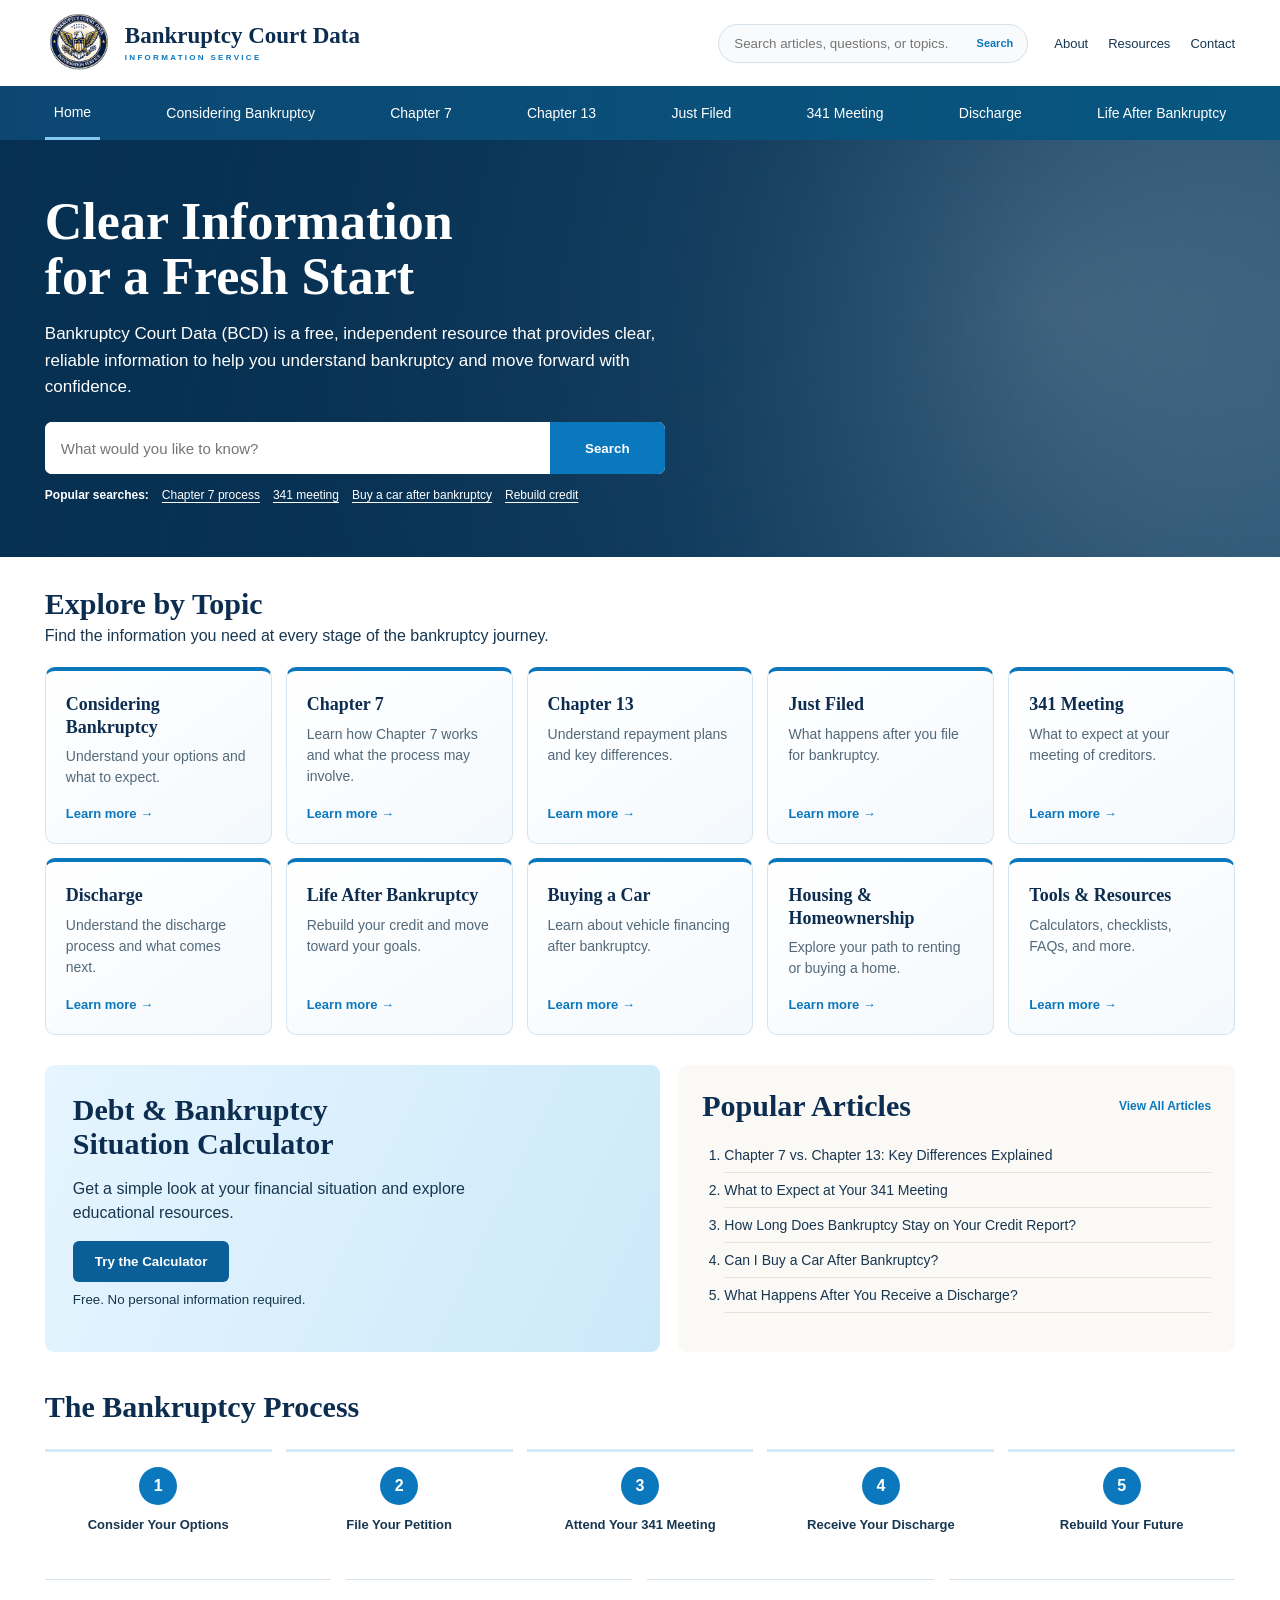
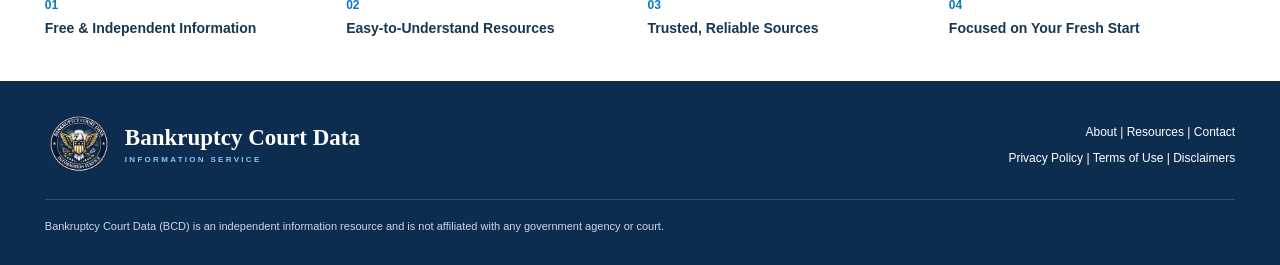
<file: index.html>
<!doctype html>
<html lang="en">
<head>
  <meta charset="utf-8">
  <meta name="viewport" content="width=device-width, initial-scale=1">
  <meta name="description" content="Clear, independent bankruptcy information and fresh-start resources.">
  <title>Bankruptcy Court Data | Clear Information for a Fresh Start</title>
  <link rel="stylesheet" href="/styles.css?v=7">
</head>
<body>
<header class="site-header">
  <div class="top wrap">
    <a class="brand" href="/">
      <img src="/bcd-logo.png" alt="Bankruptcy Court Data Information Service logo">
      <span class="brand-copy">
        <strong>Bankruptcy Court Data</strong>
        <small>INFORMATION SERVICE</small>
      </span>
    </a>

    <div class="header-search">
      <input type="search" placeholder="Search articles, questions, or topics..." aria-label="Search">
      <span class="search-word">Search</span>
    </div>

    <div class="minor">
      <a href="#about">About</a>
      <a href="#resources">Resources</a>
      <a href="#contact">Contact</a>
    </div>

    <button class="menu" id="menu" type="button" aria-label="Open navigation">Menu</button>
  </div>

  <nav id="nav">
    <div class="wrap navlinks">
      <a class="active" href="/">Home</a>
      <a href="/considering-bankruptcy/">Considering Bankruptcy</a>
      <a href="/chapter-7/">Chapter 7</a>
      <a href="/chapter-13/">Chapter 13</a>
      <a href="/just-filed/">Just Filed</a>
      <a href="/341-meeting/">341 Meeting</a>
      <a href="/discharge/">Discharge</a>
      <a href="/life-after-bankruptcy/">Life After Bankruptcy</a>
    </div>
  </nav>
</header>

<main>
  <section class="hero">
    <div class="wrap hero-content">
      <h1>Clear Information<br>for a Fresh Start</h1>
      <p>Bankruptcy Court Data (BCD) is a free, independent resource that provides clear, reliable information to help you understand bankruptcy and move forward with confidence.</p>
      <form class="big-search" onsubmit="return false;">
        <input type="search" placeholder="What would you like to know?" aria-label="Search BCD">
        <button type="submit">Search</button>
      </form>
      <div class="popular">
        <b>Popular searches:</b>
        <a href="/chapter-7/">Chapter 7 process</a>
        <a href="#meeting">341 meeting</a>
        <a href="#car">Buy a car after bankruptcy</a>
        <a href="#after">Rebuild credit</a>
      </div>
    </div>
  </section>

  <section class="wrap topics" id="resources">
    <h2>Explore by Topic</h2>
    <p class="sub">Find the information you need at every stage of the bankruptcy journey.</p>

    <div class="topic-grid">
      <a class="topic" id="considering" href="/considering-bankruptcy/"><span class="topic-mark">01</span><b>Considering Bankruptcy</b><p>Understand your options and what to expect.</p><em>Learn more</em></a>
      <a class="topic" id="chapter7" href="/chapter-7/"><span class="topic-mark">07</span><b>Chapter 7</b><p>Learn how Chapter 7 works and what the process may involve.</p><em>Learn more</em></a>
      <a class="topic" id="chapter13" href="/chapter-13/"><span class="topic-mark">13</span><b>Chapter 13</b><p>Understand repayment plans and key differences.</p><em>Learn more</em></a>
      <a class="topic" id="filed" href="/just-filed/"><span class="topic-mark">02</span><b>Just Filed</b><p>What happens after you file for bankruptcy.</p><em>Learn more</em></a>
      <a class="topic" id="meeting" href="/341-meeting/"><span class="topic-mark">341</span><b>341 Meeting</b><p>What to expect at your meeting of creditors.</p><em>Learn more</em></a>
      <a class="topic" id="discharge" href="/discharge/"><span class="topic-mark">03</span><b>Discharge</b><p>Understand the discharge process and what comes next.</p><em>Learn more</em></a>
      <a class="topic" id="after" href="/life-after-bankruptcy/"><span class="topic-mark">04</span><b>Life After Bankruptcy</b><p>Rebuild your credit and move toward your goals.</p><em>Learn more</em></a>
      <a class="topic" id="car" href="/buying-a-car/"><span class="topic-mark">05</span><b>Buying a Car</b><p>Learn about vehicle financing after bankruptcy.</p><em>Learn more</em></a>
      <a class="topic" href="#"><span class="topic-mark">06</span><b>Housing &amp; Homeownership</b><p>Explore your path to renting or buying a home.</p><em>Learn more</em></a>
      <a class="topic" href="#calculator"><span class="topic-mark">+</span><b>Tools &amp; Resources</b><p>Calculators, checklists, FAQs, and more.</p><em>Learn more</em></a>
    </div>
  </section>

  <section class="wrap split">
    <div class="calc-promo" id="calculator">
      <div>
        <h2>Debt &amp; Bankruptcy<br>Situation Calculator</h2>
        <p>Get a simple look at your financial situation and explore educational resources.</p>
        <button id="openCalc" type="button">Try the Calculator</button>
        <small>Free. No personal information required.</small>
      </div>
    </div>

    <div class="articles">
      <div class="article-head"><h2>Popular Articles</h2><a href="#">View All Articles</a></div>
      <ol>
        <li><a href="#">Chapter 7 vs. Chapter 13: Key Differences Explained</a></li>
        <li><a href="#">What to Expect at Your 341 Meeting</a></li>
        <li><a href="#">How Long Does Bankruptcy Stay on Your Credit Report?</a></li>
        <li><a href="#">Can I Buy a Car After Bankruptcy?</a></li>
        <li><a href="#">What Happens After You Receive a Discharge?</a></li>
      </ol>
    </div>
  </section>

  <section class="calculator-panel wrap" id="calcPanel" hidden>
    <div class="calcbox">
      <button class="close" id="closeCalc" type="button">Close</button>
      <h2>Debt Situation Calculator</h2>
      <p>Enter monthly amounts. This is an educational snapshot only.</p>
      <form id="debtForm">
        <label>Take-home income<input id="income" type="number" min="0" required></label>
        <label>Essential expenses<input id="expenses" type="number" min="0" required></label>
        <label>Debt payments<input id="payments" type="number" min="0" required></label>
        <label>Total unsecured debt<input id="debt" type="number" min="0"></label>
        <button type="submit">Calculate</button>
      </form>
      <div id="result" hidden><b id="resultText"></b><p id="resultMsg"></p></div>
      <small>This calculator does not determine whether you should file bankruptcy and is not legal or financial advice.</small>
    </div>
  </section>

  <section class="wrap process">
    <h2>The Bankruptcy Process</h2>
    <div class="steps">
      <div><span>1</span><b>Consider Your Options</b></div>
      <div><span>2</span><b>File Your Petition</b></div>
      <div><span>3</span><b>Attend Your 341 Meeting</b></div>
      <div><span>4</span><b>Receive Your Discharge</b></div>
      <div><span>5</span><b>Rebuild Your Future</b></div>
    </div>
  </section>

  <section class="wrap promise" id="about">
    <div><span>01</span><p><b>Free &amp; Independent Information</b></p></div>
    <div><span>02</span><p><b>Easy-to-Understand Resources</b></p></div>
    <div><span>03</span><p><b>Trusted, Reliable Sources</b></p></div>
    <div><span>04</span><p><b>Focused on Your Fresh Start</b></p></div>
  </section>
</main>

<footer id="contact">
  <div class="wrap footer">
    <a class="brand footer-brand" href="/">
      <img src="/bcd-logo.png" alt="Bankruptcy Court Data Information Service logo">
      <span class="brand-copy"><strong>Bankruptcy Court Data</strong><small>INFORMATION SERVICE</small></span>
    </a>
    <div class="footerlinks">
      <p><a href="#about">About</a> | <a href="#resources">Resources</a> | <a href="#contact">Contact</a></p>
      <p><a href="#">Privacy Policy</a> | <a href="#">Terms of Use</a> | <a href="#">Disclaimers</a></p>
    </div>
    <p class="disclaimer">Bankruptcy Court Data (BCD) is an independent information resource and is not affiliated with any government agency or court.</p>
  </div>
</footer>

<script src="/script.js?v=7"></script>
</body>
</html>
</file>
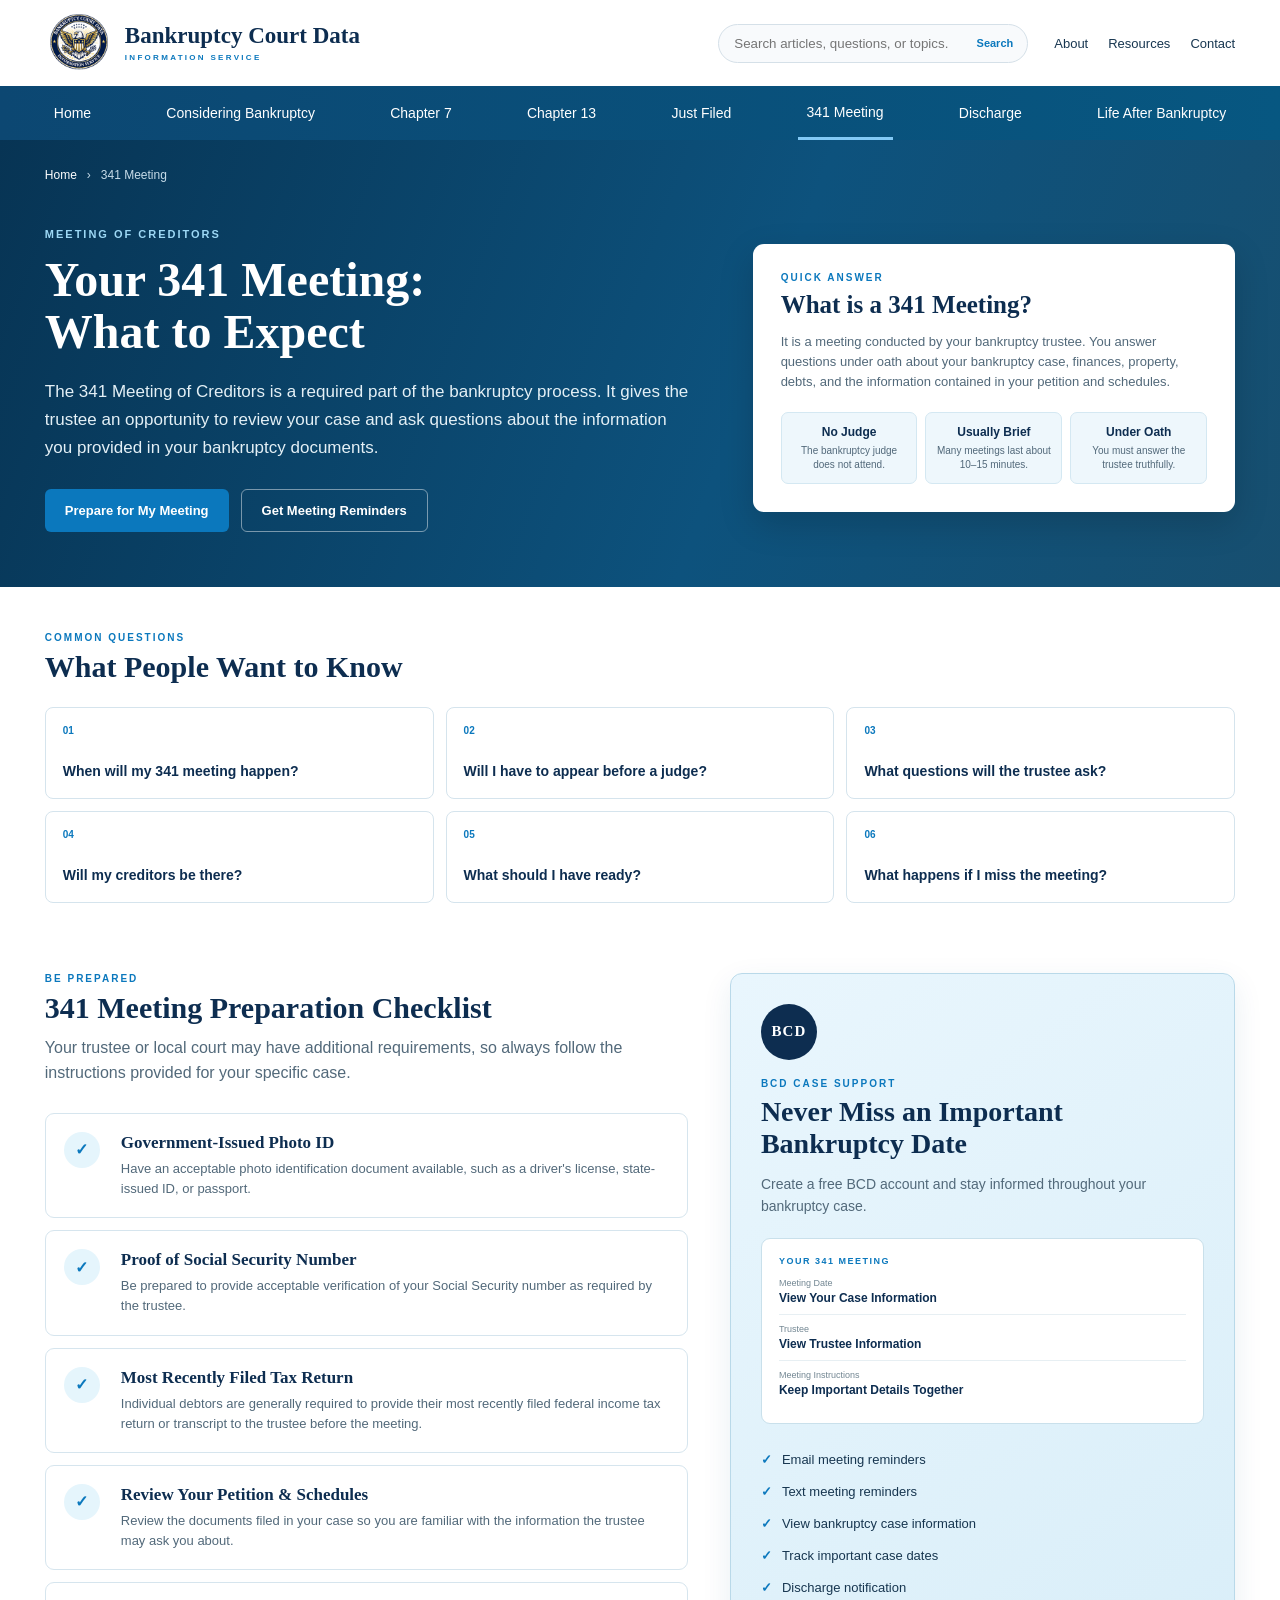
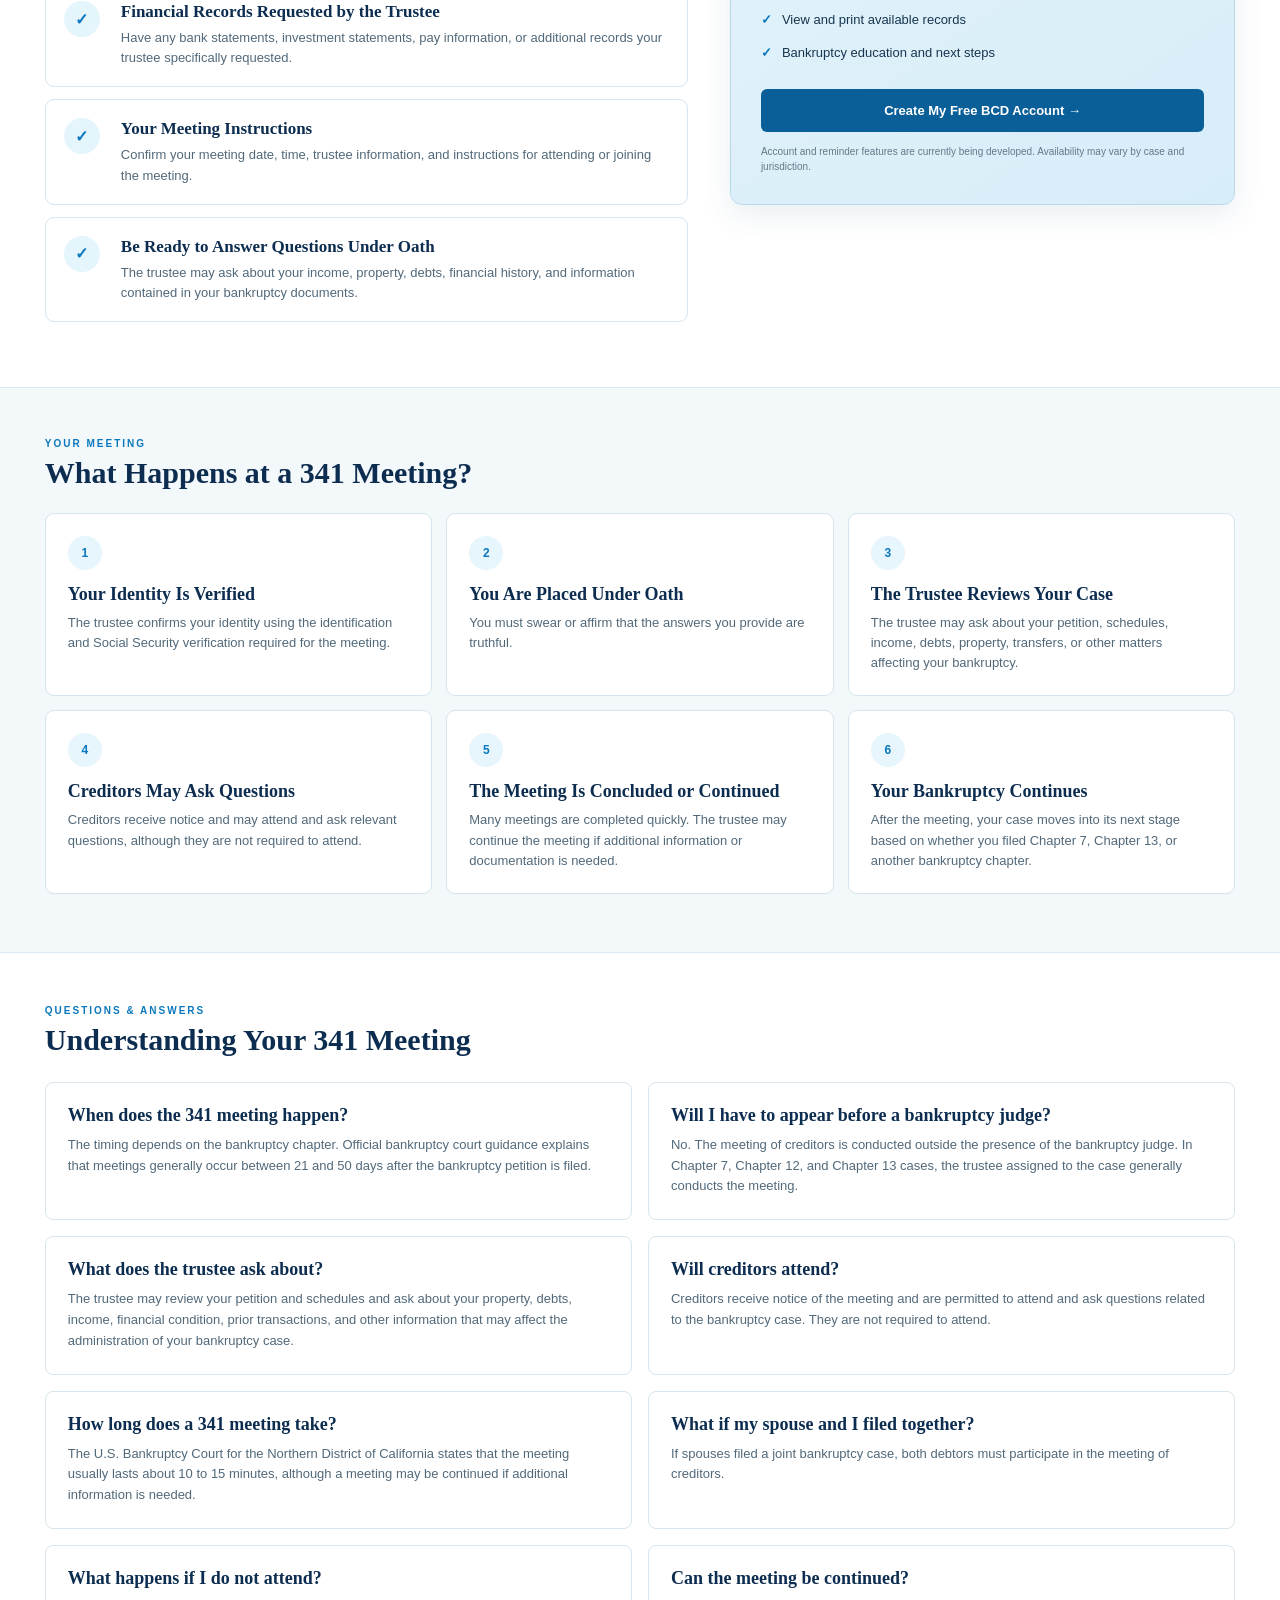
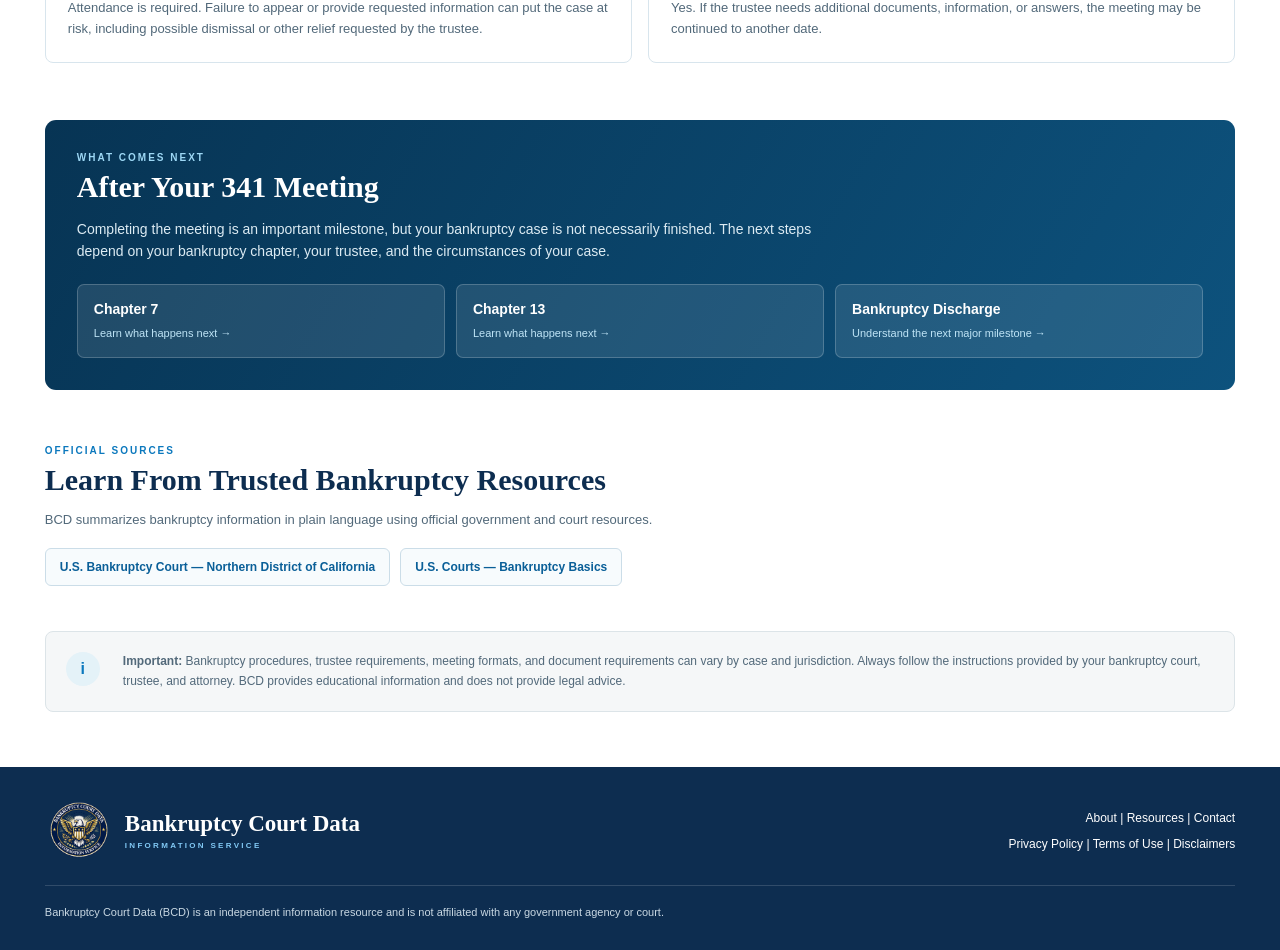
<file: 341-meeting/index.html>
<!doctype html>
<html lang="en">
<head>
  <meta charset="utf-8">
  <meta name="viewport" content="width=device-width, initial-scale=1">
  <meta name="description" content="Learn what happens at a 341 Meeting of Creditors, how to prepare, what to bring, and what happens afterward.">
  <title>341 Meeting of Creditors | Bankruptcy Court Data</title>
  <link rel="stylesheet" href="/styles.css?v=8">
</head>

<body>

<header class="site-header">
  <div class="top wrap">

    <a class="brand" href="/">
      <img src="/bcd-logo.png" alt="Bankruptcy Court Data Information Service logo">
      <span class="brand-copy">
        <strong>Bankruptcy Court Data</strong>
        <small>INFORMATION SERVICE</small>
      </span>
    </a>

    <div class="header-search">
      <input type="search" placeholder="Search articles, questions, or topics..." aria-label="Search">
      <span class="search-word">Search</span>
    </div>

    <div class="minor">
      <a href="/#about">About</a>
      <a href="/#resources">Resources</a>
      <a href="/#contact">Contact</a>
    </div>

    <button class="menu" id="menu" type="button" aria-label="Open navigation">Menu</button>

  </div>

  <nav id="nav">
    <div class="wrap navlinks">
      <a href="/">Home</a>
      <a href="/considering-bankruptcy/">Considering Bankruptcy</a>
      <a href="/chapter-7/">Chapter 7</a>
      <a href="/chapter-13/">Chapter 13</a>
      <a href="/just-filed/">Just Filed</a>
      <a class="active" href="/341-meeting/">341 Meeting</a>
      <a href="/#discharge">Discharge</a>
      <a href="/#after">Life After Bankruptcy</a>
    </div>
  </nav>
</header>


<main>

  <!-- HERO -->

  <section class="m341-hero">
    <div class="wrap">

      <div class="m341-breadcrumbs">
        <a href="/">Home</a>
        <span>›</span>
        <span>341 Meeting</span>
      </div>

      <div class="m341-hero-grid">

        <div class="m341-hero-copy">

          <span class="m341-eyebrow">MEETING OF CREDITORS</span>

          <h1>Your 341 Meeting:<br>What to Expect</h1>

          <p>
            The 341 Meeting of Creditors is a required part of the bankruptcy process.
            It gives the trustee an opportunity to review your case and ask questions
            about the information you provided in your bankruptcy documents.
          </p>

          <div class="m341-hero-actions">
            <a class="m341-primary-btn" href="#prepare">Prepare for My Meeting</a>
            <a class="m341-secondary-btn" href="#reminders">Get Meeting Reminders</a>
          </div>

        </div>

        <div class="m341-quick-card">
          <span class="m341-card-label">QUICK ANSWER</span>

          <h2>What is a 341 Meeting?</h2>

          <p>
            It is a meeting conducted by your bankruptcy trustee. You answer questions
            under oath about your bankruptcy case, finances, property, debts, and the
            information contained in your petition and schedules.
          </p>

          <div class="m341-quick-facts">
            <div>
              <b>No Judge</b>
              <span>The bankruptcy judge does not attend.</span>
            </div>

            <div>
              <b>Usually Brief</b>
              <span>Many meetings last about 10–15 minutes.</span>
            </div>

            <div>
              <b>Under Oath</b>
              <span>You must answer the trustee truthfully.</span>
            </div>
          </div>

        </div>

      </div>
    </div>
  </section>


  <!-- POPULAR QUESTIONS -->

  <section class="wrap m341-popular">

    <div class="m341-section-heading">
      <div>
        <span class="m341-section-label">COMMON QUESTIONS</span>
        <h2>What People Want to Know</h2>
      </div>
    </div>

    <div class="m341-question-grid">

      <a href="#when">
        <span>01</span>
        <b>When will my 341 meeting happen?</b>
      </a>

      <a href="#judge">
        <span>02</span>
        <b>Will I have to appear before a judge?</b>
      </a>

      <a href="#questions">
        <span>03</span>
        <b>What questions will the trustee ask?</b>
      </a>

      <a href="#creditors">
        <span>04</span>
        <b>Will my creditors be there?</b>
      </a>

      <a href="#prepare">
        <span>05</span>
        <b>What should I have ready?</b>
      </a>

      <a href="#miss">
        <span>06</span>
        <b>What happens if I miss the meeting?</b>
      </a>

    </div>

  </section>


  <!-- PREP + ACCOUNT -->

  <section class="wrap m341-main-grid" id="prepare">

    <div class="m341-prep">

      <span class="m341-section-label">BE PREPARED</span>
      <h2>341 Meeting Preparation Checklist</h2>

      <p class="m341-intro">
        Your trustee or local court may have additional requirements, so always follow
        the instructions provided for your specific case.
      </p>


      <div class="m341-checklist">

        <div class="m341-check">
          <span>✓</span>
          <div>
            <h3>Government-Issued Photo ID</h3>
            <p>
              Have an acceptable photo identification document available, such as a
              driver's license, state-issued ID, or passport.
            </p>
          </div>
        </div>


        <div class="m341-check">
          <span>✓</span>
          <div>
            <h3>Proof of Social Security Number</h3>
            <p>
              Be prepared to provide acceptable verification of your Social Security
              number as required by the trustee.
            </p>
          </div>
        </div>


        <div class="m341-check">
          <span>✓</span>
          <div>
            <h3>Most Recently Filed Tax Return</h3>
            <p>
              Individual debtors are generally required to provide their most recently
              filed federal income tax return or transcript to the trustee before the meeting.
            </p>
          </div>
        </div>


        <div class="m341-check">
          <span>✓</span>
          <div>
            <h3>Review Your Petition &amp; Schedules</h3>
            <p>
              Review the documents filed in your case so you are familiar with the
              information the trustee may ask you about.
            </p>
          </div>
        </div>


        <div class="m341-check">
          <span>✓</span>
          <div>
            <h3>Financial Records Requested by the Trustee</h3>
            <p>
              Have any bank statements, investment statements, pay information, or
              additional records your trustee specifically requested.
            </p>
          </div>
        </div>


        <div class="m341-check">
          <span>✓</span>
          <div>
            <h3>Your Meeting Instructions</h3>
            <p>
              Confirm your meeting date, time, trustee information, and instructions
              for attending or joining the meeting.
            </p>
          </div>
        </div>


        <div class="m341-check">
          <span>✓</span>
          <div>
            <h3>Be Ready to Answer Questions Under Oath</h3>
            <p>
              The trustee may ask about your income, property, debts, financial history,
              and information contained in your bankruptcy documents.
            </p>
          </div>
        </div>

      </div>

    </div>


    <!-- FUTURE BCD ACCOUNT -->

    <aside class="m341-reminder-card" id="reminders">

      <div class="m341-reminder-seal">BCD</div>

      <span class="m341-section-label">BCD CASE SUPPORT</span>

      <h2>Never Miss an Important Bankruptcy Date</h2>

      <p>
        Create a free BCD account and stay informed throughout your bankruptcy case.
      </p>

      <div class="m341-meeting-preview">

        <span>YOUR 341 MEETING</span>

        <div>
          <small>Meeting Date</small>
          <b>View Your Case Information</b>
        </div>

        <div>
          <small>Trustee</small>
          <b>View Trustee Information</b>
        </div>

        <div>
          <small>Meeting Instructions</small>
          <b>Keep Important Details Together</b>
        </div>

      </div>

      <ul>
        <li><span>✓</span> Email meeting reminders</li>
        <li><span>✓</span> Text meeting reminders</li>
        <li><span>✓</span> View bankruptcy case information</li>
        <li><span>✓</span> Track important case dates</li>
        <li><span>✓</span> Discharge notification</li>
        <li><span>✓</span> View and print available records</li>
        <li><span>✓</span> Bankruptcy education and next steps</li>
      </ul>

      <a class="m341-account-btn" href="#">Create My Free BCD Account →</a>

      <small class="m341-coming-soon">
        Account and reminder features are currently being developed.
        Availability may vary by case and jurisdiction.
      </small>

    </aside>

  </section>


  <!-- WHAT HAPPENS -->

  <section class="m341-process-bg">

    <div class="wrap">

      <div class="m341-section-heading">
        <div>
          <span class="m341-section-label">YOUR MEETING</span>
          <h2>What Happens at a 341 Meeting?</h2>
        </div>
      </div>


      <div class="m341-process-grid">

        <div class="m341-process-card">
          <span>1</span>
          <h3>Your Identity Is Verified</h3>
          <p>
            The trustee confirms your identity using the identification and Social
            Security verification required for the meeting.
          </p>
        </div>


        <div class="m341-process-card">
          <span>2</span>
          <h3>You Are Placed Under Oath</h3>
          <p>
            You must swear or affirm that the answers you provide are truthful.
          </p>
        </div>


        <div class="m341-process-card">
          <span>3</span>
          <h3>The Trustee Reviews Your Case</h3>
          <p>
            The trustee may ask about your petition, schedules, income, debts,
            property, transfers, or other matters affecting your bankruptcy.
          </p>
        </div>


        <div class="m341-process-card">
          <span>4</span>
          <h3>Creditors May Ask Questions</h3>
          <p>
            Creditors receive notice and may attend and ask relevant questions,
            although they are not required to attend.
          </p>
        </div>


        <div class="m341-process-card">
          <span>5</span>
          <h3>The Meeting Is Concluded or Continued</h3>
          <p>
            Many meetings are completed quickly. The trustee may continue the meeting
            if additional information or documentation is needed.
          </p>
        </div>


        <div class="m341-process-card">
          <span>6</span>
          <h3>Your Bankruptcy Continues</h3>
          <p>
            After the meeting, your case moves into its next stage based on whether
            you filed Chapter 7, Chapter 13, or another bankruptcy chapter.
          </p>
        </div>

      </div>

    </div>

  </section>


  <!-- DETAILED ANSWERS -->

  <section class="wrap m341-answers">

    <span class="m341-section-label">QUESTIONS &amp; ANSWERS</span>
    <h2>Understanding Your 341 Meeting</h2>


    <div class="m341-answer-grid">

      <article id="when">
        <h3>When does the 341 meeting happen?</h3>
        <p>
          The timing depends on the bankruptcy chapter. Official bankruptcy court
          guidance explains that meetings generally occur between 21 and 50 days after
          the bankruptcy petition is filed.
        </p>
      </article>


      <article id="judge">
        <h3>Will I have to appear before a bankruptcy judge?</h3>
        <p>
          No. The meeting of creditors is conducted outside the presence of the
          bankruptcy judge. In Chapter 7, Chapter 12, and Chapter 13 cases, the
          trustee assigned to the case generally conducts the meeting.
        </p>
      </article>


      <article id="questions">
        <h3>What does the trustee ask about?</h3>
        <p>
          The trustee may review your petition and schedules and ask about your
          property, debts, income, financial condition, prior transactions, and other
          information that may affect the administration of your bankruptcy case.
        </p>
      </article>


      <article id="creditors">
        <h3>Will creditors attend?</h3>
        <p>
          Creditors receive notice of the meeting and are permitted to attend and ask
          questions related to the bankruptcy case. They are not required to attend.
        </p>
      </article>


      <article>
        <h3>How long does a 341 meeting take?</h3>
        <p>
          The U.S. Bankruptcy Court for the Northern District of California states
          that the meeting usually lasts about 10 to 15 minutes, although a meeting
          may be continued if additional information is needed.
        </p>
      </article>


      <article>
        <h3>What if my spouse and I filed together?</h3>
        <p>
          If spouses filed a joint bankruptcy case, both debtors must participate in
          the meeting of creditors.
        </p>
      </article>


      <article id="miss">
        <h3>What happens if I do not attend?</h3>
        <p>
          Attendance is required. Failure to appear or provide requested information
          can put the case at risk, including possible dismissal or other relief
          requested by the trustee.
        </p>
      </article>


      <article>
        <h3>Can the meeting be continued?</h3>
        <p>
          Yes. If the trustee needs additional documents, information, or answers,
          the meeting may be continued to another date.
        </p>
      </article>

    </div>

  </section>


  <!-- AFTER 341 -->

  <section class="wrap m341-after">

    <div class="m341-after-copy">

      <span class="m341-section-label">WHAT COMES NEXT</span>

      <h2>After Your 341 Meeting</h2>

      <p>
        Completing the meeting is an important milestone, but your bankruptcy case
        is not necessarily finished. The next steps depend on your bankruptcy chapter,
        your trustee, and the circumstances of your case.
      </p>

      <div class="m341-after-links">
        <a href="/chapter-7/">
          <b>Chapter 7</b>
          <span>Learn what happens next →</span>
        </a>

        <a href="/chapter-13/">
          <b>Chapter 13</b>
          <span>Learn what happens next →</span>
        </a>

        <a href="/#discharge">
          <b>Bankruptcy Discharge</b>
          <span>Understand the next major milestone →</span>
        </a>
      </div>

    </div>

  </section>


  <!-- SOURCES -->

  <section class="wrap m341-sources">

    <span class="m341-section-label">OFFICIAL SOURCES</span>
    <h2>Learn From Trusted Bankruptcy Resources</h2>

    <p>
      BCD summarizes bankruptcy information in plain language using official
      government and court resources.
    </p>

    <div class="m341-source-links">

      <a href="https://www.canb.uscourts.gov/faq/general-bankruptcy/what-341a-meeting-creditors"
         target="_blank"
         rel="noopener">
        U.S. Bankruptcy Court — Northern District of California
      </a>

      <a href="https://www.uscourts.gov/court-programs/bankruptcy/bankruptcy-basics"
         target="_blank"
         rel="noopener">
        U.S. Courts — Bankruptcy Basics
      </a>

    </div>

  </section>


  <!-- NOTICE -->

  <section class="wrap m341-notice">

    <div>
      <span>i</span>
    </div>

    <p>
      <b>Important:</b> Bankruptcy procedures, trustee requirements, meeting formats,
      and document requirements can vary by case and jurisdiction. Always follow the
      instructions provided by your bankruptcy court, trustee, and attorney. BCD
      provides educational information and does not provide legal advice.
    </p>

  </section>

</main>


<footer id="contact">

  <div class="wrap footer">

    <a class="brand footer-brand" href="/">
      <img src="/bcd-logo.png" alt="Bankruptcy Court Data Information Service logo">

      <span class="brand-copy">
        <strong>Bankruptcy Court Data</strong>
        <small>INFORMATION SERVICE</small>
      </span>
    </a>


    <div class="footerlinks">

      <p>
        <a href="/#about">About</a> |
        <a href="/#resources">Resources</a> |
        <a href="/#contact">Contact</a>
      </p>

      <p>
        <a href="#">Privacy Policy</a> |
        <a href="#">Terms of Use</a> |
        <a href="#">Disclaimers</a>
      </p>

    </div>


    <p class="disclaimer">
      Bankruptcy Court Data (BCD) is an independent information resource and is not
      affiliated with any government agency or court.
    </p>

  </div>

</footer>


<script src="/script.js?v=7"></script>

</body>
</html>
</file>
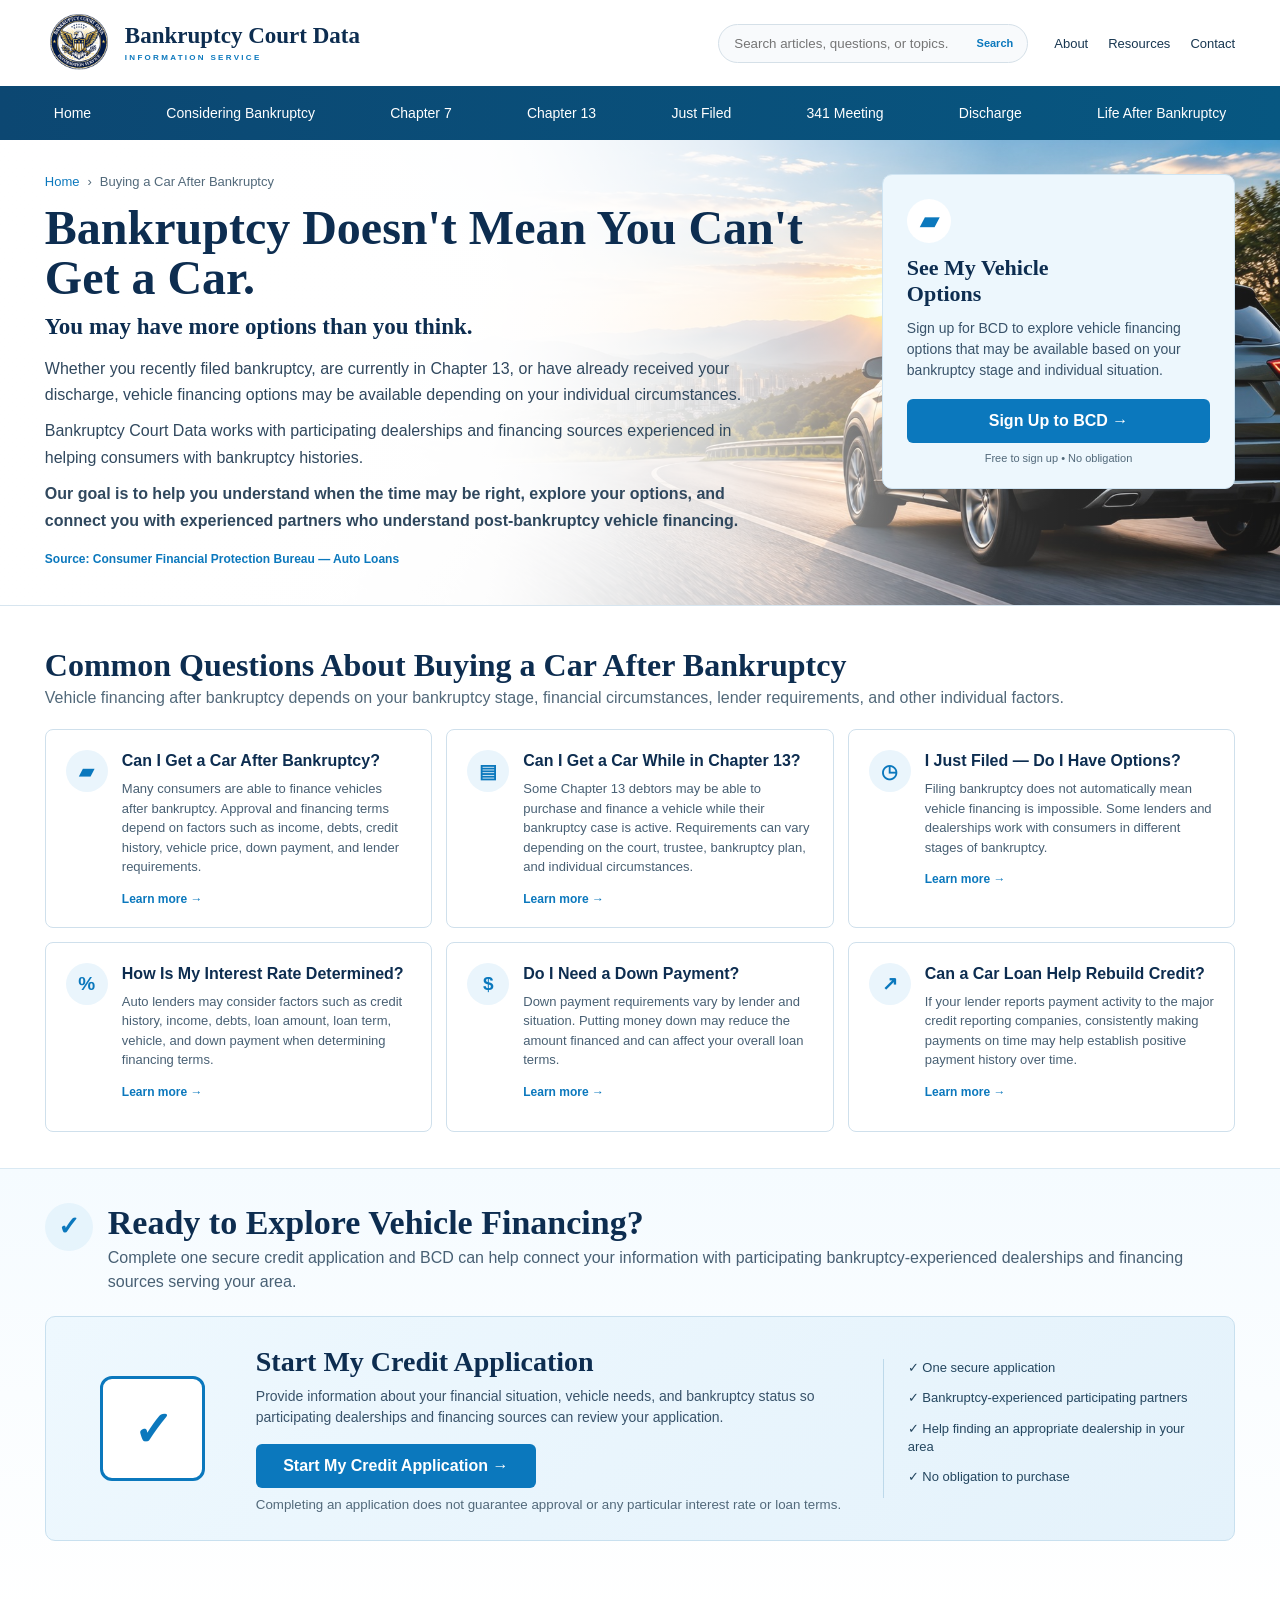
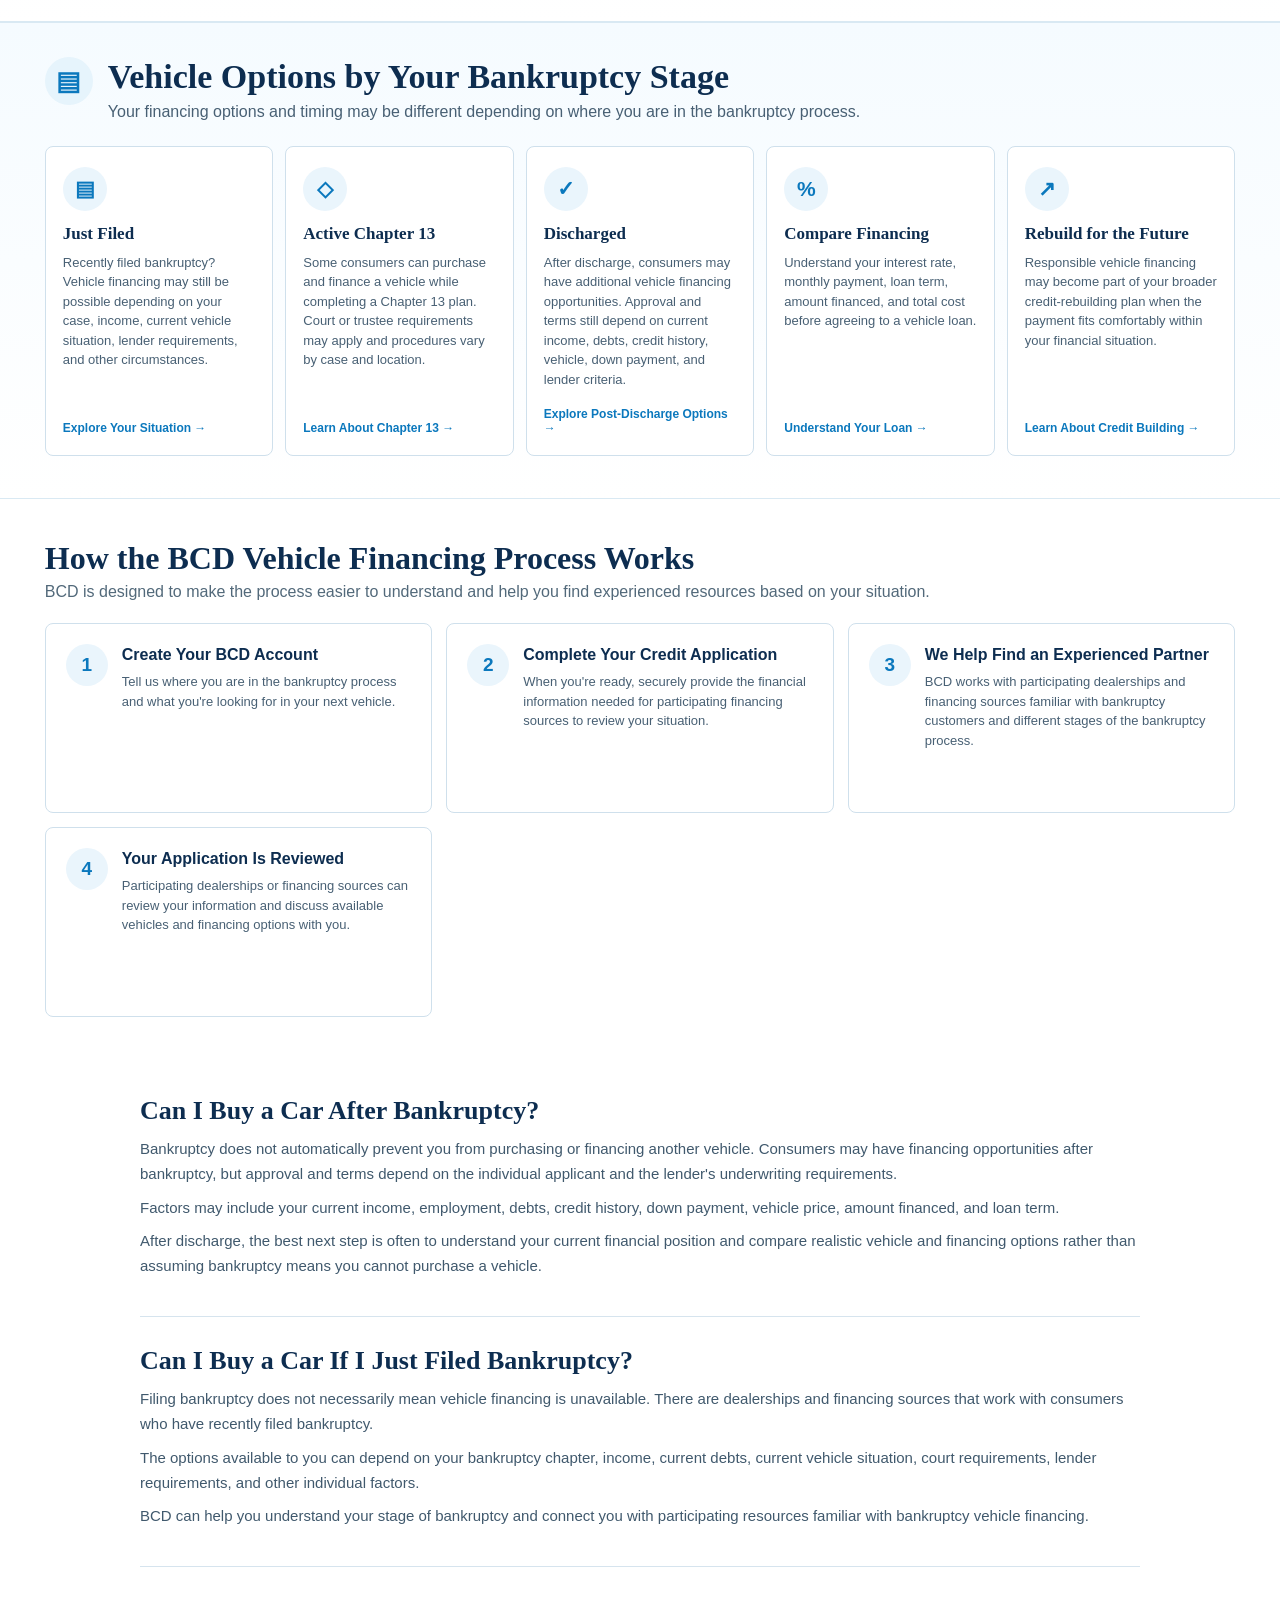
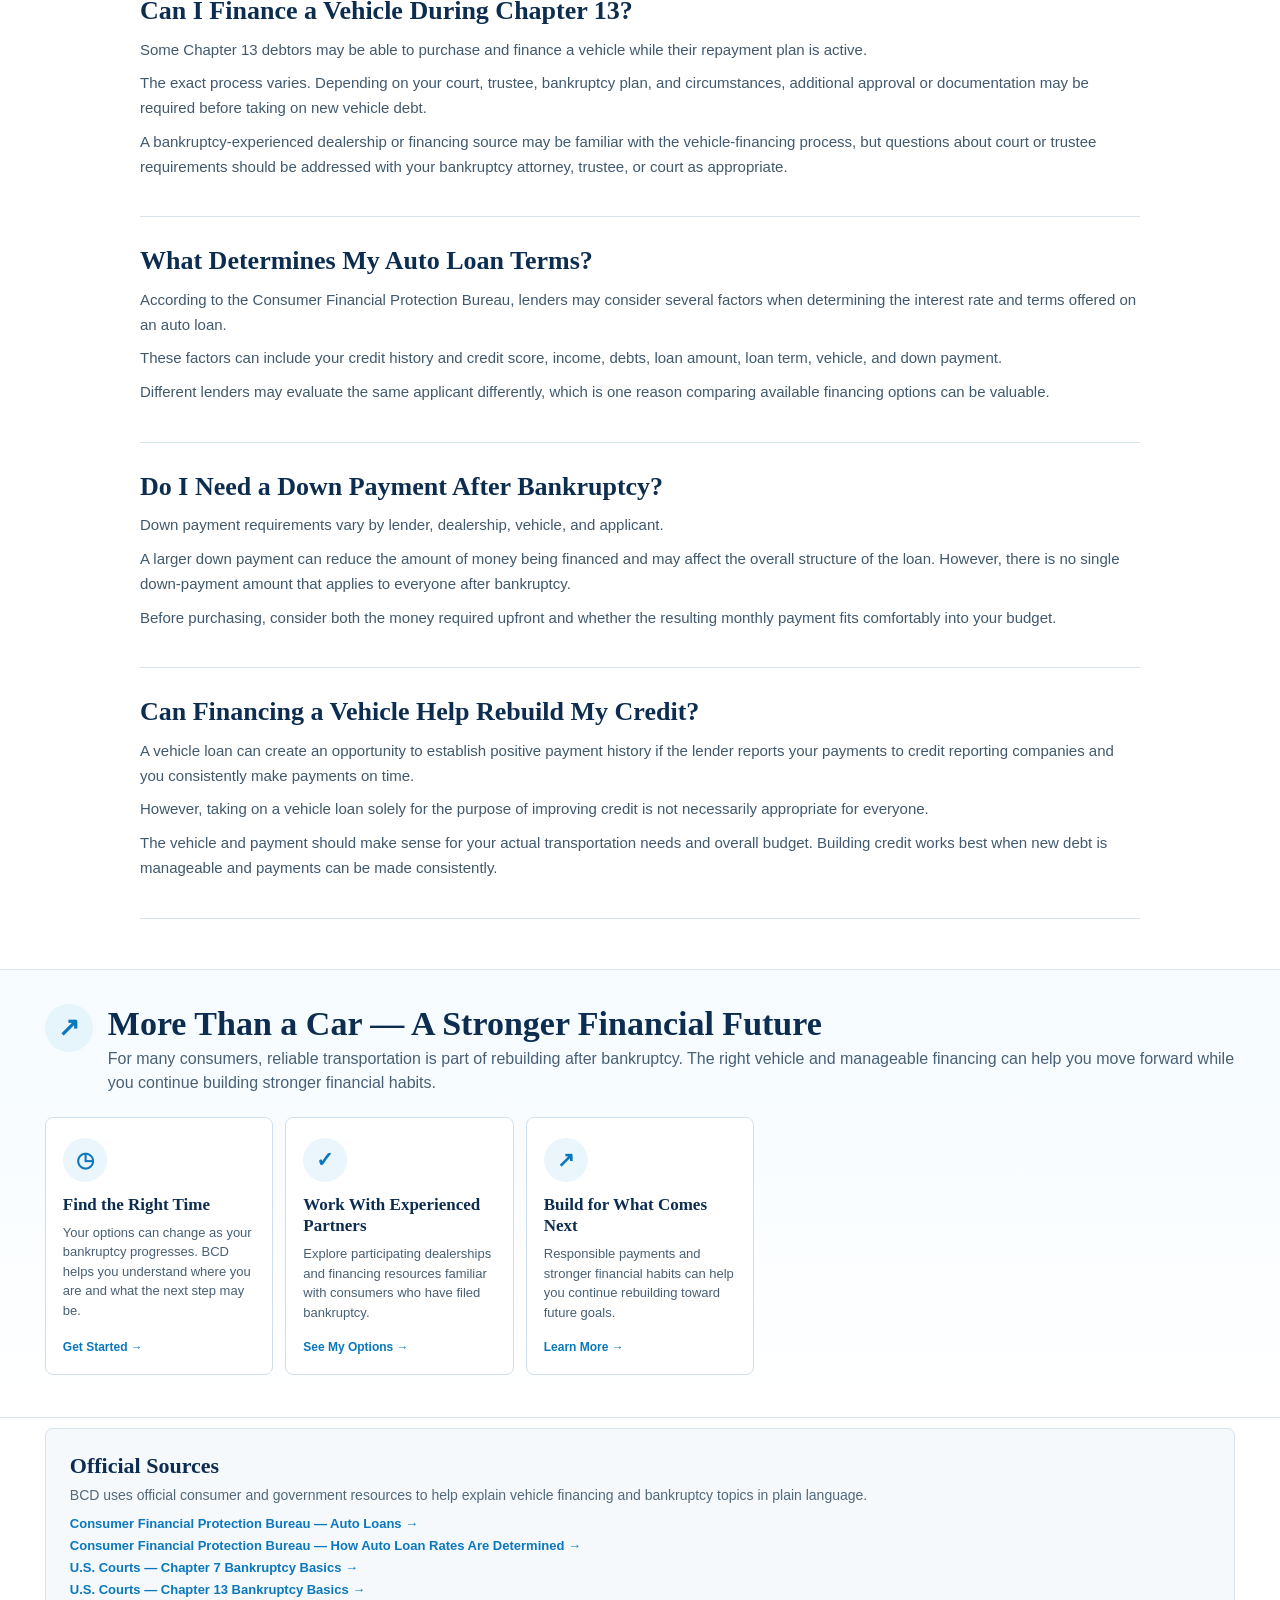
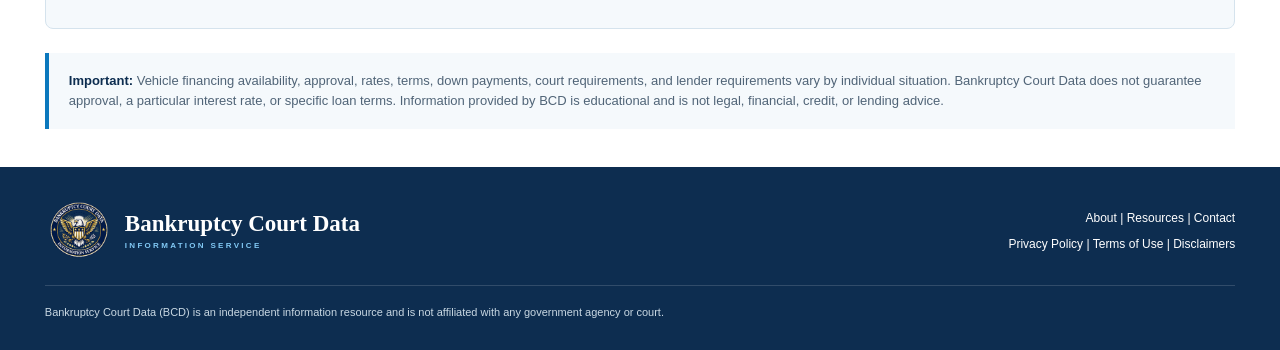
<file: buying-a-car/index.html>
<!doctype html>
<html lang="en">
<head>
  <meta charset="utf-8">
  <meta name="viewport" content="width=device-width, initial-scale=1">

  <meta
    name="description"
    content="Learn about buying and financing a vehicle after bankruptcy. Explore options for recently filed bankruptcy, active Chapter 13, and discharged bankruptcy cases."
  >

  <title>Buying a Car After Bankruptcy | Bankruptcy Court Data</title>

  <link rel="stylesheet" href="/styles.css?v=9">
</head>

<body>


<header class="site-header">

  <div class="top wrap">

    <a class="brand" href="/">
      <img
        src="/bcd-logo.png"
        alt="Bankruptcy Court Data Information Service logo"
      >

      <span class="brand-copy">
        <strong>Bankruptcy Court Data</strong>
        <small>INFORMATION SERVICE</small>
      </span>
    </a>


    <div class="header-search">

      <input
        type="search"
        placeholder="Search articles, questions, or topics..."
        aria-label="Search"
      >

      <span class="search-word">Search</span>

    </div>


    <div class="minor">

      <a href="/#about">About</a>

      <a href="/#resources">Resources</a>

      <a href="/#contact">Contact</a>

    </div>


    <button
      class="menu"
      id="menu"
      type="button"
      aria-label="Open navigation"
    >
      Menu
    </button>

  </div>


  <nav id="nav">

    <div class="wrap navlinks">

      <a href="/">Home</a>

      <a href="/considering-bankruptcy/">
        Considering Bankruptcy
      </a>

      <a href="/chapter-7/">
        Chapter 7
      </a>

      <a href="/chapter-13/">
        Chapter 13
      </a>

      <a href="/just-filed/">
        Just Filed
      </a>

      <a href="/341-meeting/">
        341 Meeting
      </a>

      <a href="/discharge/">
        Discharge
      </a>

      <a href="/life-after-bankruptcy/">
        Life After Bankruptcy
      </a>

    </div>

  </nav>

</header>



<main>


  <!-- HERO -->

  <section
    class="discharge-hero"
    style="
      background-image:
        linear-gradient(
          90deg,
          rgba(255,255,255,.99) 0%,
          rgba(255,255,255,.97) 38%,
          rgba(255,255,255,.75) 57%,
          rgba(255,255,255,.18) 78%,
          rgba(255,255,255,.08) 100%
        ),
        url('/buying-a-car-hero.jpg');

      background-size: cover;
      background-position: center right;
      background-repeat: no-repeat;
    "
  >

    <div class="wrap discharge-hero-grid">


      <div class="discharge-intro">

        <div class="breadcrumbs">

          <a href="/">Home</a>

          <span>›</span>

          <span>Buying a Car After Bankruptcy</span>

        </div>


        <h1>
          Bankruptcy Doesn't Mean You Can't Get a Car.
        </h1>


        <h2>
          You may have more options than you think.
        </h2>


        <p>
          Whether you recently filed bankruptcy, are currently in Chapter 13,
          or have already received your discharge, vehicle financing options
          may be available depending on your individual circumstances.
        </p>


        <p>
          Bankruptcy Court Data works with participating dealerships and
          financing sources experienced in helping consumers with bankruptcy
          histories.
        </p>


        <p>
          <strong>
            Our goal is to help you understand when the time may be right,
            explore your options, and connect you with experienced partners
            who understand post-bankruptcy vehicle financing.
          </strong>
        </p>


        <a
          class="discharge-source"
          href="https://www.consumerfinance.gov/consumer-tools/auto-loans/"
          target="_blank"
          rel="noopener"
        >
          Source: Consumer Financial Protection Bureau — Auto Loans
        </a>

      </div>



      <!-- SIGN UP TO BCD -->

      <aside class="fresh-options-card">

        <div class="fresh-options-icon">
          ▰
        </div>


        <h2>
          See My Vehicle<br>
          Options
        </h2>


        <p>
          Sign up for BCD to explore vehicle financing options that may be
          available based on your bankruptcy stage and individual situation.
        </p>


        <a
          class="fresh-options-button"
          href="#bcd-signup"
        >
          Sign Up to BCD →
        </a>


        <small>
          Free to sign up • No obligation
        </small>

      </aside>


    </div>

  </section>



  <!-- COMMON QUESTIONS -->

  <section class="wrap discharge-questions">

    <h2>
      Common Questions About Buying a Car After Bankruptcy
    </h2>


    <p class="section-sub">
      Vehicle financing after bankruptcy depends on your bankruptcy stage,
      financial circumstances, lender requirements, and other individual
      factors.
    </p>



    <div class="discharge-question-grid">


      <article class="discharge-question-card">

        <span class="dq-icon">
          ▰
        </span>

        <div>

          <h3>
            Can I Get a Car After Bankruptcy?
          </h3>

          <p>
            Many consumers are able to finance vehicles after bankruptcy.
            Approval and financing terms depend on factors such as income,
            debts, credit history, vehicle price, down payment, and lender
            requirements.
          </p>

          <a href="#after-bankruptcy">
            Learn more →
          </a>

        </div>

      </article>



      <article class="discharge-question-card">

        <span class="dq-icon">
          ▤
        </span>

        <div>

          <h3>
            Can I Get a Car While in Chapter 13?
          </h3>

          <p>
            Some Chapter 13 debtors may be able to purchase and finance a
            vehicle while their bankruptcy case is active. Requirements can
            vary depending on the court, trustee, bankruptcy plan, and
            individual circumstances.
          </p>

          <a href="#chapter-13-car">
            Learn more →
          </a>

        </div>

      </article>



      <article class="discharge-question-card">

        <span class="dq-icon">
          ◷
        </span>

        <div>

          <h3>
            I Just Filed — Do I Have Options?
          </h3>

          <p>
            Filing bankruptcy does not automatically mean vehicle financing is
            impossible. Some lenders and dealerships work with consumers in
            different stages of bankruptcy.
          </p>

          <a href="#just-filed-car">
            Learn more →
          </a>

        </div>

      </article>



      <article class="discharge-question-card">

        <span class="dq-icon">
          %
        </span>

        <div>

          <h3>
            How Is My Interest Rate Determined?
          </h3>

          <p>
            Auto lenders may consider factors such as credit history, income,
            debts, loan amount, loan term, vehicle, and down payment when
            determining financing terms.
          </p>

          <a href="#loan-terms">
            Learn more →
          </a>

        </div>

      </article>



      <article class="discharge-question-card">

        <span class="dq-icon">
          $
        </span>

        <div>

          <h3>
            Do I Need a Down Payment?
          </h3>

          <p>
            Down payment requirements vary by lender and situation. Putting
            money down may reduce the amount financed and can affect your
            overall loan terms.
          </p>

          <a href="#down-payment">
            Learn more →
          </a>

        </div>

      </article>



      <article class="discharge-question-card">

        <span class="dq-icon">
          ↗
        </span>

        <div>

          <h3>
            Can a Car Loan Help Rebuild Credit?
          </h3>

          <p>
            If your lender reports payment activity to the major credit
            reporting companies, consistently making payments on time may help
            establish positive payment history over time.
          </p>

          <a href="#rebuild-credit-car">
            Learn more →
          </a>

        </div>

      </article>


    </div>

  </section>



  <!-- CREDIT APPLICATION -->

  <section class="fresh-start-section">

    <div class="wrap">


      <div class="fresh-start-heading">

        <span class="fresh-start-symbol">
          ✓
        </span>


        <div>

          <h2>
            Ready to Explore Vehicle Financing?
          </h2>


          <p>
            Complete one secure credit application and BCD can help connect
            your information with participating bankruptcy-experienced
            dealerships and financing sources serving your area.
          </p>

        </div>

      </div>



      <div class="discharge-account">


        <div class="discharge-account-icon">

          ✓

        </div>


        <div class="discharge-account-copy">

          <h2>
            Start My Credit Application
          </h2>


          <p>
            Provide information about your financial situation, vehicle needs,
            and bankruptcy status so participating dealerships and financing
            sources can review your application.
          </p>


          <a
            class="discharge-account-button"
            href="#"
          >
            Start My Credit Application →
          </a>


          <small>
            Completing an application does not guarantee approval or any
            particular interest rate or loan terms.
          </small>

        </div>



        <div class="discharge-account-benefits">

          <p>
            ✓ One secure application
          </p>

          <p>
            ✓ Bankruptcy-experienced participating partners
          </p>

          <p>
            ✓ Help finding an appropriate dealership in your area
          </p>

          <p>
            ✓ No obligation to purchase
          </p>

        </div>


      </div>


    </div>

  </section>



  <!-- BANKRUPTCY STAGE -->

  <section class="fresh-start-section">

    <div class="wrap">


      <div class="fresh-start-heading">

        <span class="fresh-start-symbol">
          ▤
        </span>


        <div>

          <h2>
            Vehicle Options by Your Bankruptcy Stage
          </h2>


          <p>
            Your financing options and timing may be different depending on
            where you are in the bankruptcy process.
          </p>

        </div>

      </div>



      <div class="fresh-start-grid">



        <a
          class="fresh-start-card"
          href="#just-filed-car"
        >

          <span class="fs-icon">
            ▤
          </span>


          <h3>
            Just Filed
          </h3>


          <p>
            Recently filed bankruptcy? Vehicle financing may still be possible
            depending on your case, income, current vehicle situation, lender
            requirements, and other circumstances.
          </p>


          <strong>
            Explore Your Situation →
          </strong>

        </a>



        <a
          class="fresh-start-card"
          href="#chapter-13-car"
        >

          <span class="fs-icon">
            ◇
          </span>


          <h3>
            Active Chapter 13
          </h3>


          <p>
            Some consumers can purchase and finance a vehicle while completing
            a Chapter 13 plan. Court or trustee requirements may apply and
            procedures vary by case and location.
          </p>


          <strong>
            Learn About Chapter 13 →
          </strong>

        </a>



        <a
          class="fresh-start-card"
          href="#after-bankruptcy"
        >

          <span class="fs-icon">
            ✓
          </span>


          <h3>
            Discharged
          </h3>


          <p>
            After discharge, consumers may have additional vehicle financing
            opportunities. Approval and terms still depend on current income,
            debts, credit history, vehicle, down payment, and lender criteria.
          </p>


          <strong>
            Explore Post-Discharge Options →
          </strong>

        </a>



        <a
          class="fresh-start-card"
          href="#loan-terms"
        >

          <span class="fs-icon">
            %
          </span>


          <h3>
            Compare Financing
          </h3>


          <p>
            Understand your interest rate, monthly payment, loan term, amount
            financed, and total cost before agreeing to a vehicle loan.
          </p>


          <strong>
            Understand Your Loan →
          </strong>

        </a>



        <a
          class="fresh-start-card"
          href="#rebuild-credit-car"
        >

          <span class="fs-icon">
            ↗
          </span>


          <h3>
            Rebuild for the Future
          </h3>


          <p>
            Responsible vehicle financing may become part of your broader
            credit-rebuilding plan when the payment fits comfortably within
            your financial situation.
          </p>


          <strong>
            Learn About Credit Building →
          </strong>

        </a>


      </div>


    </div>

  </section>



  <!-- HOW BCD WORKS -->

  <section class="wrap discharge-questions">

    <h2>
      How the BCD Vehicle Financing Process Works
    </h2>


    <p class="section-sub">
      BCD is designed to make the process easier to understand and help you
      find experienced resources based on your situation.
    </p>



    <div class="discharge-question-grid">


      <article class="discharge-question-card">

        <span class="dq-icon">
          1
        </span>

        <div>

          <h3>
            Create Your BCD Account
          </h3>

          <p>
            Tell us where you are in the bankruptcy process and what you're
            looking for in your next vehicle.
          </p>

        </div>

      </article>



      <article class="discharge-question-card">

        <span class="dq-icon">
          2
        </span>

        <div>

          <h3>
            Complete Your Credit Application
          </h3>

          <p>
            When you're ready, securely provide the financial information
            needed for participating financing sources to review your
            situation.
          </p>

        </div>

      </article>



      <article class="discharge-question-card">

        <span class="dq-icon">
          3
        </span>

        <div>

          <h3>
            We Help Find an Experienced Partner
          </h3>

          <p>
            BCD works with participating dealerships and financing sources
            familiar with bankruptcy customers and different stages of the
            bankruptcy process.
          </p>

        </div>

      </article>



      <article class="discharge-question-card">

        <span class="dq-icon">
          4
        </span>

        <div>

          <h3>
            Your Application Is Reviewed
          </h3>

          <p>
            Participating dealerships or financing sources can review your
            information and discuss available vehicles and financing options
            with you.
          </p>

        </div>

      </article>


    </div>

  </section>



  <!-- DETAILED ANSWERS -->

  <section class="wrap discharge-answers">


    <div
      class="discharge-answer"
      id="after-bankruptcy"
    >

      <h2>
        Can I Buy a Car After Bankruptcy?
      </h2>


      <p>
        Bankruptcy does not automatically prevent you from purchasing or
        financing another vehicle. Consumers may have financing opportunities
        after bankruptcy, but approval and terms depend on the individual
        applicant and the lender's underwriting requirements.
      </p>


      <p>
        Factors may include your current income, employment, debts, credit
        history, down payment, vehicle price, amount financed, and loan term.
      </p>


      <p>
        After discharge, the best next step is often to understand your current
        financial position and compare realistic vehicle and financing options
        rather than assuming bankruptcy means you cannot purchase a vehicle.
      </p>

    </div>



    <div
      class="discharge-answer"
      id="just-filed-car"
    >

      <h2>
        Can I Buy a Car If I Just Filed Bankruptcy?
      </h2>


      <p>
        Filing bankruptcy does not necessarily mean vehicle financing is
        unavailable. There are dealerships and financing sources that work
        with consumers who have recently filed bankruptcy.
      </p>


      <p>
        The options available to you can depend on your bankruptcy chapter,
        income, current debts, current vehicle situation, court requirements,
        lender requirements, and other individual factors.
      </p>


      <p>
        BCD can help you understand your stage of bankruptcy and connect you
        with participating resources familiar with bankruptcy vehicle
        financing.
      </p>

    </div>



    <div
      class="discharge-answer"
      id="chapter-13-car"
    >

      <h2>
        Can I Finance a Vehicle During Chapter 13?
      </h2>


      <p>
        Some Chapter 13 debtors may be able to purchase and finance a vehicle
        while their repayment plan is active.
      </p>


      <p>
        The exact process varies. Depending on your court, trustee, bankruptcy
        plan, and circumstances, additional approval or documentation may be
        required before taking on new vehicle debt.
      </p>


      <p>
        A bankruptcy-experienced dealership or financing source may be familiar
        with the vehicle-financing process, but questions about court or trustee
        requirements should be addressed with your bankruptcy attorney,
        trustee, or court as appropriate.
      </p>

    </div>



    <div
      class="discharge-answer"
      id="loan-terms"
    >

      <h2>
        What Determines My Auto Loan Terms?
      </h2>


      <p>
        According to the Consumer Financial Protection Bureau, lenders may
        consider several factors when determining the interest rate and terms
        offered on an auto loan.
      </p>


      <p>
        These factors can include your credit history and credit score, income,
        debts, loan amount, loan term, vehicle, and down payment.
      </p>


      <p>
        Different lenders may evaluate the same applicant differently, which is
        one reason comparing available financing options can be valuable.
      </p>

    </div>



    <div
      class="discharge-answer"
      id="down-payment"
    >

      <h2>
        Do I Need a Down Payment After Bankruptcy?
      </h2>


      <p>
        Down payment requirements vary by lender, dealership, vehicle, and
        applicant.
      </p>


      <p>
        A larger down payment can reduce the amount of money being financed and
        may affect the overall structure of the loan. However, there is no
        single down-payment amount that applies to everyone after bankruptcy.
      </p>


      <p>
        Before purchasing, consider both the money required upfront and whether
        the resulting monthly payment fits comfortably into your budget.
      </p>

    </div>



    <div
      class="discharge-answer"
      id="rebuild-credit-car"
    >

      <h2>
        Can Financing a Vehicle Help Rebuild My Credit?
      </h2>


      <p>
        A vehicle loan can create an opportunity to establish positive payment
        history if the lender reports your payments to credit reporting
        companies and you consistently make payments on time.
      </p>


      <p>
        However, taking on a vehicle loan solely for the purpose of improving
        credit is not necessarily appropriate for everyone.
      </p>


      <p>
        The vehicle and payment should make sense for your actual transportation
        needs and overall budget. Building credit works best when new debt is
        manageable and payments can be made consistently.
      </p>

    </div>


  </section>



  <!-- STRONGER FUTURE -->

  <section class="fresh-start-section">

    <div class="wrap">


      <div class="fresh-start-heading">

        <span class="fresh-start-symbol">
          ↗
        </span>


        <div>

          <h2>
            More Than a Car — A Stronger Financial Future
          </h2>


          <p>
            For many consumers, reliable transportation is part of rebuilding
            after bankruptcy. The right vehicle and manageable financing can
            help you move forward while you continue building stronger
            financial habits.
          </p>

        </div>

      </div>



      <div class="fresh-start-grid">


        <a
          class="fresh-start-card"
          href="#bcd-signup"
        >

          <span class="fs-icon">
            ◷
          </span>

          <h3>
            Find the Right Time
          </h3>

          <p>
            Your options can change as your bankruptcy progresses. BCD helps
            you understand where you are and what the next step may be.
          </p>

          <strong>
            Get Started →
          </strong>

        </a>



        <a
          class="fresh-start-card"
          href="#bcd-signup"
        >

          <span class="fs-icon">
            ✓
          </span>

          <h3>
            Work With Experienced Partners
          </h3>

          <p>
            Explore participating dealerships and financing resources familiar
            with consumers who have filed bankruptcy.
          </p>

          <strong>
            See My Options →
          </strong>

        </a>



        <a
          class="fresh-start-card"
          href="#rebuild-credit-car"
        >

          <span class="fs-icon">
            ↗
          </span>

          <h3>
            Build for What Comes Next
          </h3>

          <p>
            Responsible payments and stronger financial habits can help you
            continue rebuilding toward future goals.
          </p>

          <strong>
            Learn More →
          </strong>

        </a>


      </div>


    </div>

  </section>



  <!-- OFFICIAL SOURCES -->

  <section class="wrap discharge-sources">

    <h2>
      Official Sources
    </h2>


    <p>
      BCD uses official consumer and government resources to help explain
      vehicle financing and bankruptcy topics in plain language.
    </p>


    <a
      href="https://www.consumerfinance.gov/consumer-tools/auto-loans/"
      target="_blank"
      rel="noopener"
    >
      Consumer Financial Protection Bureau — Auto Loans →
    </a>


    <a
      href="https://www.consumerfinance.gov/ask-cfpb/how-does-a-lender-decide-what-interest-rate-to-offer-me-on-an-auto-loan-en-765/"
      target="_blank"
      rel="noopener"
    >
      Consumer Financial Protection Bureau — How Auto Loan Rates Are Determined →
    </a>


    <a
      href="https://www.uscourts.gov/court-programs/bankruptcy/bankruptcy-basics/chapter-7-bankruptcy-basics"
      target="_blank"
      rel="noopener"
    >
      U.S. Courts — Chapter 7 Bankruptcy Basics →
    </a>


    <a
      href="https://www.uscourts.gov/court-programs/bankruptcy/bankruptcy-basics/chapter-13-bankruptcy-basics"
      target="_blank"
      rel="noopener"
    >
      U.S. Courts — Chapter 13 Bankruptcy Basics →
    </a>

  </section>



  <!-- NOTICE -->

  <section class="wrap discharge-notice">

    <strong>
      Important:
    </strong>

    Vehicle financing availability, approval, rates, terms, down payments,
    court requirements, and lender requirements vary by individual situation.
    Bankruptcy Court Data does not guarantee approval, a particular interest
    rate, or specific loan terms. Information provided by BCD is educational
    and is not legal, financial, credit, or lending advice.

  </section>


</main>



<footer id="contact">

  <div class="wrap footer">


    <a
      class="brand footer-brand"
      href="/"
    >

      <img
        src="/bcd-logo.png"
        alt="Bankruptcy Court Data Information Service logo"
      >


      <span class="brand-copy">

        <strong>
          Bankruptcy Court Data
        </strong>

        <small>
          INFORMATION SERVICE
        </small>

      </span>

    </a>



    <div class="footerlinks">

      <p>

        <a href="/#about">
          About
        </a>

        |

        <a href="/#resources">
          Resources
        </a>

        |

        <a href="/#contact">
          Contact
        </a>

      </p>


      <p>

        <a href="#">
          Privacy Policy
        </a>

        |

        <a href="#">
          Terms of Use
        </a>

        |

        <a href="#">
          Disclaimers
        </a>

      </p>

    </div>



    <p class="disclaimer">

      Bankruptcy Court Data (BCD) is an independent information resource and
      is not affiliated with any government agency or court.

    </p>


  </div>

</footer>



<script src="/script.js?v=7"></script>


</body>
</html>
</file>
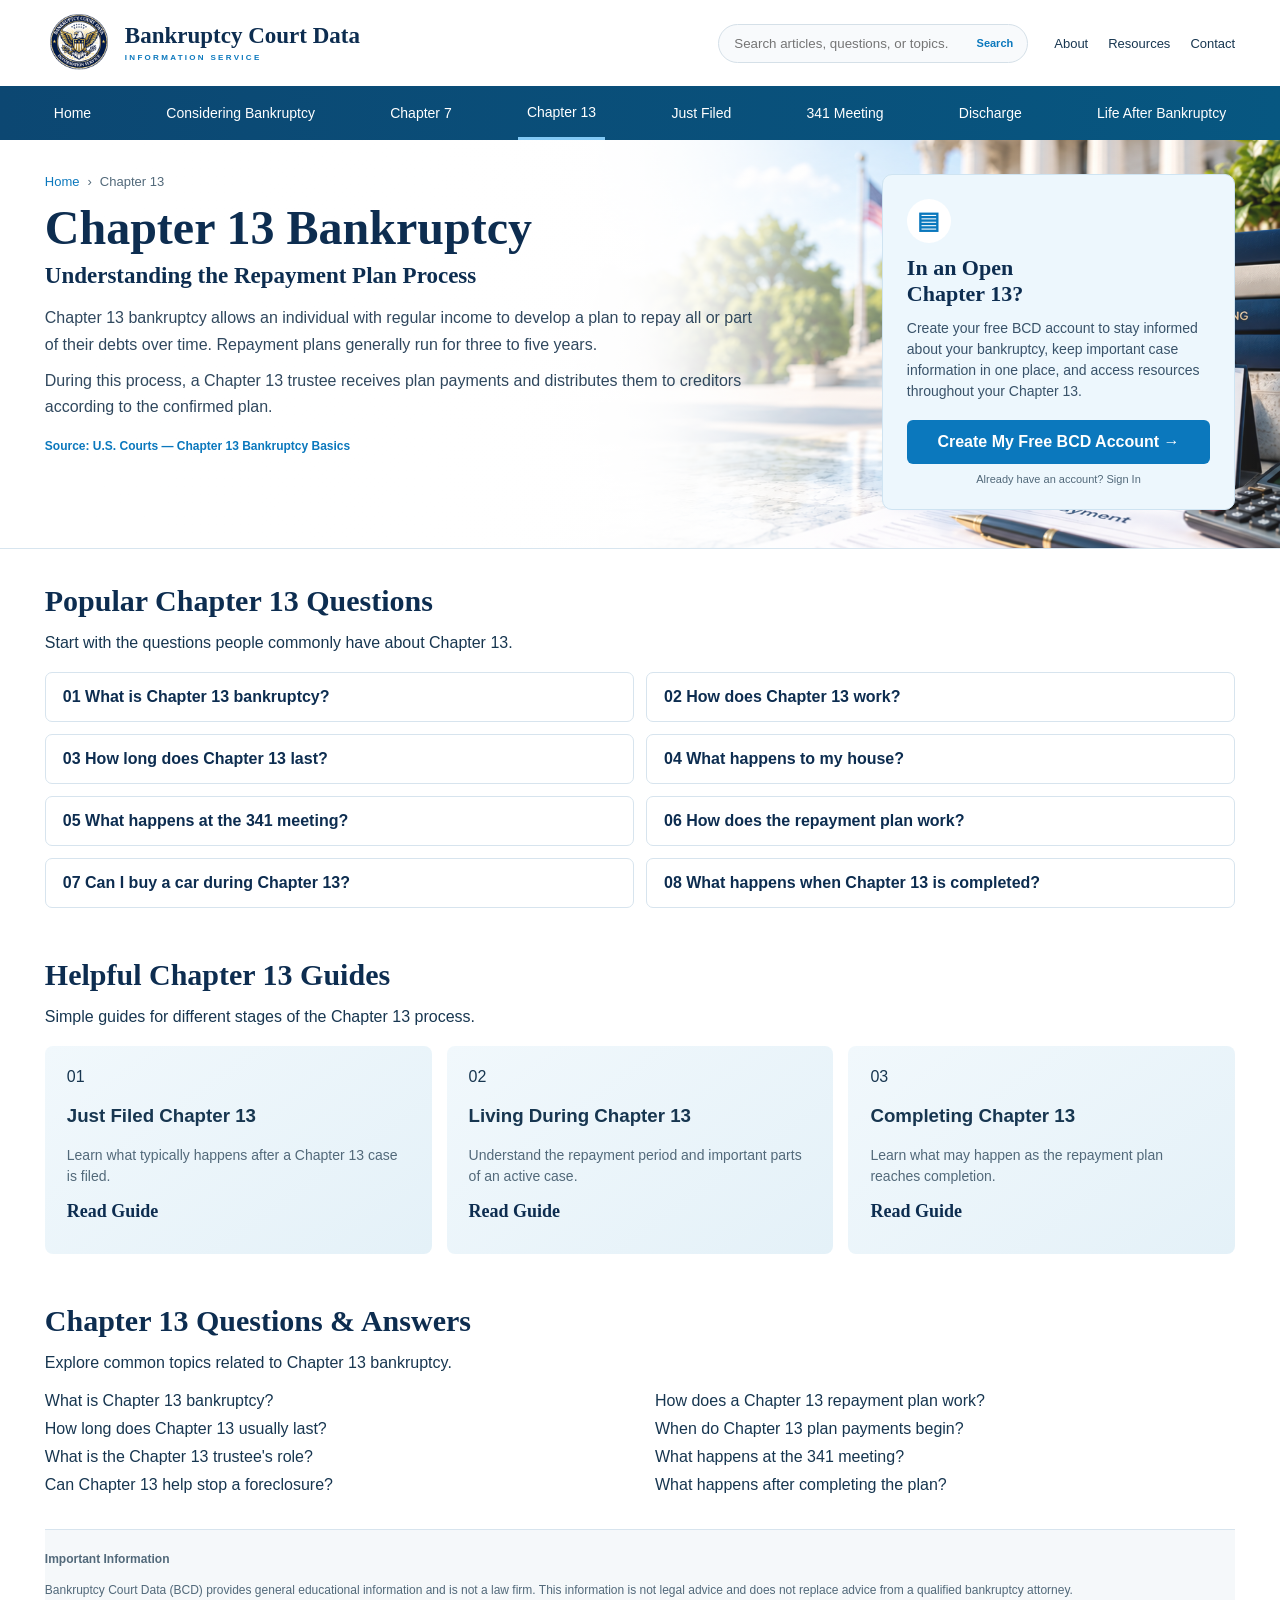
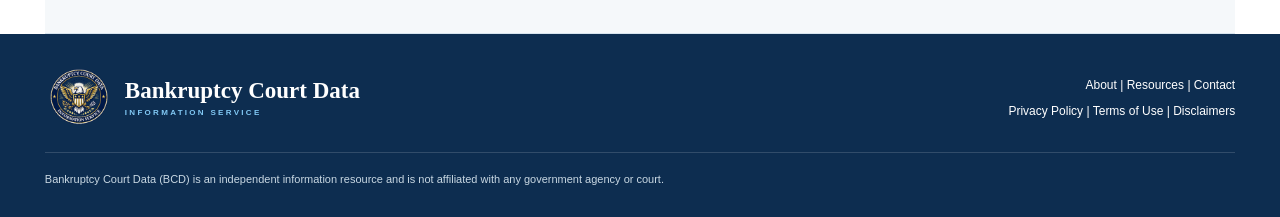
<file: chapter-13/index.html>
<!doctype html>
<html lang="en">

<head>

  <meta charset="utf-8">

  <meta
    name="viewport"
    content="width=device-width, initial-scale=1"
  >

  <meta
    name="description"
    content="Clear, independent information about Chapter 13 bankruptcy, repayment plans, and what to expect during an active Chapter 13 case."
  >

  <title>
    Chapter 13 Bankruptcy | Bankruptcy Court Data
  </title>

  <link
    rel="stylesheet"
    href="/styles.css?v=9"
  >

</head>


<body>


<header class="site-header">

  <div class="top wrap">


    <a class="brand" href="/">

      <img
        src="/bcd-logo.png"
        alt="Bankruptcy Court Data Information Service logo"
      >

      <span class="brand-copy">

        <strong>
          Bankruptcy Court Data
        </strong>

        <small>
          INFORMATION SERVICE
        </small>

      </span>

    </a>



    <div class="header-search">

      <input
        type="search"
        placeholder="Search articles, questions, or topics..."
        aria-label="Search"
      >

      <span class="search-word">
        Search
      </span>

    </div>



    <div class="minor">

      <a href="/#about">
        About
      </a>

      <a href="/#resources">
        Resources
      </a>

      <a href="/#contact">
        Contact
      </a>

    </div>



    <button
      class="menu"
      id="menu"
      type="button"
      aria-label="Open navigation"
    >
      Menu
    </button>


  </div>



  <nav id="nav">

    <div class="wrap navlinks">

      <a href="/">
        Home
      </a>

      <a href="/considering-bankruptcy/">
        Considering Bankruptcy
      </a>

      <a href="/chapter-7/">
        Chapter 7
      </a>

      <a
        class="active"
        href="/chapter-13/"
      >
        Chapter 13
      </a>

      <a href="/just-filed/">
        Just Filed
      </a>

      <a href="/341-meeting/">
        341 Meeting
      </a>

      <a href="/discharge/">
        Discharge
      </a>

      <a href="/life-after-bankruptcy/">
        Life After Bankruptcy
      </a>

    </div>

  </nav>


</header>



<main>


  <!-- CHAPTER 13 HERO -->

  <section
    class="discharge-hero"
    style="
      background-image:
        linear-gradient(
          90deg,
          rgba(255,255,255,1) 0%,
          rgba(255,255,255,.98) 34%,
          rgba(255,255,255,.82) 48%,
          rgba(255,255,255,.32) 65%,
          rgba(255,255,255,.08) 100%
        ),
        url('/chapter-13-hero.png');

      background-size: cover;
      background-position: center right;
      background-repeat: no-repeat;
    "
  >


    <div class="wrap discharge-hero-grid">


      <!-- LEFT HERO CONTENT -->

      <div class="discharge-intro">


        <div class="breadcrumbs">

          <a href="/">
            Home
          </a>

          <span>
            ›
          </span>

          <span>
            Chapter 13
          </span>

        </div>



        <h1>
          Chapter 13 Bankruptcy
        </h1>


        <h2>
          Understanding the Repayment Plan Process
        </h2>



        <p>
          Chapter 13 bankruptcy allows an individual with regular
          income to develop a plan to repay all or part of their
          debts over time. Repayment plans generally run for three
          to five years.
        </p>



        <p>
          During this process, a Chapter 13 trustee receives plan
          payments and distributes them to creditors according to
          the confirmed plan.
        </p>



        <a
          class="discharge-source"
          href="https://www.uscourts.gov/court-programs/bankruptcy/bankruptcy-basics/chapter-13-bankruptcy-basics"
          target="_blank"
          rel="noopener"
        >
          Source: U.S. Courts — Chapter 13 Bankruptcy Basics
        </a>


      </div>



      <!-- BCD CHAPTER 13 SIGNUP -->

      <aside class="fresh-options-card">


        <div class="fresh-options-icon">
          ▤
        </div>


        <h2>
          In an Open<br>
          Chapter 13?
        </h2>


        <p>
          Create your free BCD account to stay informed about
          your bankruptcy, keep important case information in
          one place, and access resources throughout your
          Chapter 13.
        </p>


        <a
          class="fresh-options-button"
          href="#"
        >
          Create My Free BCD Account →
        </a>


        <small>
          Already have an account?
          <a href="#">
            Sign In
          </a>
        </small>


      </aside>


    </div>


  </section>



  <!-- POPULAR QUESTIONS -->

  <section class="question-section">


    <div class="wrap">


      <div class="section-title-row">


        <div>

          <h2>
            Popular Chapter 13 Questions
          </h2>


          <p>
            Start with the questions people commonly have
            about Chapter 13.
          </p>

        </div>


      </div>



      <div class="question-grid">


        <a href="#questions">

          <span>
            01
          </span>

          <b>
            What is Chapter 13 bankruptcy?
          </b>

        </a>



        <a href="#questions">

          <span>
            02
          </span>

          <b>
            How does Chapter 13 work?
          </b>

        </a>



        <a href="#questions">

          <span>
            03
          </span>

          <b>
            How long does Chapter 13 last?
          </b>

        </a>



        <a href="#questions">

          <span>
            04
          </span>

          <b>
            What happens to my house?
          </b>

        </a>



        <a href="#questions">

          <span>
            05
          </span>

          <b>
            What happens at the 341 meeting?
          </b>

        </a>



        <a href="#questions">

          <span>
            06
          </span>

          <b>
            How does the repayment plan work?
          </b>

        </a>



        <a href="#questions">

          <span>
            07
          </span>

          <b>
            Can I buy a car during Chapter 13?
          </b>

        </a>



        <a href="#questions">

          <span>
            08
          </span>

          <b>
            What happens when Chapter 13 is completed?
          </b>

        </a>


      </div>


    </div>


  </section>



  <!-- HELPFUL GUIDES -->

  <section class="wrap guide-section">


    <h2>
      Helpful Chapter 13 Guides
    </h2>


    <p>
      Simple guides for different stages of the
      Chapter 13 process.
    </p>



    <div class="guide-grid">


      <a
        class="guide-card"
        href="#"
      >


        <span>
          01
        </span>


        <h3>
          Just Filed Chapter 13
        </h3>


        <p>
          Learn what typically happens after a
          Chapter 13 case is filed.
        </p>


        <b>
          Read Guide
        </b>


      </a>



      <a
        class="guide-card"
        href="#"
      >


        <span>
          02
        </span>


        <h3>
          Living During Chapter 13
        </h3>


        <p>
          Understand the repayment period and
          important parts of an active case.
        </p>


        <b>
          Read Guide
        </b>


      </a>



      <a
        class="guide-card"
        href="#"
      >


        <span>
          03
        </span>


        <h3>
          Completing Chapter 13
        </h3>


        <p>
          Learn what may happen as the repayment
          plan reaches completion.
        </p>


        <b>
          Read Guide
        </b>


      </a>


    </div>


  </section>



  <!-- CHAPTER 13 QUESTIONS -->

  <section
    class="wrap all-questions"
    id="questions"
  >


    <h2>
      Chapter 13 Questions &amp; Answers
    </h2>


    <p>
      Explore common topics related to
      Chapter 13 bankruptcy.
    </p>



    <div class="simple-links">


      <span>
        What is Chapter 13 bankruptcy?
      </span>


      <span>
        How does a Chapter 13 repayment plan work?
      </span>


      <span>
        How long does Chapter 13 usually last?
      </span>


      <span>
        When do Chapter 13 plan payments begin?
      </span>


      <span>
        What is the Chapter 13 trustee's role?
      </span>


      <span>
        What happens at the 341 meeting?
      </span>


      <span>
        Can Chapter 13 help stop a foreclosure?
      </span>


      <span>
        What happens after completing the plan?
      </span>


    </div>


  </section>



  <!-- IMPORTANT INFORMATION -->

  <section class="wrap ch7-disclaimer">


    <strong>
      Important Information
    </strong>


    <p>
      Bankruptcy Court Data (BCD) provides general
      educational information and is not a law firm.
      This information is not legal advice and does
      not replace advice from a qualified bankruptcy
      attorney.
    </p>


  </section>


</main>



<footer id="contact">


  <div class="wrap footer">


    <a
      class="brand footer-brand"
      href="/"
    >


      <img
        src="/bcd-logo.png"
        alt="Bankruptcy Court Data Information Service logo"
      >


      <span class="brand-copy">

        <strong>
          Bankruptcy Court Data
        </strong>

        <small>
          INFORMATION SERVICE
        </small>

      </span>


    </a>



    <div class="footerlinks">


      <p>

        <a href="/#about">
          About
        </a>

        |

        <a href="/#resources">
          Resources
        </a>

        |

        <a href="/#contact">
          Contact
        </a>

      </p>



      <p>

        <a href="#">
          Privacy Policy
        </a>

        |

        <a href="#">
          Terms of Use
        </a>

        |

        <a href="#">
          Disclaimers
        </a>

      </p>


    </div>



    <p class="disclaimer">

      Bankruptcy Court Data (BCD) is an independent
      information resource and is not affiliated
      with any government agency or court.

    </p>


  </div>


</footer>



<script src="/script.js?v=7"></script>


</body>

</html>
</file>
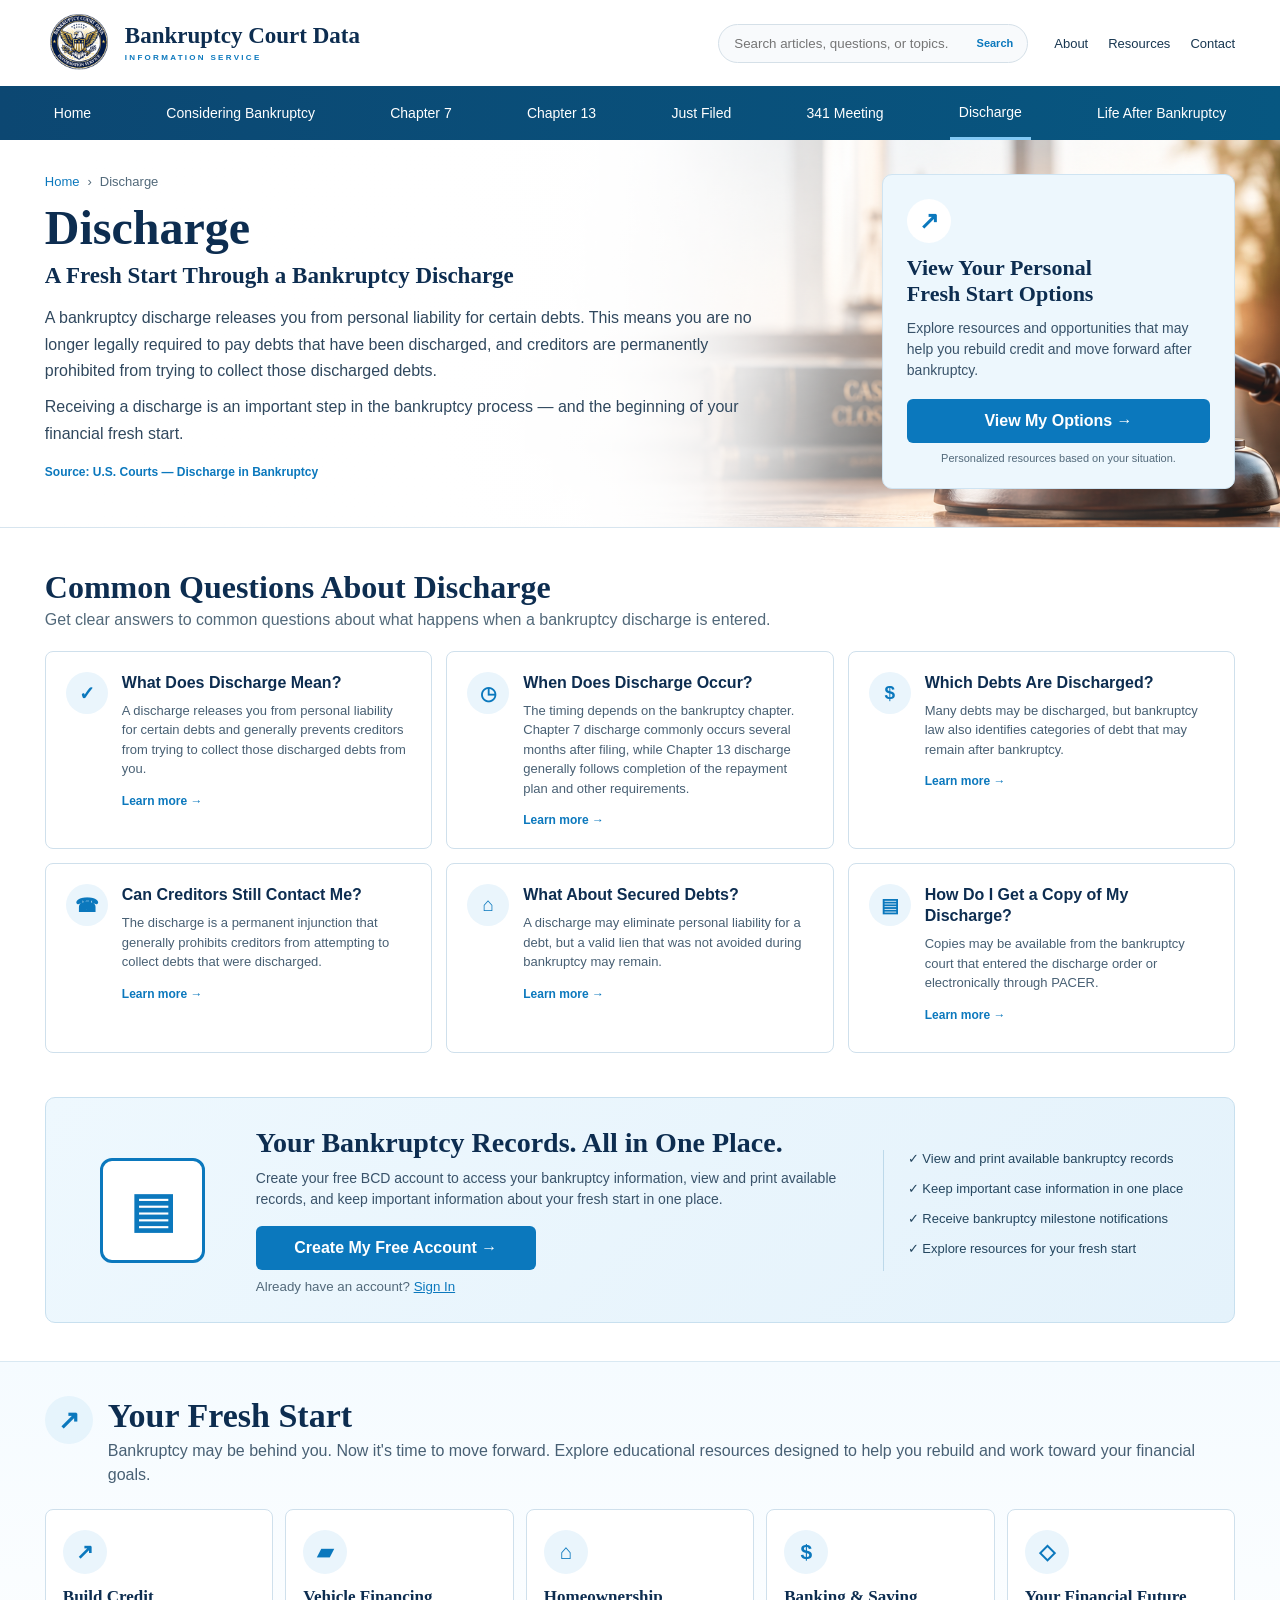
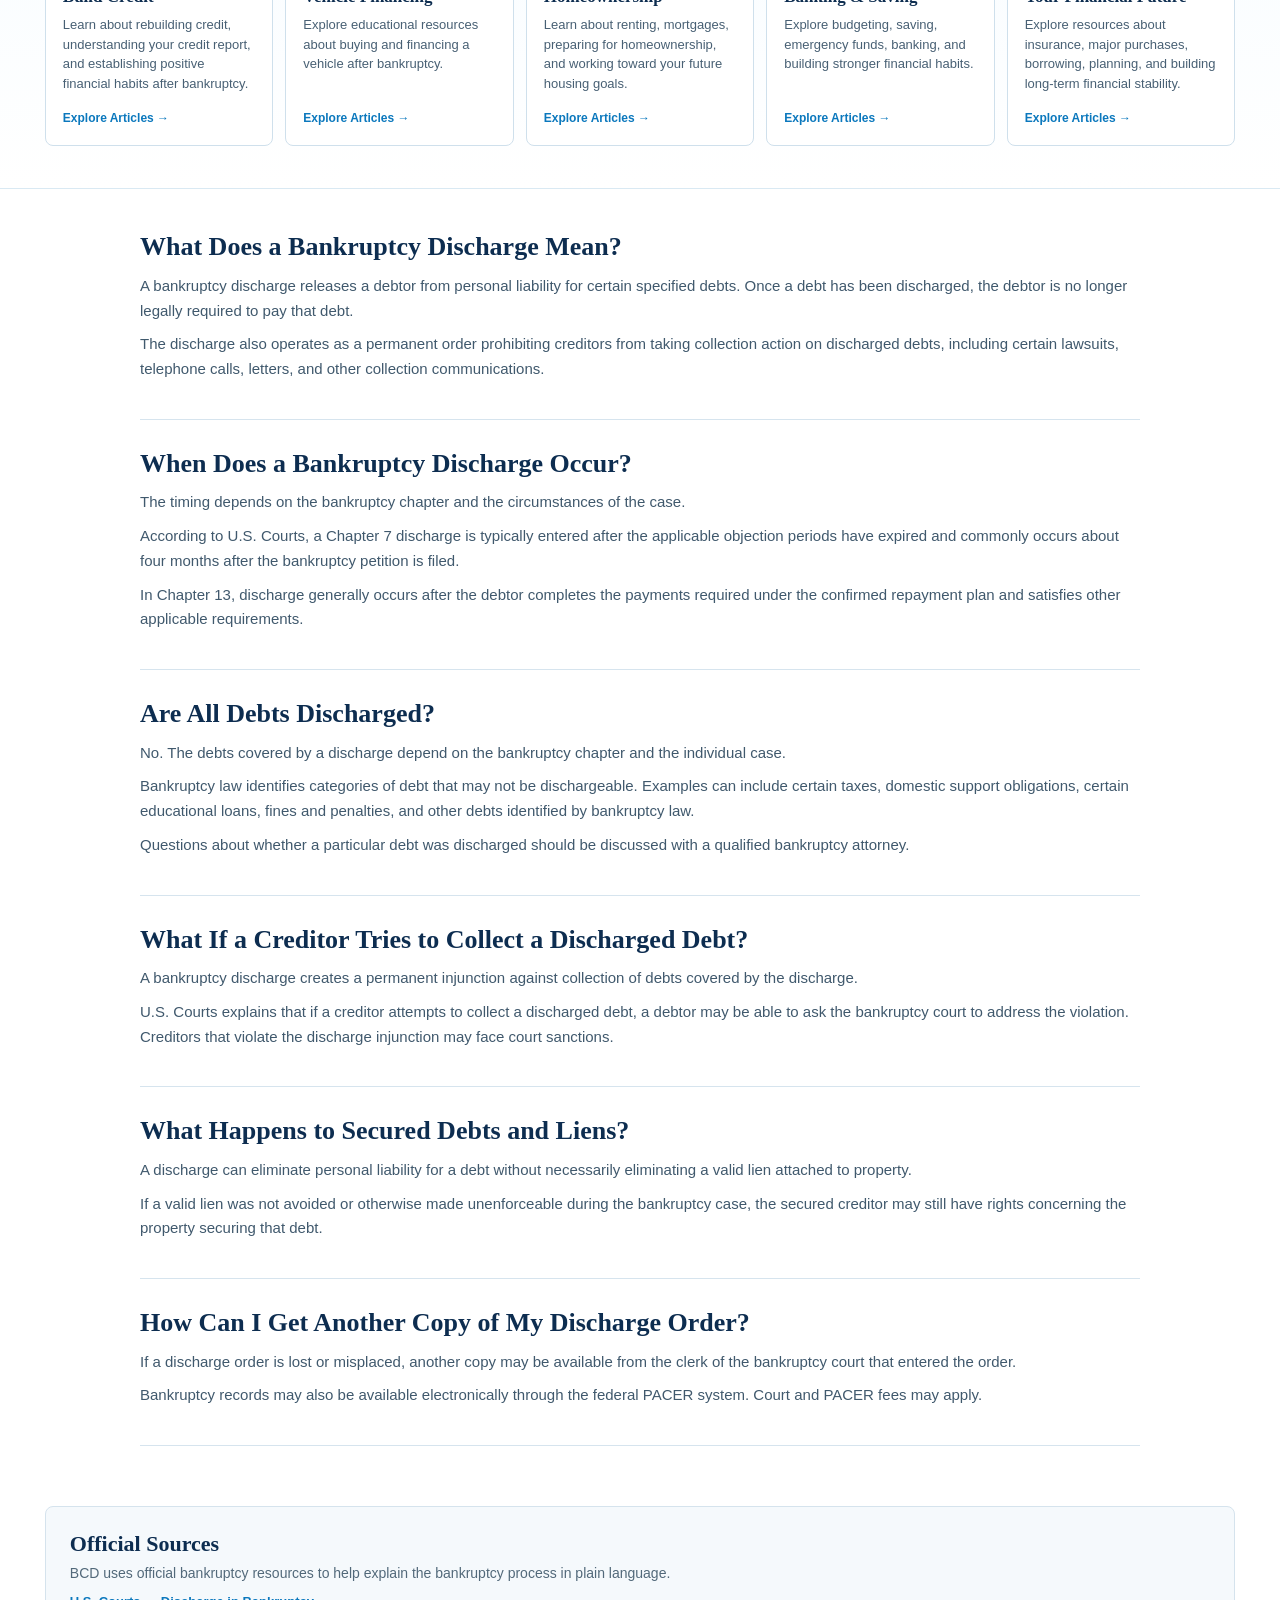
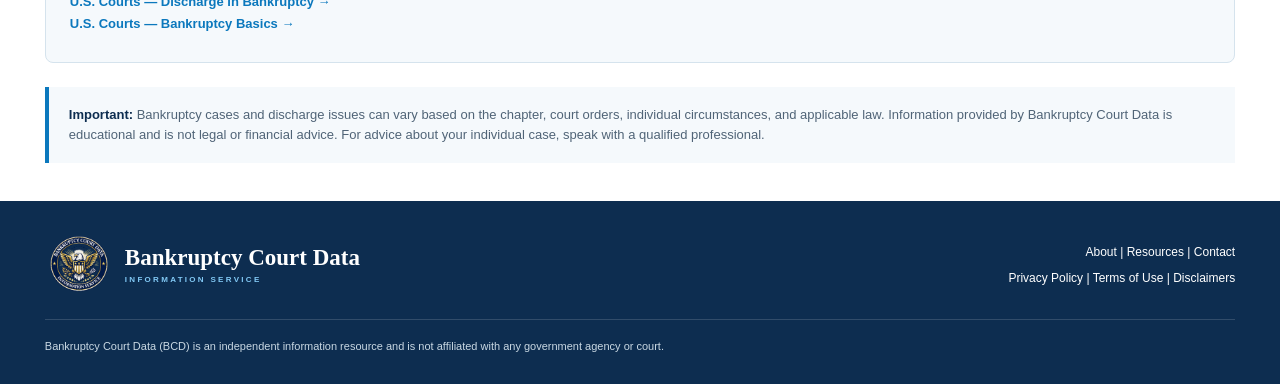
<file: discharge/index.html>
<!doctype html>
<html lang="en">
<head>
  <meta charset="utf-8">
  <meta name="viewport" content="width=device-width, initial-scale=1">

  <meta name="description" content="Learn what a bankruptcy discharge means, when it occurs, what debts may be discharged, and explore resources for your financial fresh start.">

  <title>Bankruptcy Discharge | Bankruptcy Court Data</title>

  <link rel="stylesheet" href="/styles.css?v=9">
</head>

<body>

<header class="site-header">

  <div class="top wrap">

    <a class="brand" href="/">
      <img src="/bcd-logo.png" alt="Bankruptcy Court Data Information Service logo">

      <span class="brand-copy">
        <strong>Bankruptcy Court Data</strong>
        <small>INFORMATION SERVICE</small>
      </span>
    </a>

    <div class="header-search">
      <input
        type="search"
        placeholder="Search articles, questions, or topics..."
        aria-label="Search"
      >
      <span class="search-word">Search</span>
    </div>

    <div class="minor">
      <a href="/#about">About</a>
      <a href="/#resources">Resources</a>
      <a href="/#contact">Contact</a>
    </div>

    <button
      class="menu"
      id="menu"
      type="button"
      aria-label="Open navigation"
    >
      Menu
    </button>

  </div>

  <nav id="nav">
    <div class="wrap navlinks">

      <a href="/">Home</a>
      <a href="/considering-bankruptcy/">Considering Bankruptcy</a>
      <a href="/chapter-7/">Chapter 7</a>
      <a href="/chapter-13/">Chapter 13</a>
      <a href="/just-filed/">Just Filed</a>
      <a href="/341-meeting/">341 Meeting</a>
      <a class="active" href="/discharge/">Discharge</a>
      <a href="/#after">Life After Bankruptcy</a>

    </div>
  </nav>

</header>


<main>

  <!-- HERO -->

  <section
  class="discharge-hero"
  style="
    background-image:
      linear-gradient(
        90deg,
        rgba(255,255,255,1) 0%,
        rgba(255,255,255,.98) 34%,
        rgba(255,255,255,.82) 48%,
        rgba(255,255,255,.32) 65%,
        rgba(255,255,255,.08) 100%
      ),
      url('/discharge-hero.png');
    background-size: cover;
    background-position: center right;
    background-repeat: no-repeat;
  "
>

    <div class="wrap discharge-hero-grid">

      <div class="discharge-intro">

        <div class="breadcrumbs">
          <a href="/">Home</a>
          <span>›</span>
          <span>Discharge</span>
        </div>

        <h1>Discharge</h1>

        <h2>A Fresh Start Through a Bankruptcy Discharge</h2>

        <p>
          A bankruptcy discharge releases you from personal liability for
          certain debts. This means you are no longer legally required to pay
          debts that have been discharged, and creditors are permanently
          prohibited from trying to collect those discharged debts.
        </p>

        <p>
          Receiving a discharge is an important step in the bankruptcy
          process — and the beginning of your financial fresh start.
        </p>

        <a
          class="discharge-source"
          href="https://www.uscourts.gov/court-programs/bankruptcy/bankruptcy-basics/discharge-bankruptcy-bankruptcy-basics"
          target="_blank"
          rel="noopener"
        >
          Source: U.S. Courts — Discharge in Bankruptcy
        </a>

      </div>


      <!-- PERSONAL FRESH START OPTIONS -->

      <aside class="fresh-options-card">

        <div class="fresh-options-icon">↗</div>

        <h2>View Your Personal<br>Fresh Start Options</h2>

        <p>
          Explore resources and opportunities that may help you rebuild
          credit and move forward after bankruptcy.
        </p>

        <a class="fresh-options-button" href="#">
          View My Options →
        </a>

        <small>
          Personalized resources based on your situation.
        </small>

      </aside>

    </div>

  </section>



  <!-- COMMON QUESTIONS -->

  <section class="wrap discharge-questions">

    <h2>Common Questions About Discharge</h2>

    <p class="section-sub">
      Get clear answers to common questions about what happens when a
      bankruptcy discharge is entered.
    </p>


    <div class="discharge-question-grid">


      <article class="discharge-question-card">

        <span class="dq-icon">✓</span>

        <div>
          <h3>What Does Discharge Mean?</h3>

          <p>
            A discharge releases you from personal liability for certain
            debts and generally prevents creditors from trying to collect
            those discharged debts from you.
          </p>

          <a href="#what-discharge-means">Learn more →</a>
        </div>

      </article>



      <article class="discharge-question-card">

        <span class="dq-icon">◷</span>

        <div>
          <h3>When Does Discharge Occur?</h3>

          <p>
            The timing depends on the bankruptcy chapter. Chapter 7
            discharge commonly occurs several months after filing, while
            Chapter 13 discharge generally follows completion of the
            repayment plan and other requirements.
          </p>

          <a href="#when-discharge-occurs">Learn more →</a>
        </div>

      </article>



      <article class="discharge-question-card">

        <span class="dq-icon">$</span>

        <div>
          <h3>Which Debts Are Discharged?</h3>

          <p>
            Many debts may be discharged, but bankruptcy law also identifies
            categories of debt that may remain after bankruptcy.
          </p>

          <a href="#which-debts">Learn more →</a>
        </div>

      </article>



      <article class="discharge-question-card">

        <span class="dq-icon">☎</span>

        <div>
          <h3>Can Creditors Still Contact Me?</h3>

          <p>
            The discharge is a permanent injunction that generally prohibits
            creditors from attempting to collect debts that were discharged.
          </p>

          <a href="#creditor-contact">Learn more →</a>
        </div>

      </article>



      <article class="discharge-question-card">

        <span class="dq-icon">⌂</span>

        <div>
          <h3>What About Secured Debts?</h3>

          <p>
            A discharge may eliminate personal liability for a debt, but a
            valid lien that was not avoided during bankruptcy may remain.
          </p>

          <a href="#secured-debts">Learn more →</a>
        </div>

      </article>



      <article class="discharge-question-card">

        <span class="dq-icon">▤</span>

        <div>
          <h3>How Do I Get a Copy of My Discharge?</h3>

          <p>
            Copies may be available from the bankruptcy court that entered
            the discharge order or electronically through PACER.
          </p>

          <a href="#discharge-copy">Learn more →</a>
        </div>

      </article>

    </div>

  </section>



  <!-- BCD ACCOUNT -->

  <section class="wrap">

    <div class="discharge-account">

      <div class="discharge-account-icon">
        ▤
      </div>

      <div class="discharge-account-copy">

        <h2>Your Bankruptcy Records. All in One Place.</h2>

        <p>
          Create your free BCD account to access your bankruptcy information,
          view and print available records, and keep important information
          about your fresh start in one place.
        </p>

        <a class="discharge-account-button" href="#">
          Create My Free Account →
        </a>

        <small>
          Already have an account?
          <a href="#">Sign In</a>
        </small>

      </div>

      <div class="discharge-account-benefits">

        <p>✓ View and print available bankruptcy records</p>

        <p>✓ Keep important case information in one place</p>

        <p>✓ Receive bankruptcy milestone notifications</p>

        <p>✓ Explore resources for your fresh start</p>

      </div>

    </div>

  </section>



  <!-- FRESH START -->

  <section class="fresh-start-section" id="fresh-start">

    <div class="wrap">

      <div class="fresh-start-heading">

        <span class="fresh-start-symbol">↗</span>

        <div>

          <h2>Your Fresh Start</h2>

          <p>
            Bankruptcy may be behind you. Now it's time to move forward.
            Explore educational resources designed to help you rebuild and
            work toward your financial goals.
          </p>

        </div>

      </div>


      <div class="fresh-start-grid">


        <a class="fresh-start-card" href="#">

          <span class="fs-icon">↗</span>

          <h3>Build Credit</h3>

          <p>
            Learn about rebuilding credit, understanding your credit report,
            and establishing positive financial habits after bankruptcy.
          </p>

          <strong>Explore Articles →</strong>

        </a>



        <a class="fresh-start-card" href="#">

          <span class="fs-icon">▰</span>

          <h3>Vehicle Financing</h3>

          <p>
            Explore educational resources about buying and financing a
            vehicle after bankruptcy.
          </p>

          <strong>Explore Articles →</strong>

        </a>



        <a class="fresh-start-card" href="#">

          <span class="fs-icon">⌂</span>

          <h3>Homeownership</h3>

          <p>
            Learn about renting, mortgages, preparing for homeownership, and
            working toward your future housing goals.
          </p>

          <strong>Explore Articles →</strong>

        </a>



        <a class="fresh-start-card" href="#">

          <span class="fs-icon">$</span>

          <h3>Banking &amp; Saving</h3>

          <p>
            Explore budgeting, saving, emergency funds, banking, and building
            stronger financial habits.
          </p>

          <strong>Explore Articles →</strong>

        </a>



        <a class="fresh-start-card" href="#">

          <span class="fs-icon">◇</span>

          <h3>Your Financial Future</h3>

          <p>
            Explore resources about insurance, major purchases, borrowing,
            planning, and building long-term financial stability.
          </p>

          <strong>Explore Articles →</strong>

        </a>


      </div>

    </div>

  </section>



  <!-- DETAILED ANSWERS -->

  <section class="wrap discharge-answers">

    <div class="discharge-answer" id="what-discharge-means">

      <h2>What Does a Bankruptcy Discharge Mean?</h2>

      <p>
        A bankruptcy discharge releases a debtor from personal liability for
        certain specified debts. Once a debt has been discharged, the debtor
        is no longer legally required to pay that debt.
      </p>

      <p>
        The discharge also operates as a permanent order prohibiting
        creditors from taking collection action on discharged debts,
        including certain lawsuits, telephone calls, letters, and other
        collection communications.
      </p>

    </div>



    <div class="discharge-answer" id="when-discharge-occurs">

      <h2>When Does a Bankruptcy Discharge Occur?</h2>

      <p>
        The timing depends on the bankruptcy chapter and the circumstances of
        the case.
      </p>

      <p>
        According to U.S. Courts, a Chapter 7 discharge is typically entered
        after the applicable objection periods have expired and commonly
        occurs about four months after the bankruptcy petition is filed.
      </p>

      <p>
        In Chapter 13, discharge generally occurs after the debtor completes
        the payments required under the confirmed repayment plan and
        satisfies other applicable requirements.
      </p>

    </div>



    <div class="discharge-answer" id="which-debts">

      <h2>Are All Debts Discharged?</h2>

      <p>
        No. The debts covered by a discharge depend on the bankruptcy chapter
        and the individual case.
      </p>

      <p>
        Bankruptcy law identifies categories of debt that may not be
        dischargeable. Examples can include certain taxes, domestic support
        obligations, certain educational loans, fines and penalties, and
        other debts identified by bankruptcy law.
      </p>

      <p>
        Questions about whether a particular debt was discharged should be
        discussed with a qualified bankruptcy attorney.
      </p>

    </div>



    <div class="discharge-answer" id="creditor-contact">

      <h2>What If a Creditor Tries to Collect a Discharged Debt?</h2>

      <p>
        A bankruptcy discharge creates a permanent injunction against
        collection of debts covered by the discharge.
      </p>

      <p>
        U.S. Courts explains that if a creditor attempts to collect a
        discharged debt, a debtor may be able to ask the bankruptcy court to
        address the violation. Creditors that violate the discharge
        injunction may face court sanctions.
      </p>

    </div>



    <div class="discharge-answer" id="secured-debts">

      <h2>What Happens to Secured Debts and Liens?</h2>

      <p>
        A discharge can eliminate personal liability for a debt without
        necessarily eliminating a valid lien attached to property.
      </p>

      <p>
        If a valid lien was not avoided or otherwise made unenforceable
        during the bankruptcy case, the secured creditor may still have
        rights concerning the property securing that debt.
      </p>

    </div>



    <div class="discharge-answer" id="discharge-copy">

      <h2>How Can I Get Another Copy of My Discharge Order?</h2>

      <p>
        If a discharge order is lost or misplaced, another copy may be
        available from the clerk of the bankruptcy court that entered the
        order.
      </p>

      <p>
        Bankruptcy records may also be available electronically through the
        federal PACER system. Court and PACER fees may apply.
      </p>

    </div>

  </section>



  <!-- OFFICIAL SOURCES -->

  <section class="wrap discharge-sources">

    <h2>Official Sources</h2>

    <p>
      BCD uses official bankruptcy resources to help explain the bankruptcy
      process in plain language.
    </p>

    <a
      href="https://www.uscourts.gov/court-programs/bankruptcy/bankruptcy-basics/discharge-bankruptcy-bankruptcy-basics"
      target="_blank"
      rel="noopener"
    >
      U.S. Courts — Discharge in Bankruptcy →
    </a>

    <a
      href="https://www.uscourts.gov/court-programs/bankruptcy/bankruptcy-basics"
      target="_blank"
      rel="noopener"
    >
      U.S. Courts — Bankruptcy Basics →
    </a>

  </section>



  <!-- NOTICE -->

  <section class="wrap discharge-notice">

    <strong>Important:</strong>

    Bankruptcy cases and discharge issues can vary based on the chapter,
    court orders, individual circumstances, and applicable law. Information
    provided by Bankruptcy Court Data is educational and is not legal or
    financial advice. For advice about your individual case, speak with a
    qualified professional.

  </section>


</main>



<footer id="contact">

  <div class="wrap footer">

    <a class="brand footer-brand" href="/">

      <img
        src="/bcd-logo.png"
        alt="Bankruptcy Court Data Information Service logo"
      >

      <span class="brand-copy">
        <strong>Bankruptcy Court Data</strong>
        <small>INFORMATION SERVICE</small>
      </span>

    </a>


    <div class="footerlinks">

      <p>
        <a href="/#about">About</a> |
        <a href="/#resources">Resources</a> |
        <a href="/#contact">Contact</a>
      </p>

      <p>
        <a href="#">Privacy Policy</a> |
        <a href="#">Terms of Use</a> |
        <a href="#">Disclaimers</a>
      </p>

    </div>


    <p class="disclaimer">
      Bankruptcy Court Data (BCD) is an independent information resource and
      is not affiliated with any government agency or court.
    </p>

  </div>

</footer>


<script src="/script.js?v=7"></script>

</body>
</html>
</file>
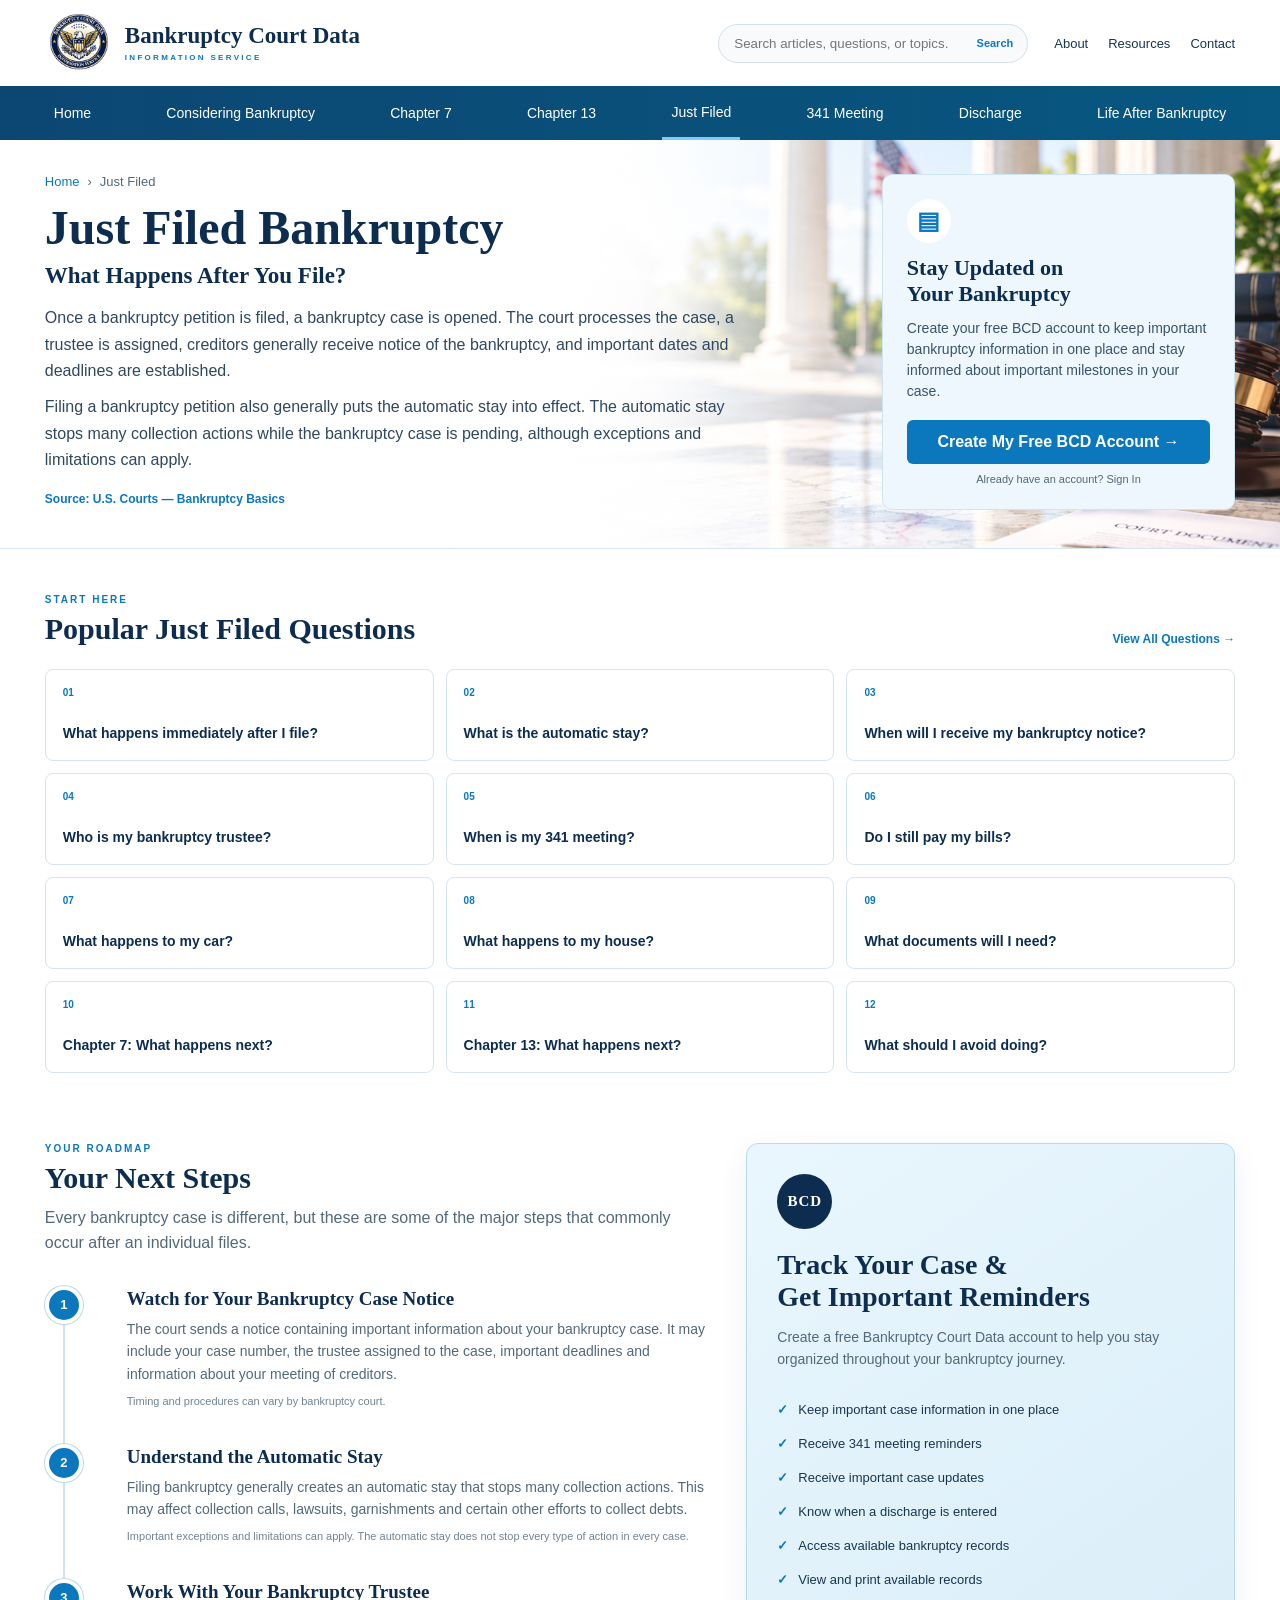
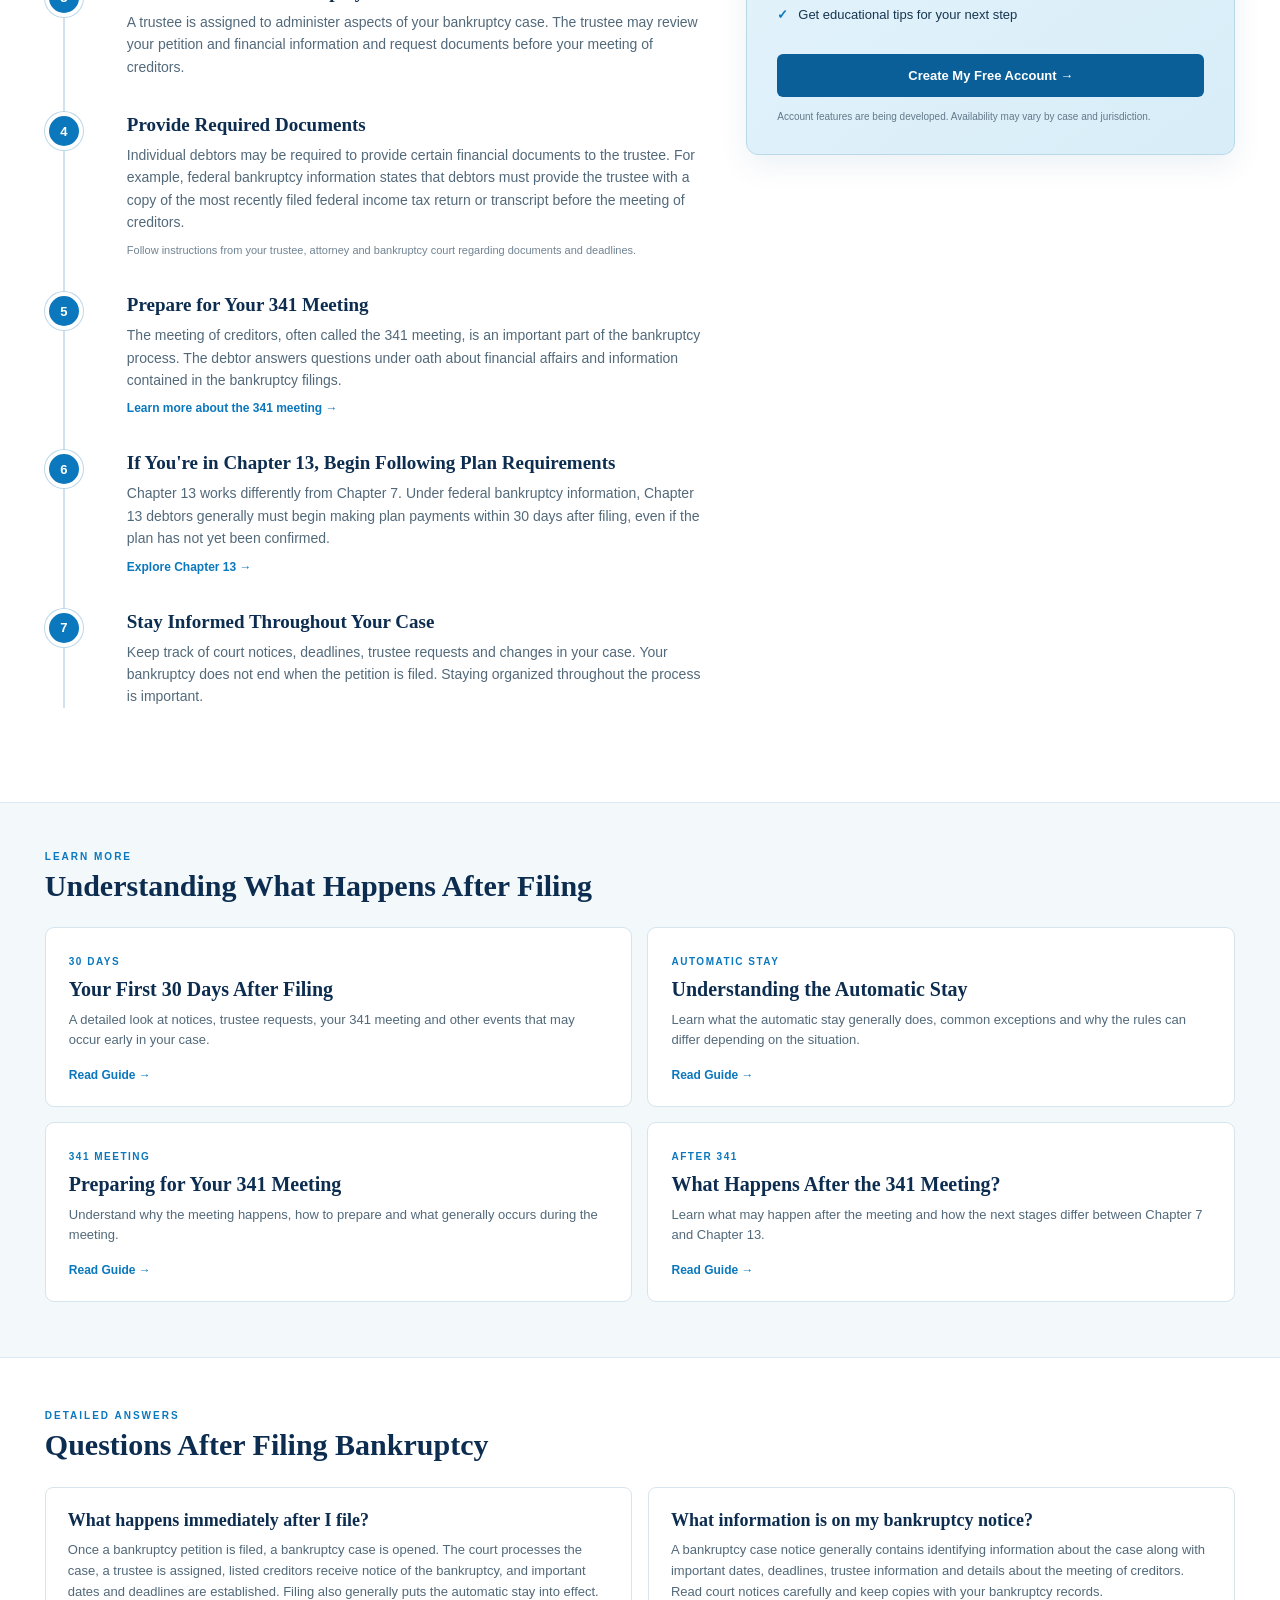
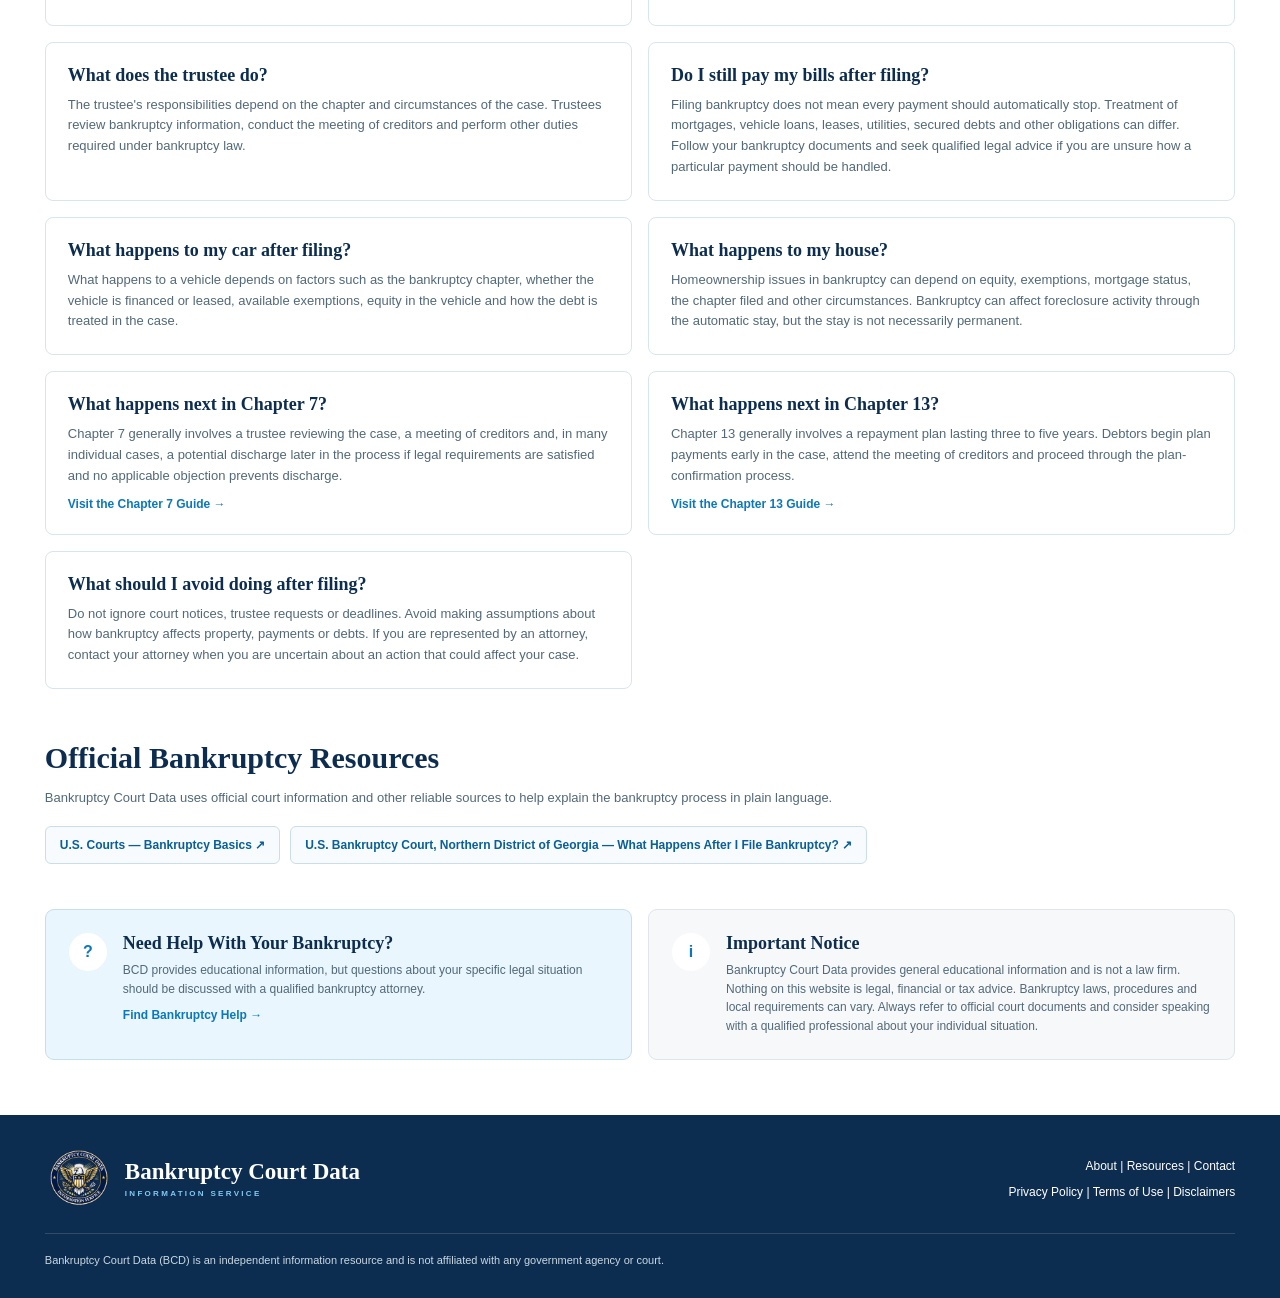
<file: just-filed/index.html>
<!doctype html>
<html lang="en">
<head>
  <meta charset="utf-8">
  <meta name="viewport" content="width=device-width, initial-scale=1">

  <meta
    name="description"
    content="Just filed bankruptcy? Learn what happens next, what to expect from your trustee and 341 meeting, and how to stay informed throughout your bankruptcy case."
  >

  <title>Just Filed Bankruptcy | What Happens Next | Bankruptcy Court Data</title>

  <link rel="stylesheet" href="/styles.css?v=9">
</head>

<body>

<header class="site-header">

  <div class="top wrap">

    <a class="brand" href="/">
      <img src="/bcd-logo.png" alt="Bankruptcy Court Data Information Service logo">

      <span class="brand-copy">
        <strong>Bankruptcy Court Data</strong>
        <small>INFORMATION SERVICE</small>
      </span>
    </a>

    <div class="header-search">
      <input
        type="search"
        placeholder="Search articles, questions, or topics..."
        aria-label="Search"
      >
      <span class="search-word">Search</span>
    </div>

    <div class="minor">
      <a href="/#about">About</a>
      <a href="/#resources">Resources</a>
      <a href="/#contact">Contact</a>
    </div>

    <button
      class="menu"
      id="menu"
      type="button"
      aria-label="Open navigation"
    >
      Menu
    </button>

  </div>

  <nav id="nav">
    <div class="wrap navlinks">

      <a href="/">Home</a>
      <a href="/considering-bankruptcy/">Considering Bankruptcy</a>
      <a href="/chapter-7/">Chapter 7</a>
      <a href="/chapter-13/">Chapter 13</a>
      <a class="active" href="/just-filed/">Just Filed</a>
      <a href="/341-meeting/">341 Meeting</a>
      <a href="/discharge/">Discharge</a>
      <a href="/life-after-bankruptcy/">Life After Bankruptcy</a>

    </div>
  </nav>

</header>


<main>


  <!-- HERO -->

  <section
    class="discharge-hero"
    style="
      background-image:
        linear-gradient(
          90deg,
          rgba(255,255,255,1) 0%,
          rgba(255,255,255,.98) 34%,
          rgba(255,255,255,.82) 48%,
          rgba(255,255,255,.32) 65%,
          rgba(255,255,255,.08) 100%
        ),
        url('/just-filed-hero.png');
      background-size: cover;
      background-position: center right;
      background-repeat: no-repeat;
    "
  >

    <div class="wrap discharge-hero-grid">

      <div class="discharge-intro">

        <div class="breadcrumbs">
          <a href="/">Home</a>
          <span>›</span>
          <span>Just Filed</span>
        </div>

        <h1>Just Filed Bankruptcy</h1>

        <h2>What Happens After You File?</h2>

        <p>
          Once a bankruptcy petition is filed, a bankruptcy case is opened.
          The court processes the case, a trustee is assigned, creditors
          generally receive notice of the bankruptcy, and important dates
          and deadlines are established.
        </p>

        <p>
          Filing a bankruptcy petition also generally puts the automatic
          stay into effect. The automatic stay stops many collection actions
          while the bankruptcy case is pending, although exceptions and
          limitations can apply.
        </p>

        <a
          class="discharge-source"
          href="https://www.uscourts.gov/court-programs/bankruptcy/bankruptcy-basics"
          target="_blank"
          rel="noopener"
        >
          Source: U.S. Courts — Bankruptcy Basics
        </a>

      </div>


      <!-- BCD SIGNUP -->

      <aside class="fresh-options-card">

        <div class="fresh-options-icon">▤</div>

        <h2>Stay Updated on<br>Your Bankruptcy</h2>

        <p>
          Create your free BCD account to keep important bankruptcy
          information in one place and stay informed about important
          milestones in your case.
        </p>

        <a class="fresh-options-button" href="#">
          Create My Free BCD Account →
        </a>

        <small>
          Already have an account? <a href="#">Sign In</a>
        </small>

      </aside>

    </div>

  </section>



  <!-- POPULAR QUESTIONS -->

  <section class="wrap jf-popular">

    <div class="jf-section-heading">

      <div>
        <span class="jf-section-label">START HERE</span>
        <h2>Popular Just Filed Questions</h2>
      </div>

      <a href="#all-questions">View All Questions →</a>

    </div>


    <div class="jf-question-grid">

      <a href="#what-happens">
        <span>01</span>
        <b>What happens immediately after I file?</b>
      </a>

      <a href="#automatic-stay">
        <span>02</span>
        <b>What is the automatic stay?</b>
      </a>

      <a href="#case-notice">
        <span>03</span>
        <b>When will I receive my bankruptcy notice?</b>
      </a>

      <a href="#trustee">
        <span>04</span>
        <b>Who is my bankruptcy trustee?</b>
      </a>

      <a href="#meeting">
        <span>05</span>
        <b>When is my 341 meeting?</b>
      </a>

      <a href="#bills">
        <span>06</span>
        <b>Do I still pay my bills?</b>
      </a>

      <a href="#car">
        <span>07</span>
        <b>What happens to my car?</b>
      </a>

      <a href="#house">
        <span>08</span>
        <b>What happens to my house?</b>
      </a>

      <a href="#documents">
        <span>09</span>
        <b>What documents will I need?</b>
      </a>

      <a href="#chapter7-next">
        <span>10</span>
        <b>Chapter 7: What happens next?</b>
      </a>

      <a href="#chapter13-next">
        <span>11</span>
        <b>Chapter 13: What happens next?</b>
      </a>

      <a href="#avoid">
        <span>12</span>
        <b>What should I avoid doing?</b>
      </a>

    </div>

  </section>



  <!-- NEXT STEPS + TRACK CASE -->

  <section class="wrap jf-main-grid" id="next-steps">

    <div class="jf-next-steps">

      <span class="jf-section-label">YOUR ROADMAP</span>

      <h2>Your Next Steps</h2>

      <p class="jf-intro">
        Every bankruptcy case is different, but these are some of the major
        steps that commonly occur after an individual files.
      </p>


      <div class="jf-timeline">


        <div class="jf-step" id="case-notice">

          <div class="jf-step-number">1</div>

          <div>

            <h3>Watch for Your Bankruptcy Case Notice</h3>

            <p>
              The court sends a notice containing important information about your
              bankruptcy case. It may include your case number, the trustee assigned
              to the case, important deadlines and information about your meeting
              of creditors.
            </p>

            <small>
              Timing and procedures can vary by bankruptcy court.
            </small>

          </div>

        </div>



        <div class="jf-step" id="automatic-stay">

          <div class="jf-step-number">2</div>

          <div>

            <h3>Understand the Automatic Stay</h3>

            <p>
              Filing bankruptcy generally creates an automatic stay that stops many
              collection actions. This may affect collection calls, lawsuits,
              garnishments and certain other efforts to collect debts.
            </p>

            <small>
              Important exceptions and limitations can apply. The automatic stay
              does not stop every type of action in every case.
            </small>

          </div>

        </div>



        <div class="jf-step" id="trustee">

          <div class="jf-step-number">3</div>

          <div>

            <h3>Work With Your Bankruptcy Trustee</h3>

            <p>
              A trustee is assigned to administer aspects of your bankruptcy case.
              The trustee may review your petition and financial information and
              request documents before your meeting of creditors.
            </p>

          </div>

        </div>



        <div class="jf-step" id="documents">

          <div class="jf-step-number">4</div>

          <div>

            <h3>Provide Required Documents</h3>

            <p>
              Individual debtors may be required to provide certain financial
              documents to the trustee. For example, federal bankruptcy information
              states that debtors must provide the trustee with a copy of the most
              recently filed federal income tax return or transcript before the
              meeting of creditors.
            </p>

            <small>
              Follow instructions from your trustee, attorney and bankruptcy court
              regarding documents and deadlines.
            </small>

          </div>

        </div>



        <div class="jf-step" id="meeting">

          <div class="jf-step-number">5</div>

          <div>

            <h3>Prepare for Your 341 Meeting</h3>

            <p>
              The meeting of creditors, often called the 341 meeting, is an important
              part of the bankruptcy process. The debtor answers questions under oath
              about financial affairs and information contained in the bankruptcy filings.
            </p>

            <a href="/341-meeting/">
              Learn more about the 341 meeting →
            </a>

          </div>

        </div>



        <div class="jf-step" id="chapter13-next">

          <div class="jf-step-number">6</div>

          <div>

            <h3>If You're in Chapter 13, Begin Following Plan Requirements</h3>

            <p>
              Chapter 13 works differently from Chapter 7. Under federal bankruptcy
              information, Chapter 13 debtors generally must begin making plan
              payments within 30 days after filing, even if the plan has not yet
              been confirmed.
            </p>

            <a href="/chapter-13/">
              Explore Chapter 13 →
            </a>

          </div>

        </div>



        <div class="jf-step">

          <div class="jf-step-number">7</div>

          <div>

            <h3>Stay Informed Throughout Your Case</h3>

            <p>
              Keep track of court notices, deadlines, trustee requests and changes
              in your case. Your bankruptcy does not end when the petition is filed.
              Staying organized throughout the process is important.
            </p>

          </div>

        </div>


      </div>

    </div>



    <!-- BCD ACCOUNT / CASE TRACKING -->

    <aside class="jf-track-card" id="track-case">

      <div class="jf-track-seal">BCD</div>

      <h2>Track Your Case &amp;<br>Get Important Reminders</h2>

      <p>
        Create a free Bankruptcy Court Data account to help you stay organized
        throughout your bankruptcy journey.
      </p>

      <ul>

        <li>
          <span>✓</span>
          Keep important case information in one place
        </li>

        <li>
          <span>✓</span>
          Receive 341 meeting reminders
        </li>

        <li>
          <span>✓</span>
          Receive important case updates
        </li>

        <li>
          <span>✓</span>
          Know when a discharge is entered
        </li>

        <li>
          <span>✓</span>
          Access available bankruptcy records
        </li>

        <li>
          <span>✓</span>
          View and print available records
        </li>

        <li>
          <span>✓</span>
          Get educational tips for your next step
        </li>

      </ul>

      <a class="jf-account-btn" href="#">
        Create My Free Account →
      </a>

      <small>
        Account features are being developed. Availability may vary by case
        and jurisdiction.
      </small>

    </aside>

  </section>



  <!-- DEEPER INFORMATION -->

  <section class="jf-guides-bg">

    <div class="wrap">

      <div class="jf-section-heading">

        <div>
          <span class="jf-section-label">LEARN MORE</span>
          <h2>Understanding What Happens After Filing</h2>
        </div>

      </div>


      <div class="jf-guide-grid">

        <a class="jf-guide" href="#">

          <span>30 DAYS</span>

          <h3>Your First 30 Days After Filing</h3>

          <p>
            A detailed look at notices, trustee requests, your 341 meeting
            and other events that may occur early in your case.
          </p>

          <b>Read Guide →</b>

        </a>



        <a class="jf-guide" href="#">

          <span>AUTOMATIC STAY</span>

          <h3>Understanding the Automatic Stay</h3>

          <p>
            Learn what the automatic stay generally does, common exceptions
            and why the rules can differ depending on the situation.
          </p>

          <b>Read Guide →</b>

        </a>



        <a class="jf-guide" href="#">

          <span>341 MEETING</span>

          <h3>Preparing for Your 341 Meeting</h3>

          <p>
            Understand why the meeting happens, how to prepare and what
            generally occurs during the meeting.
          </p>

          <b>Read Guide →</b>

        </a>



        <a class="jf-guide" href="#">

          <span>AFTER 341</span>

          <h3>What Happens After the 341 Meeting?</h3>

          <p>
            Learn what may happen after the meeting and how the next stages
            differ between Chapter 7 and Chapter 13.
          </p>

          <b>Read Guide →</b>

        </a>

      </div>

    </div>

  </section>



  <!-- ALL QUESTIONS / MORE INFORMATION -->

  <section class="wrap jf-all-questions" id="all-questions">

    <span class="jf-section-label">DETAILED ANSWERS</span>

    <h2>Questions After Filing Bankruptcy</h2>


    <div class="jf-answer-grid">


      <article id="what-happens">

        <h3>What happens immediately after I file?</h3>

        <p>
          Once a bankruptcy petition is filed, a bankruptcy case is opened.
          The court processes the case, a trustee is assigned, listed creditors
          receive notice of the bankruptcy, and important dates and deadlines
          are established. Filing also generally puts the automatic stay into effect.
        </p>

      </article>



      <article>

        <h3>What information is on my bankruptcy notice?</h3>

        <p>
          A bankruptcy case notice generally contains identifying information
          about the case along with important dates, deadlines, trustee information
          and details about the meeting of creditors. Read court notices carefully
          and keep copies with your bankruptcy records.
        </p>

      </article>



      <article>

        <h3>What does the trustee do?</h3>

        <p>
          The trustee's responsibilities depend on the chapter and circumstances
          of the case. Trustees review bankruptcy information, conduct the meeting
          of creditors and perform other duties required under bankruptcy law.
        </p>

      </article>



      <article id="bills">

        <h3>Do I still pay my bills after filing?</h3>

        <p>
          Filing bankruptcy does not mean every payment should automatically stop.
          Treatment of mortgages, vehicle loans, leases, utilities, secured debts
          and other obligations can differ. Follow your bankruptcy documents and
          seek qualified legal advice if you are unsure how a particular payment
          should be handled.
        </p>

      </article>



      <article id="car">

        <h3>What happens to my car after filing?</h3>

        <p>
          What happens to a vehicle depends on factors such as the bankruptcy
          chapter, whether the vehicle is financed or leased, available exemptions,
          equity in the vehicle and how the debt is treated in the case.
        </p>

      </article>



      <article id="house">

        <h3>What happens to my house?</h3>

        <p>
          Homeownership issues in bankruptcy can depend on equity, exemptions,
          mortgage status, the chapter filed and other circumstances. Bankruptcy
          can affect foreclosure activity through the automatic stay, but the stay
          is not necessarily permanent.
        </p>

      </article>



      <article id="chapter7-next">

        <h3>What happens next in Chapter 7?</h3>

        <p>
          Chapter 7 generally involves a trustee reviewing the case, a meeting
          of creditors and, in many individual cases, a potential discharge later
          in the process if legal requirements are satisfied and no applicable
          objection prevents discharge.
        </p>

        <a href="/chapter-7/">
          Visit the Chapter 7 Guide →
        </a>

      </article>



      <article>

        <h3>What happens next in Chapter 13?</h3>

        <p>
          Chapter 13 generally involves a repayment plan lasting three to five
          years. Debtors begin plan payments early in the case, attend the meeting
          of creditors and proceed through the plan-confirmation process.
        </p>

        <a href="/chapter-13/">
          Visit the Chapter 13 Guide →
        </a>

      </article>



      <article id="avoid">

        <h3>What should I avoid doing after filing?</h3>

        <p>
          Do not ignore court notices, trustee requests or deadlines. Avoid making
          assumptions about how bankruptcy affects property, payments or debts.
          If you are represented by an attorney, contact your attorney when you
          are uncertain about an action that could affect your case.
        </p>

      </article>


    </div>

  </section>



  <!-- SOURCES -->

  <section class="wrap jf-sources">

    <h2>Official Bankruptcy Resources</h2>

    <p>
      Bankruptcy Court Data uses official court information and other reliable
      sources to help explain the bankruptcy process in plain language.
    </p>

    <div class="jf-source-links">

      <a
        href="https://www.uscourts.gov/court-programs/bankruptcy/bankruptcy-basics"
        target="_blank"
        rel="noopener"
      >
        U.S. Courts — Bankruptcy Basics ↗
      </a>

      <a
        href="https://www.ganb.uscourts.gov/content/what-happens-after-i-file-bankruptcy"
        target="_blank"
        rel="noopener"
      >
        U.S. Bankruptcy Court, Northern District of Georgia —
        What Happens After I File Bankruptcy? ↗
      </a>

    </div>

  </section>



  <!-- HELP + NOTICE -->

  <section class="wrap jf-bottom-grid">

    <div class="jf-help-box">

      <div class="jf-bottom-icon">?</div>

      <div>

        <h3>Need Help With Your Bankruptcy?</h3>

        <p>
          BCD provides educational information, but questions about your specific
          legal situation should be discussed with a qualified bankruptcy attorney.
        </p>

        <a href="#">
          Find Bankruptcy Help →
        </a>

      </div>

    </div>



    <div class="jf-notice-box">

      <div class="jf-bottom-icon">i</div>

      <div>

        <h3>Important Notice</h3>

        <p>
          Bankruptcy Court Data provides general educational information and is
          not a law firm. Nothing on this website is legal, financial or tax advice.
          Bankruptcy laws, procedures and local requirements can vary. Always refer
          to official court documents and consider speaking with a qualified
          professional about your individual situation.
        </p>

      </div>

    </div>

  </section>


</main>



<footer id="contact">

  <div class="wrap footer">

    <a class="brand footer-brand" href="/">

      <img
        src="/bcd-logo.png"
        alt="Bankruptcy Court Data Information Service logo"
      >

      <span class="brand-copy">
        <strong>Bankruptcy Court Data</strong>
        <small>INFORMATION SERVICE</small>
      </span>

    </a>


    <div class="footerlinks">

      <p>
        <a href="/#about">About</a> |
        <a href="/#resources">Resources</a> |
        <a href="/#contact">Contact</a>
      </p>

      <p>
        <a href="#">Privacy Policy</a> |
        <a href="#">Terms of Use</a> |
        <a href="#">Disclaimers</a>
      </p>

    </div>


    <p class="disclaimer">
      Bankruptcy Court Data (BCD) is an independent information resource and
      is not affiliated with any government agency or court.
    </p>

  </div>

</footer>


<script src="/script.js?v=7"></script>

</body>
</html>
</file>
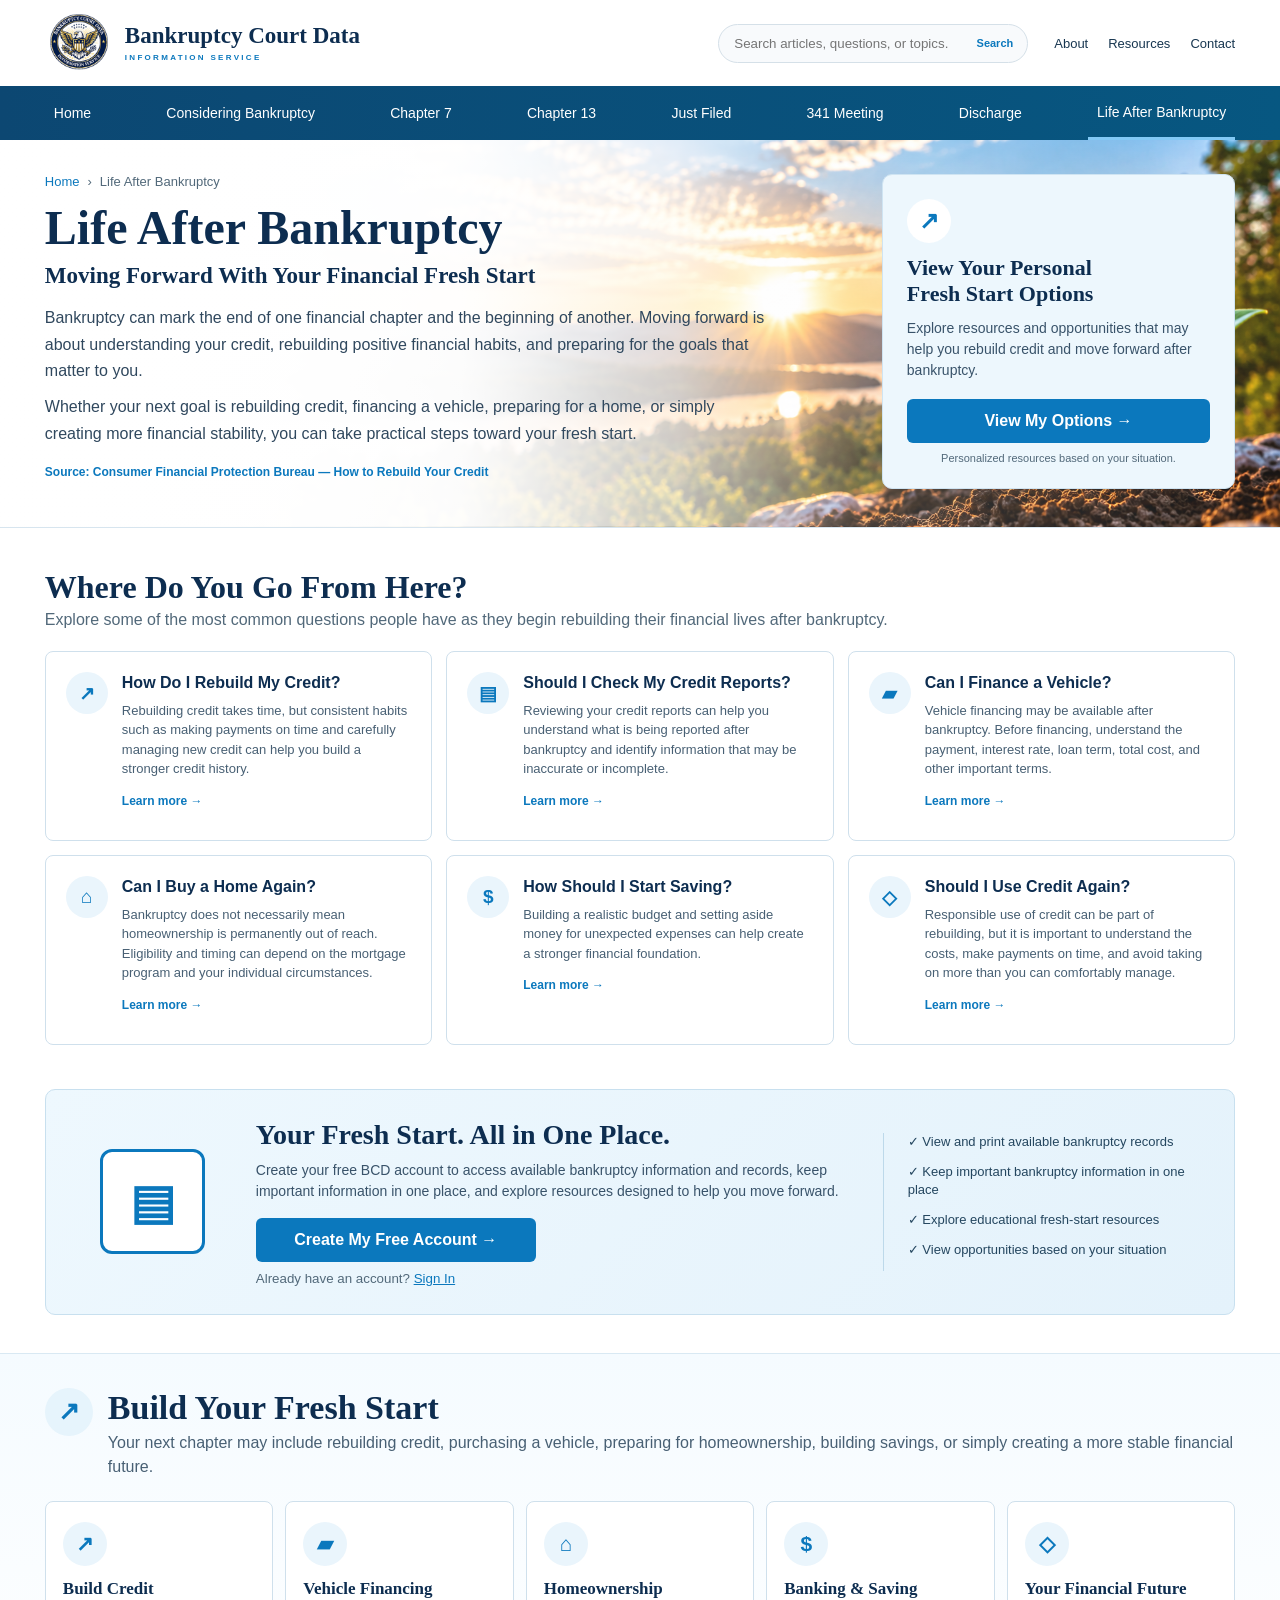
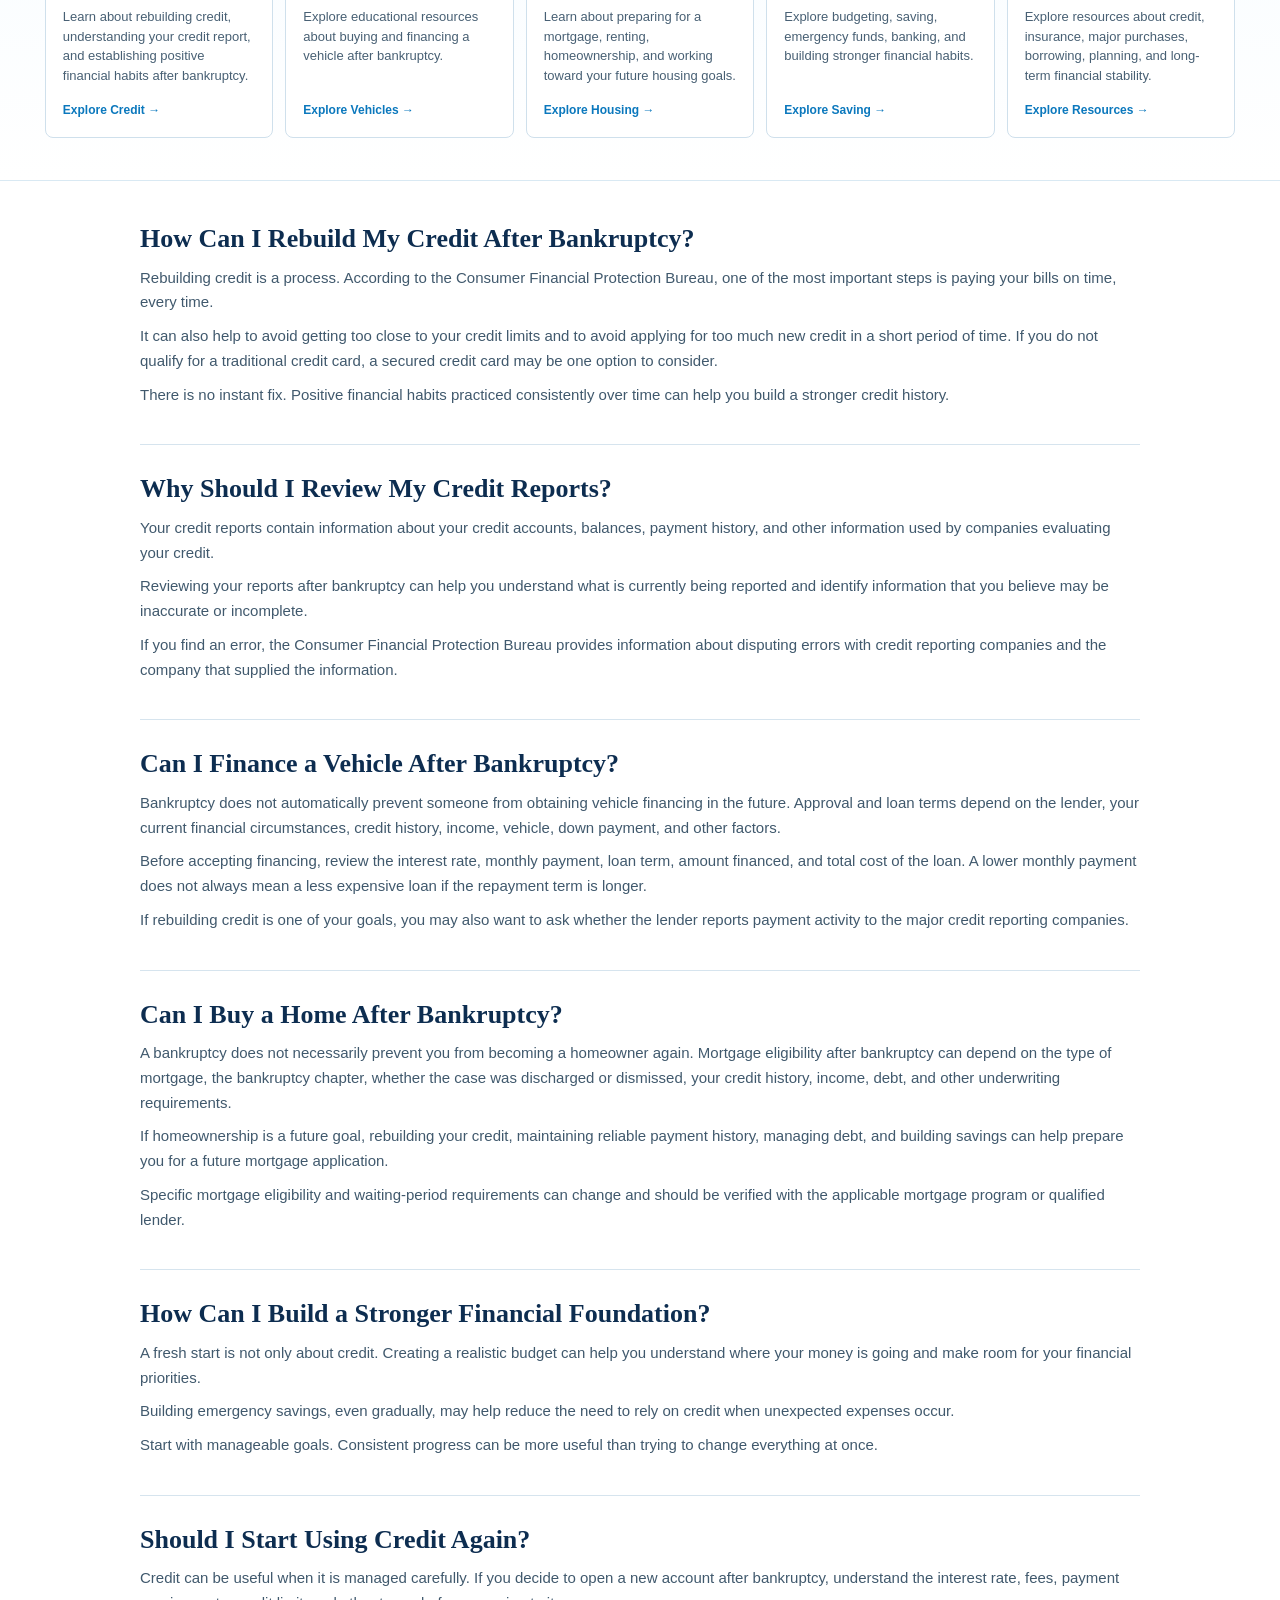
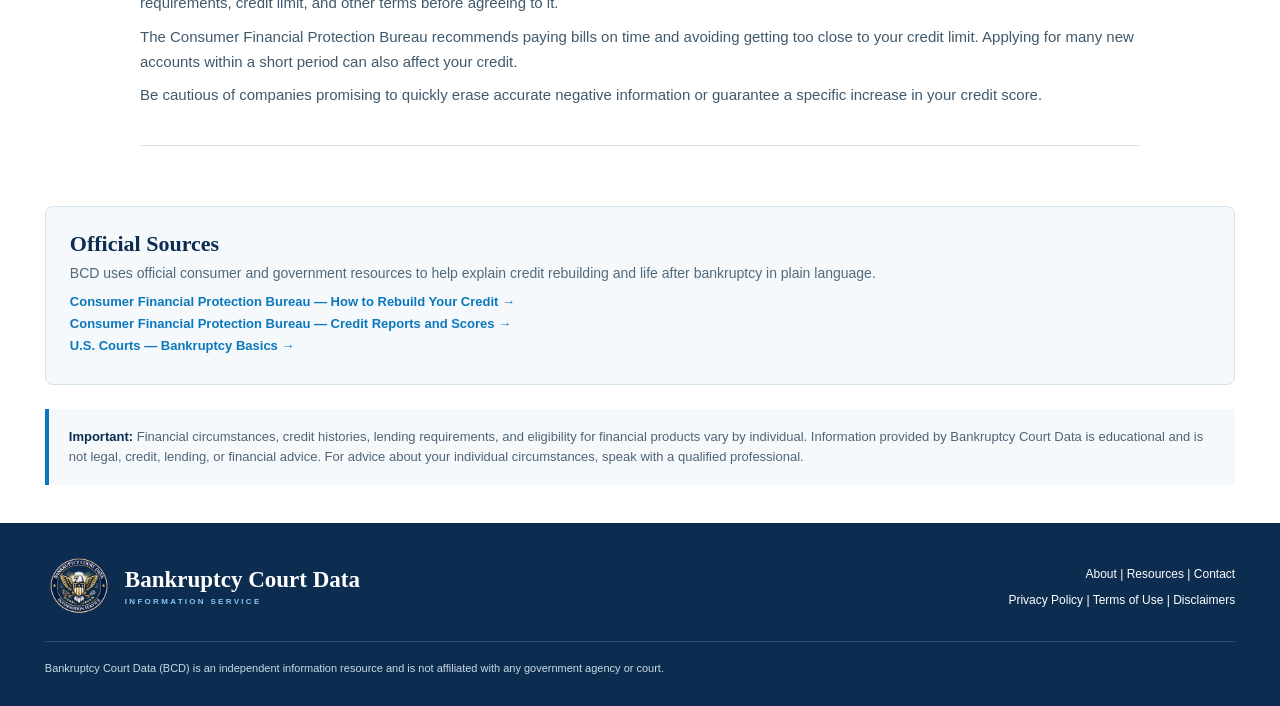
<file: life-after-bankruptcy/index.html>
<!doctype html>
<html lang="en">
<head>
  <meta charset="utf-8">
  <meta name="viewport" content="width=device-width, initial-scale=1">

  <meta name="description" content="Learn how to rebuild credit, review your credit reports, prepare for vehicle financing and homeownership, and move forward financially after bankruptcy.">

  <title>Life After Bankruptcy | Bankruptcy Court Data</title>

  <link rel="stylesheet" href="/styles.css?v=9">
</head>

<body>

<header class="site-header">

  <div class="top wrap">

    <a class="brand" href="/">
      <img src="/bcd-logo.png" alt="Bankruptcy Court Data Information Service logo">

      <span class="brand-copy">
        <strong>Bankruptcy Court Data</strong>
        <small>INFORMATION SERVICE</small>
      </span>
    </a>

    <div class="header-search">
      <input
        type="search"
        placeholder="Search articles, questions, or topics..."
        aria-label="Search"
      >
      <span class="search-word">Search</span>
    </div>

    <div class="minor">
      <a href="/#about">About</a>
      <a href="/#resources">Resources</a>
      <a href="/#contact">Contact</a>
    </div>

    <button
      class="menu"
      id="menu"
      type="button"
      aria-label="Open navigation"
    >
      Menu
    </button>

  </div>

  <nav id="nav">
    <div class="wrap navlinks">

      <a href="/">Home</a>
      <a href="/considering-bankruptcy/">Considering Bankruptcy</a>
      <a href="/chapter-7/">Chapter 7</a>
      <a href="/chapter-13/">Chapter 13</a>
      <a href="/just-filed/">Just Filed</a>
      <a href="/341-meeting/">341 Meeting</a>
      <a href="/discharge/">Discharge</a>
      <a class="active" href="/life-after-bankruptcy/">Life After Bankruptcy</a>

    </div>
  </nav>

</header>


<main>

  <!-- HERO -->

  <section
  class="discharge-hero"
  style="
    background-image:
      linear-gradient(
        90deg,
        rgba(255,255,255,.99) 0%,
        rgba(255,255,255,.96) 36%,
        rgba(255,255,255,.72) 53%,
        rgba(255,255,255,.22) 67%,
        rgba(255,255,255,.08) 100%
      ),
      url('/life-after-bankruptcy-hero.png');
    background-size: cover;
    background-position: center right;
    background-repeat: no-repeat;
  "
>

    <div class="wrap discharge-hero-grid">

      <div class="discharge-intro">

        <div class="breadcrumbs">
          <a href="/">Home</a>
          <span>›</span>
          <span>Life After Bankruptcy</span>
        </div>

        <h1>Life After Bankruptcy</h1>

        <h2>Moving Forward With Your Financial Fresh Start</h2>

        <p>
          Bankruptcy can mark the end of one financial chapter and the
          beginning of another. Moving forward is about understanding your
          credit, rebuilding positive financial habits, and preparing for the
          goals that matter to you.
        </p>

        <p>
          Whether your next goal is rebuilding credit, financing a vehicle,
          preparing for a home, or simply creating more financial stability,
          you can take practical steps toward your fresh start.
        </p>

        <a
          class="discharge-source"
          href="https://www.consumerfinance.gov/consumer-tools/credit-reports-and-scores/how-to-rebuild-your-credit/"
          target="_blank"
          rel="noopener"
        >
          Source: Consumer Financial Protection Bureau — How to Rebuild Your Credit
        </a>

      </div>


      <!-- PERSONAL FRESH START OPTIONS -->

      <aside class="fresh-options-card">

        <div class="fresh-options-icon">↗</div>

        <h2>View Your Personal<br>Fresh Start Options</h2>

        <p>
          Explore resources and opportunities that may help you rebuild
          credit and move forward after bankruptcy.
        </p>

        <a class="fresh-options-button" href="#">
          View My Options →
        </a>

        <small>
          Personalized resources based on your situation.
        </small>

      </aside>

    </div>

  </section>



  <!-- COMMON QUESTIONS -->

  <section class="wrap discharge-questions">

    <h2>Where Do You Go From Here?</h2>

    <p class="section-sub">
      Explore some of the most common questions people have as they begin
      rebuilding their financial lives after bankruptcy.
    </p>


    <div class="discharge-question-grid">


      <article class="discharge-question-card">

        <span class="dq-icon">↗</span>

        <div>
          <h3>How Do I Rebuild My Credit?</h3>

          <p>
            Rebuilding credit takes time, but consistent habits such as making
            payments on time and carefully managing new credit can help you
            build a stronger credit history.
          </p>

          <a href="#rebuild-credit">Learn more →</a>
        </div>

      </article>



      <article class="discharge-question-card">

        <span class="dq-icon">▤</span>

        <div>
          <h3>Should I Check My Credit Reports?</h3>

          <p>
            Reviewing your credit reports can help you understand what is being
            reported after bankruptcy and identify information that may be
            inaccurate or incomplete.
          </p>

          <a href="#credit-reports">Learn more →</a>
        </div>

      </article>



      <article class="discharge-question-card">

        <span class="dq-icon">▰</span>

        <div>
          <h3>Can I Finance a Vehicle?</h3>

          <p>
            Vehicle financing may be available after bankruptcy. Before
            financing, understand the payment, interest rate, loan term,
            total cost, and other important terms.
          </p>

          <a href="#vehicle-financing">Learn more →</a>
        </div>

      </article>



      <article class="discharge-question-card">

        <span class="dq-icon">⌂</span>

        <div>
          <h3>Can I Buy a Home Again?</h3>

          <p>
            Bankruptcy does not necessarily mean homeownership is permanently
            out of reach. Eligibility and timing can depend on the mortgage
            program and your individual circumstances.
          </p>

          <a href="#homeownership">Learn more →</a>
        </div>

      </article>



      <article class="discharge-question-card">

        <span class="dq-icon">$</span>

        <div>
          <h3>How Should I Start Saving?</h3>

          <p>
            Building a realistic budget and setting aside money for unexpected
            expenses can help create a stronger financial foundation.
          </p>

          <a href="#budget-saving">Learn more →</a>
        </div>

      </article>



      <article class="discharge-question-card">

        <span class="dq-icon">◇</span>

        <div>
          <h3>Should I Use Credit Again?</h3>

          <p>
            Responsible use of credit can be part of rebuilding, but it is
            important to understand the costs, make payments on time, and avoid
            taking on more than you can comfortably manage.
          </p>

          <a href="#using-credit">Learn more →</a>
        </div>

      </article>

    </div>

  </section>



  <!-- BCD ACCOUNT -->

  <section class="wrap">

    <div class="discharge-account">

      <div class="discharge-account-icon">
        ▤
      </div>

      <div class="discharge-account-copy">

        <h2>Your Fresh Start. All in One Place.</h2>

        <p>
          Create your free BCD account to access available bankruptcy
          information and records, keep important information in one place,
          and explore resources designed to help you move forward.
        </p>

        <a class="discharge-account-button" href="#">
          Create My Free Account →
        </a>

        <small>
          Already have an account?
          <a href="#">Sign In</a>
        </small>

      </div>

      <div class="discharge-account-benefits">

        <p>✓ View and print available bankruptcy records</p>

        <p>✓ Keep important bankruptcy information in one place</p>

        <p>✓ Explore educational fresh-start resources</p>

        <p>✓ View opportunities based on your situation</p>

      </div>

    </div>

  </section>



  <!-- FRESH START -->

  <section class="fresh-start-section" id="fresh-start">

    <div class="wrap">

      <div class="fresh-start-heading">

        <span class="fresh-start-symbol">↗</span>

        <div>

          <h2>Build Your Fresh Start</h2>

          <p>
            Your next chapter may include rebuilding credit, purchasing a
            vehicle, preparing for homeownership, building savings, or simply
            creating a more stable financial future.
          </p>

        </div>

      </div>


      <div class="fresh-start-grid">


        <a class="fresh-start-card" href="#rebuild-credit">

          <span class="fs-icon">↗</span>

          <h3>Build Credit</h3>

          <p>
            Learn about rebuilding credit, understanding your credit report,
            and establishing positive financial habits after bankruptcy.
          </p>

          <strong>Explore Credit →</strong>

        </a>



        <a class="fresh-start-card" href="#vehicle-financing">

          <span class="fs-icon">▰</span>

          <h3>Vehicle Financing</h3>

          <p>
            Explore educational resources about buying and financing a
            vehicle after bankruptcy.
          </p>

          <strong>Explore Vehicles →</strong>

        </a>



        <a class="fresh-start-card" href="#homeownership">

          <span class="fs-icon">⌂</span>

          <h3>Homeownership</h3>

          <p>
            Learn about preparing for a mortgage, renting, homeownership,
            and working toward your future housing goals.
          </p>

          <strong>Explore Housing →</strong>

        </a>



        <a class="fresh-start-card" href="#budget-saving">

          <span class="fs-icon">$</span>

          <h3>Banking &amp; Saving</h3>

          <p>
            Explore budgeting, saving, emergency funds, banking, and building
            stronger financial habits.
          </p>

          <strong>Explore Saving →</strong>

        </a>



        <a class="fresh-start-card" href="#using-credit">

          <span class="fs-icon">◇</span>

          <h3>Your Financial Future</h3>

          <p>
            Explore resources about credit, insurance, major purchases,
            borrowing, planning, and long-term financial stability.
          </p>

          <strong>Explore Resources →</strong>

        </a>


      </div>

    </div>

  </section>



  <!-- DETAILED ANSWERS -->

  <section class="wrap discharge-answers">

    <div class="discharge-answer" id="rebuild-credit">

      <h2>How Can I Rebuild My Credit After Bankruptcy?</h2>

      <p>
        Rebuilding credit is a process. According to the Consumer Financial
        Protection Bureau, one of the most important steps is paying your bills
        on time, every time.
      </p>

      <p>
        It can also help to avoid getting too close to your credit limits and
        to avoid applying for too much new credit in a short period of time.
        If you do not qualify for a traditional credit card, a secured credit
        card may be one option to consider.
      </p>

      <p>
        There is no instant fix. Positive financial habits practiced
        consistently over time can help you build a stronger credit history.
      </p>

    </div>



    <div class="discharge-answer" id="credit-reports">

      <h2>Why Should I Review My Credit Reports?</h2>

      <p>
        Your credit reports contain information about your credit accounts,
        balances, payment history, and other information used by companies
        evaluating your credit.
      </p>

      <p>
        Reviewing your reports after bankruptcy can help you understand what
        is currently being reported and identify information that you believe
        may be inaccurate or incomplete.
      </p>

      <p>
        If you find an error, the Consumer Financial Protection Bureau provides
        information about disputing errors with credit reporting companies and
        the company that supplied the information.
      </p>

    </div>



    <div class="discharge-answer" id="vehicle-financing">

      <h2>Can I Finance a Vehicle After Bankruptcy?</h2>

      <p>
        Bankruptcy does not automatically prevent someone from obtaining
        vehicle financing in the future. Approval and loan terms depend on the
        lender, your current financial circumstances, credit history, income,
        vehicle, down payment, and other factors.
      </p>

      <p>
        Before accepting financing, review the interest rate, monthly payment,
        loan term, amount financed, and total cost of the loan. A lower monthly
        payment does not always mean a less expensive loan if the repayment
        term is longer.
      </p>

      <p>
        If rebuilding credit is one of your goals, you may also want to ask
        whether the lender reports payment activity to the major credit
        reporting companies.
      </p>

    </div>



    <div class="discharge-answer" id="homeownership">

      <h2>Can I Buy a Home After Bankruptcy?</h2>

      <p>
        A bankruptcy does not necessarily prevent you from becoming a homeowner
        again. Mortgage eligibility after bankruptcy can depend on the type of
        mortgage, the bankruptcy chapter, whether the case was discharged or
        dismissed, your credit history, income, debt, and other underwriting
        requirements.
      </p>

      <p>
        If homeownership is a future goal, rebuilding your credit, maintaining
        reliable payment history, managing debt, and building savings can help
        prepare you for a future mortgage application.
      </p>

      <p>
        Specific mortgage eligibility and waiting-period requirements can
        change and should be verified with the applicable mortgage program or
        qualified lender.
      </p>

    </div>



    <div class="discharge-answer" id="budget-saving">

      <h2>How Can I Build a Stronger Financial Foundation?</h2>

      <p>
        A fresh start is not only about credit. Creating a realistic budget can
        help you understand where your money is going and make room for your
        financial priorities.
      </p>

      <p>
        Building emergency savings, even gradually, may help reduce the need to
        rely on credit when unexpected expenses occur.
      </p>

      <p>
        Start with manageable goals. Consistent progress can be more useful
        than trying to change everything at once.
      </p>

    </div>



    <div class="discharge-answer" id="using-credit">

      <h2>Should I Start Using Credit Again?</h2>

      <p>
        Credit can be useful when it is managed carefully. If you decide to
        open a new account after bankruptcy, understand the interest rate,
        fees, payment requirements, credit limit, and other terms before
        agreeing to it.
      </p>

      <p>
        The Consumer Financial Protection Bureau recommends paying bills on
        time and avoiding getting too close to your credit limit. Applying for
        many new accounts within a short period can also affect your credit.
      </p>

      <p>
        Be cautious of companies promising to quickly erase accurate negative
        information or guarantee a specific increase in your credit score.
      </p>

    </div>

  </section>



  <!-- OFFICIAL SOURCES -->

  <section class="wrap discharge-sources">

    <h2>Official Sources</h2>

    <p>
      BCD uses official consumer and government resources to help explain
      credit rebuilding and life after bankruptcy in plain language.
    </p>

    <a
      href="https://www.consumerfinance.gov/consumer-tools/credit-reports-and-scores/how-to-rebuild-your-credit/"
      target="_blank"
      rel="noopener"
    >
      Consumer Financial Protection Bureau — How to Rebuild Your Credit →
    </a>

    <a
      href="https://www.consumerfinance.gov/consumer-tools/credit-reports-and-scores/"
      target="_blank"
      rel="noopener"
    >
      Consumer Financial Protection Bureau — Credit Reports and Scores →
    </a>

    <a
      href="https://www.uscourts.gov/court-programs/bankruptcy/bankruptcy-basics"
      target="_blank"
      rel="noopener"
    >
      U.S. Courts — Bankruptcy Basics →
    </a>

  </section>



  <!-- NOTICE -->

  <section class="wrap discharge-notice">

    <strong>Important:</strong>

    Financial circumstances, credit histories, lending requirements, and
    eligibility for financial products vary by individual. Information
    provided by Bankruptcy Court Data is educational and is not legal,
    credit, lending, or financial advice. For advice about your individual
    circumstances, speak with a qualified professional.

  </section>


</main>



<footer id="contact">

  <div class="wrap footer">

    <a class="brand footer-brand" href="/">

      <img
        src="/bcd-logo.png"
        alt="Bankruptcy Court Data Information Service logo"
      >

      <span class="brand-copy">
        <strong>Bankruptcy Court Data</strong>
        <small>INFORMATION SERVICE</small>
      </span>

    </a>


    <div class="footerlinks">

      <p>
        <a href="/#about">About</a> |
        <a href="/#resources">Resources</a> |
        <a href="/#contact">Contact</a>
      </p>

      <p>
        <a href="#">Privacy Policy</a> |
        <a href="#">Terms of Use</a> |
        <a href="#">Disclaimers</a>
      </p>

    </div>


    <p class="disclaimer">
      Bankruptcy Court Data (BCD) is an independent information resource and
      is not affiliated with any government agency or court.
    </p>

  </div>

</footer>


<script src="/script.js?v=7"></script>

</body>
</html>
</file>
<file: styles.css>
*{box-sizing:border-box}

html{scroll-behavior:smooth}

:root{--navy:#0d2d50;--blue:#0b78bd;--blue2:#0a5f98;--light:#f3f9fd;--line:#d7e4ee;--text:#173650;--muted:#52697a}

body{margin:0;font-family:Arial,Helvetica,sans-serif;color:var(--text);background:#fff}

a{text-decoration:none;color:inherit}

.wrap{width:min(1200px,93%);margin:auto}

.site-header{background:#fff}

.top{min-height:86px;display:flex;align-items:center;gap:26px}

.brand{display:flex;align-items:center;gap:12px;min-width:max-content}

.brand img{width:68px;height:68px;object-fit:contain;display:block}

.brand-copy{display:flex;flex-direction:column;line-height:1}

.brand-copy strong{font-family:Georgia,"Times New Roman",serif;font-size:23px;color:var(--navy);white-space:nowrap}

.brand-copy small{font-size:8px;letter-spacing:2.3px;font-weight:700;color:var(--blue);margin-top:7px;white-space:nowrap}

.header-search{margin-left:auto;border:1px solid #d5e0e8;border-radius:24px;background:#f8fafc;width:310px;display:flex;align-items:center;overflow:hidden}

.header-search input{border:0;background:transparent;outline:0;width:100%;padding:11px 15px}

.search-word{font-size:11px;font-weight:700;color:var(--blue);padding-right:14px}

.minor{display:flex;gap:20px;font-size:13px}

.menu{display:none;margin-left:auto;border:1px solid var(--line);background:#fff;color:var(--navy);border-radius:5px;padding:8px 12px;font-weight:700}

nav{background:linear-gradient(90deg,#0c4772,#075781)}

.navlinks{min-height:54px;display:flex;align-items:center;justify-content:space-between;color:#fff;font-size:14px}

.navlinks a{min-height:54px;display:flex;align-items:center;padding:0 9px}

.navlinks .active{border-bottom:3px solid #82c9f5}

.hero{min-height:380px;background:linear-gradient(100deg,rgba(6,48,82,.98),rgba(6,48,82,.86) 55%,rgba(6,48,82,.58)),radial-gradient(circle at 82% 40%,#c6dce9,#5f88a5 38%,#173f5f 75%)}

.hero-content{padding:55px 0;color:#fff}

.hero h1{font:700 52px/1.05 Georgia,"Times New Roman",serif;margin:0 0 15px}

.hero-content>p{max-width:650px;font-size:17px;line-height:1.55}

.big-search{display:flex;background:#fff;border-radius:7px;max-width:620px;height:52px;overflow:hidden;margin:22px 0 14px}

.big-search input{border:0;outline:0;flex:1;padding:0 16px;font-size:15px}

.big-search button{width:115px;border:0;background:var(--blue);color:#fff;font-weight:800}

.popular{font-size:12px;display:flex;gap:13px;flex-wrap:wrap;align-items:center}

.popular a{text-decoration:underline;text-underline-offset:3px}

.topics{padding:30px 0}

.topics h2,.split h2,.process h2,.question-section h2,.guide-section h2,.all-questions h2{font:700 30px Georgia,"Times New Roman",serif;color:var(--navy);margin:0}

.sub{margin:6px 0 22px}


/* EXPLORE BY TOPIC */

.topic-grid{
  display:grid;
  grid-template-columns:repeat(5,1fr);
  gap:14px;
}

.topic{
  min-height:175px;
  border:1px solid #d5e5f0;
  border-top:4px solid var(--blue);
  border-radius:10px;
  padding:22px 20px;
  text-align:left;
  display:flex;
  flex-direction:column;
  align-items:flex-start;
  background:linear-gradient(145deg,#ffffff,#f4f9fd);
  transition:transform .2s ease,box-shadow .2s ease,border-color .2s ease;
}

.topic:hover{
  box-shadow:0 10px 25px rgba(12,77,124,.12);
  transform:translateY(-3px);
  border-color:#a9cee5;
}

.topic-mark{
  display:none;
}

.topic b{
  font:700 18px/1.25 Georgia,"Times New Roman",serif;
  color:var(--navy);
  margin-bottom:8px;
}

.topic p{
  font-size:14px;
  line-height:1.5;
  color:var(--muted);
  flex:1;
  margin:0 0 18px;
}

.topic em{
  font-style:normal;
  color:var(--blue);
  font-weight:700;
  font-size:13px;
}

.topic em::after{
  content:" →";
}


/* CALCULATOR + ARTICLES */

.split{display:grid;grid-template-columns:1.05fr .95fr;gap:18px;padding:0 0 30px}

.calc-promo{min-height:265px;border-radius:9px;padding:28px;background:linear-gradient(115deg,#e6f5ff,#cce9f9)}

.calc-promo p{max-width:430px;line-height:1.5}

.calc-promo button{background:var(--blue2);color:#fff;border:0;border-radius:6px;padding:13px 22px;font-weight:800;cursor:pointer}

.calc-promo small{display:block;margin-top:10px}

.articles{background:#fbf9f5;border-radius:9px;padding:24px}

.article-head{display:flex;justify-content:space-between;align-items:center;gap:15px}

.article-head a{font-size:12px;color:var(--blue);font-weight:700}

.articles ol{padding-left:22px;margin:15px 0}

.articles li{padding:9px 0;border-bottom:1px solid #e7e1d8;font-size:14px}


/* CALCULATOR PANEL */

.calculator-panel{padding-bottom:30px}

.calculator-panel[hidden]{display:none}

.calcbox{border:1px solid var(--line);border-radius:10px;padding:25px;position:relative;background:#f8fcff}

.close{position:absolute;right:15px;top:12px;border:1px solid var(--line);background:#fff;border-radius:5px;padding:7px 10px}

.calcbox form{display:grid;grid-template-columns:repeat(4,1fr);gap:10px}

.calcbox label{font-size:13px;font-weight:700}

.calcbox input{display:block;width:100%;padding:12px;margin-top:5px;border:1px solid #cbd9e4;border-radius:6px}

.calcbox form button{grid-column:1/-1;background:var(--blue);color:#fff;border:0;padding:12px;border-radius:6px;font-weight:800}


/* BANKRUPTCY PROCESS */

.process{padding:8px 0 36px}

.steps{display:grid;grid-template-columns:repeat(5,1fr);gap:14px;margin-top:25px}

.steps div{text-align:center;border-top:3px solid #d6e9f6;padding-top:15px}

.steps span{width:38px;height:38px;border-radius:50%;background:var(--blue);color:#fff;display:grid;place-items:center;margin:0 auto 10px;font-weight:800}

.steps b{font-size:13px}


/* TRUST SECTION */

.promise{
  display:grid;
  grid-template-columns:repeat(4,1fr);
  gap:15px;
  padding:10px 0 38px;
}

.promise div{
  border-top:1px solid var(--line);
  padding-top:15px;
}

.promise span{
  color:var(--blue);
  font-size:12px;
  font-weight:800;
}

.promise p{
  margin:7px 0;
  font-size:14px;
}


/* FOOTER */

footer{
  background:#0d2d50;
  color:#fff;
  padding:30px 0;
}

.footer{
  display:grid;
  grid-template-columns:auto 1fr;
  gap:20px 40px;
  align-items:center;
}

.footer-brand .brand-copy strong{
  color:#fff;
}

.footer-brand .brand-copy small{
  color:#82c9f5;
}

.footerlinks{
  text-align:right;
  font-size:12px;
}

.footerlinks a:hover{
  text-decoration:underline;
}

.disclaimer{
  grid-column:1/-1;
  border-top:1px solid rgba(255,255,255,.15);
  padding-top:18px;
  margin:0;
  font-size:11px;
  line-height:1.5;
  color:#c9d8e3;
}


/* CHAPTER / INFORMATION PAGES */

.ch7-intro{
  padding:28px 0 10px;
}

.breadcrumbs{
  font-size:12px;
  color:var(--muted);
  margin-bottom:22px;
}

.breadcrumbs a{
  color:var(--blue);
}

.ch7-intro-grid{
  display:grid;
  grid-template-columns:1.1fr .9fr;
  gap:45px;
  align-items:center;
}

.ch7-copy h1{
  font:700 46px/1.05 Georgia,"Times New Roman",serif;
  color:var(--navy);
  margin:0 0 10px;
}

.ch7-copy h2{
  font:700 22px Georgia,"Times New Roman",serif;
  color:var(--blue);
  margin:0 0 18px;
}

.ch7-copy p{
  line-height:1.65;
}

.source{
  font-size:12px;
  color:var(--muted);
}

.source a{
  color:var(--blue);
  text-decoration:underline;
}

.court-hero{
  min-height:290px;
  display:flex;
  align-items:center;
  justify-content:center;
  background:linear-gradient(145deg,#f4f9fd,#e2eff7);
  border-radius:10px;
  padding:25px;
}

.court-building{
  width:260px;
  text-align:center;
}

.pediment{
  width:0;
  height:0;
  border-left:130px solid transparent;
  border-right:130px solid transparent;
  border-bottom:65px solid var(--navy);
}

.court-columns{
  height:105px;
  display:flex;
  justify-content:space-around;
  padding:10px 20px 0;
  background:#fff;
  border-left:12px solid var(--navy);
  border-right:12px solid var(--navy);
}

.court-columns span{
  width:22px;
  height:95px;
  background:linear-gradient(90deg,#dce8ef,#fff,#dce8ef);
  border:1px solid #cbd9e4;
}

.court-base{
  height:18px;
  background:var(--navy);
  box-shadow:0 10px 0 #c9d7e1,0 20px 0 var(--navy);
}

.court-title{
  margin-top:32px;
  font-family:Georgia,"Times New Roman",serif;
  font-weight:700;
  color:var(--navy);
  letter-spacing:.5px;
}

.question-section{
  padding:35px 0;
}

.question-grid{
  display:grid;
  grid-template-columns:repeat(2,1fr);
  gap:12px;
  margin-top:20px;
}

.question-grid a{
  border:1px solid var(--line);
  border-radius:7px;
  padding:15px 17px;
  background:#fff;
  font-weight:700;
  color:var(--navy);
}

.question-grid a:hover{
  background:var(--light);
  border-color:#a9cee5;
}

.guide-section{
  padding:15px 0 35px;
}

.guide-grid{
  display:grid;
  grid-template-columns:repeat(3,1fr);
  gap:15px;
  margin-top:20px;
}

.guide-card{
  border-radius:8px;
  padding:22px;
  background:linear-gradient(145deg,#f1f8fc,#e4f1f8);
  min-height:150px;
}

.guide-card b{
  display:block;
  color:var(--navy);
  font:700 18px Georgia,"Times New Roman",serif;
  margin-bottom:10px;
}

.guide-card p{
  color:var(--muted);
  font-size:14px;
  line-height:1.5;
}

.all-questions{
  padding:15px 0 35px;
}

.simple-links{
  display:grid;
  grid-template-columns:repeat(2,1fr);
  gap:10px 30px;
  margin-top:20px;
}

.simple-links a{
  padding:10px 0;
  border-bottom:1px solid var(--line);
  color:var(--blue2);
  font-weight:700;
  font-size:14px;
}

.ch7-disclaimer{
  background:#f5f8fa;
  border-top:1px solid var(--line);
  border-bottom:1px solid var(--line);
  padding:20px 0;
  font-size:12px;
  line-height:1.6;
  color:var(--muted);
}


/* MOBILE */

@media(max-width:900px){

  .minor,.header-search{
    display:none;
  }

  .menu{
    display:block;
  }

  .navlinks{
    display:none;
    flex-direction:column;
    align-items:stretch;
    padding:8px 0;
  }

  .navlinks.open{
    display:flex;
  }

  .navlinks a{
    min-height:42px;
  }

  .hero h1{
    font-size:40px;
  }

  .topic-grid{
    grid-template-columns:repeat(2,1fr);
  }

  .split{
    grid-template-columns:1fr;
  }

  .steps{
    grid-template-columns:1fr;
  }

  .promise{
    grid-template-columns:repeat(2,1fr);
  }

  .calcbox form{
    grid-template-columns:1fr 1fr;
  }

  .ch7-intro-grid{
    grid-template-columns:1fr;
  }

  .guide-grid{
    grid-template-columns:1fr;
  }
}


@media(max-width:600px){

  .brand-copy strong{
    font-size:18px;
  }

  .brand img{
    width:56px;
    height:56px;
  }

  .hero{
    min-height:340px;
  }

  .hero-content{
    padding:42px 0;
  }

  .hero h1{
    font-size:35px;
  }

  .topic-grid{
    grid-template-columns:1fr;
  }

  .topic{
    min-height:150px;
  }

  .promise{
    grid-template-columns:1fr;
  }

  .calcbox form{
    grid-template-columns:1fr;
  }

  .question-grid{
    grid-template-columns:1fr;
  }

  .simple-links{
    grid-template-columns:1fr;
  }

  .footer{
    grid-template-columns:1fr;
  }

  .footerlinks{
    text-align:left;
  }

  .ch7-copy h1{
    font-size:36px;
  }
}
/* =========================================
   JUST FILED PAGE
   ========================================= */

.jf-hero{
  background:linear-gradient(110deg,#073454 0%,#0d527d 58%,#174f70 100%);
  color:#fff;
  padding:28px 0 55px;
}

.jf-breadcrumbs{
  display:flex;
  gap:10px;
  align-items:center;
  font-size:12px;
  color:#c7dce9;
  margin-bottom:42px;
}

.jf-breadcrumbs a{
  color:#fff;
}

.jf-hero-grid{
  display:grid;
  grid-template-columns:1.25fr .75fr;
  gap:55px;
  align-items:center;
}

.jf-eyebrow{
  display:inline-block;
  font-size:11px;
  font-weight:800;
  letter-spacing:2px;
  color:#9dd8f5;
  margin-bottom:14px;
}

.jf-hero h1{
  font:700 48px/1.08 Georgia,"Times New Roman",serif;
  margin:0 0 20px;
}

.jf-hero-copy>p{
  max-width:690px;
  font-size:17px;
  line-height:1.65;
  color:#e4f0f6;
}

.jf-hero-actions{
  display:flex;
  gap:12px;
  flex-wrap:wrap;
  margin-top:27px;
}

.jf-primary-btn,
.jf-secondary-btn{
  display:inline-flex;
  align-items:center;
  justify-content:center;
  padding:13px 20px;
  border-radius:6px;
  font-weight:800;
  font-size:13px;
}

.jf-primary-btn{
  background:#0b78bd;
  color:#fff;
}

.jf-secondary-btn{
  border:1px solid rgba(255,255,255,.45);
  color:#fff;
}

.jf-alone-card{
  background:#fff;
  color:var(--text);
  border-radius:10px;
  padding:27px;
  box-shadow:0 12px 35px rgba(0,0,0,.15);
  display:flex;
  gap:17px;
  align-items:flex-start;
}

.jf-alone-icon{
  flex:none;
  width:42px;
  height:42px;
  border-radius:50%;
  display:grid;
  place-items:center;
  background:#e7f5fc;
  color:var(--blue);
  font-weight:900;
  font-size:18px;
}

.jf-alone-card h3{
  margin:0 0 8px;
  font:700 21px Georgia,"Times New Roman",serif;
  color:var(--navy);
}

.jf-alone-card p{
  margin:0;
  color:var(--muted);
  line-height:1.55;
  font-size:14px;
}


/* POPULAR QUESTIONS */

.jf-popular{
  padding:45px 0 50px;
}

.jf-section-heading{
  display:flex;
  align-items:flex-end;
  justify-content:space-between;
  gap:20px;
  margin-bottom:23px;
}

.jf-section-label{
  display:block;
  color:var(--blue);
  font-size:10px;
  font-weight:900;
  letter-spacing:2px;
  margin-bottom:7px;
}

.jf-section-heading h2,
.jf-next-steps h2,
.jf-all-questions h2,
.jf-sources h2{
  font:700 30px Georgia,"Times New Roman",serif;
  color:var(--navy);
  margin:0;
}

.jf-section-heading>a{
  color:var(--blue);
  font-size:12px;
  font-weight:800;
}

.jf-question-grid{
  display:grid;
  grid-template-columns:repeat(3,1fr);
  gap:12px;
}

.jf-question-grid a{
  min-height:92px;
  border:1px solid #d5e4ed;
  border-radius:8px;
  padding:17px;
  background:#fff;
  display:flex;
  flex-direction:column;
  justify-content:space-between;
  transition:.2s ease;
}

.jf-question-grid a:hover{
  transform:translateY(-2px);
  box-shadow:0 8px 20px rgba(12,77,124,.09);
  border-color:#a9cee5;
}

.jf-question-grid span{
  color:var(--blue);
  font-size:10px;
  font-weight:900;
}

.jf-question-grid b{
  color:var(--navy);
  font-size:14px;
  line-height:1.35;
}


/* ROADMAP */

.jf-main-grid{
  display:grid;
  grid-template-columns:1.15fr .85fr;
  gap:40px;
  align-items:start;
  padding:20px 0 60px;
}

.jf-intro{
  color:var(--muted);
  line-height:1.6;
  max-width:700px;
  margin:10px 0 30px;
}

.jf-timeline{
  border-left:2px solid #cfe2ed;
  margin-left:18px;
}

.jf-step{
  position:relative;
  display:grid;
  grid-template-columns:42px 1fr;
  gap:20px;
  margin-bottom:34px;
  padding-left:0;
}

.jf-step-number{
  width:38px;
  height:38px;
  margin-left:-20px;
  border-radius:50%;
  display:grid;
  place-items:center;
  background:var(--blue);
  color:#fff;
  border:4px solid #fff;
  box-shadow:0 0 0 1px #bcd7e7;
  font-weight:900;
  font-size:13px;
}

.jf-step h3{
  margin:2px 0 8px;
  color:var(--navy);
  font:700 19px Georgia,"Times New Roman",serif;
}

.jf-step p{
  margin:0;
  color:var(--muted);
  line-height:1.6;
  font-size:14px;
}

.jf-step small{
  display:block;
  margin-top:8px;
  color:#708392;
  font-size:11px;
  line-height:1.5;
}

.jf-step a{
  display:inline-block;
  margin-top:10px;
  color:var(--blue);
  font-weight:800;
  font-size:12px;
}


/* ACCOUNT CARD */

.jf-track-card{
  position:sticky;
  top:25px;
  background:linear-gradient(145deg,#e9f6fd,#d8edf8);
  border:1px solid #b9d9e9;
  border-radius:12px;
  padding:30px;
  box-shadow:0 10px 30px rgba(12,77,124,.08);
}

.jf-track-seal{
  width:55px;
  height:55px;
  border-radius:50%;
  background:var(--navy);
  color:#fff;
  display:grid;
  place-items:center;
  font:700 15px Georgia,"Times New Roman",serif;
  letter-spacing:1px;
  margin-bottom:20px;
}

.jf-track-card h2{
  margin:0 0 14px;
  color:var(--navy);
  font:700 28px/1.15 Georgia,"Times New Roman",serif;
}

.jf-track-card>p{
  color:var(--muted);
  font-size:14px;
  line-height:1.55;
}

.jf-track-card ul{
  list-style:none;
  padding:0;
  margin:22px 0;
}

.jf-track-card li{
  display:flex;
  gap:10px;
  padding:8px 0;
  color:var(--text);
  font-size:13px;
  line-height:1.4;
}

.jf-track-card li span{
  color:var(--blue);
  font-weight:900;
}

.jf-account-btn{
  display:flex;
  justify-content:center;
  align-items:center;
  background:var(--blue2);
  color:#fff;
  padding:14px 18px;
  border-radius:6px;
  font-size:13px;
  font-weight:900;
}

.jf-track-card>small{
  display:block;
  margin-top:12px;
  color:#637989;
  font-size:10px;
  line-height:1.5;
}


/* GUIDES */

.jf-guides-bg{
  background:#f3f8fb;
  border-top:1px solid #dce9f0;
  border-bottom:1px solid #dce9f0;
  padding:48px 0 55px;
}

.jf-guide-grid{
  display:grid;
  grid-template-columns:repeat(2,1fr);
  gap:15px;
  margin-top:24px;
}

.jf-guide{
  background:#fff;
  border:1px solid #d5e4ed;
  border-radius:9px;
  padding:23px;
  transition:.2s ease;
}

.jf-guide:hover{
  transform:translateY(-2px);
  box-shadow:0 8px 22px rgba(12,77,124,.08);
}

.jf-guide>span{
  color:var(--blue);
  font-size:10px;
  font-weight:900;
  letter-spacing:1.5px;
}

.jf-guide h3{
  color:var(--navy);
  font:700 20px Georgia,"Times New Roman",serif;
  margin:9px 0;
}

.jf-guide p{
  color:var(--muted);
  font-size:13px;
  line-height:1.55;
  margin:0 0 15px;
}

.jf-guide b{
  color:var(--blue);
  font-size:12px;
}


/* DETAILED ANSWERS */

.jf-all-questions{
  padding:52px 0;
}

.jf-all-questions>h2{
  margin-bottom:25px;
}

.jf-answer-grid{
  display:grid;
  grid-template-columns:repeat(2,1fr);
  gap:16px;
}

.jf-answer-grid article{
  border:1px solid #d8e5ed;
  border-radius:8px;
  padding:22px;
  background:#fff;
}

.jf-answer-grid h3{
  margin:0 0 9px;
  color:var(--navy);
  font:700 18px Georgia,"Times New Roman",serif;
}

.jf-answer-grid p{
  margin:0;
  color:var(--muted);
  line-height:1.6;
  font-size:13px;
}

.jf-answer-grid a{
  display:inline-block;
  margin-top:10px;
  color:var(--blue);
  font-weight:800;
  font-size:12px;
}


/* SOURCES */

.jf-sources{
  padding:0 0 45px;
}

.jf-sources h2{
  margin-bottom:9px;
}

.jf-sources>p{
  color:var(--muted);
  font-size:13px;
  line-height:1.55;
}

.jf-source-links{
  display:flex;
  flex-wrap:wrap;
  gap:10px;
  margin-top:18px;
}

.jf-source-links a{
  border:1px solid #cbdde8;
  background:#f7fbfd;
  border-radius:6px;
  padding:11px 14px;
  color:var(--blue2);
  font-size:12px;
  font-weight:800;
}


/* BOTTOM HELP */

.jf-bottom-grid{
  display:grid;
  grid-template-columns:1fr 1fr;
  gap:16px;
  padding:0 0 55px;
}

.jf-help-box,
.jf-notice-box{
  border-radius:9px;
  padding:23px;
  display:flex;
  gap:16px;
}

.jf-help-box{
  background:#e9f6fd;
  border:1px solid #c5dfec;
}

.jf-notice-box{
  background:#f7f8f9;
  border:1px solid #dfe5e9;
}

.jf-bottom-icon{
  flex:none;
  width:38px;
  height:38px;
  border-radius:50%;
  background:#fff;
  color:var(--blue);
  display:grid;
  place-items:center;
  font-weight:900;
}

.jf-help-box h3,
.jf-notice-box h3{
  margin:0 0 7px;
  color:var(--navy);
  font:700 18px Georgia,"Times New Roman",serif;
}

.jf-help-box p,
.jf-notice-box p{
  margin:0;
  color:var(--muted);
  font-size:12px;
  line-height:1.55;
}

.jf-help-box a{
  display:inline-block;
  margin-top:10px;
  color:var(--blue);
  font-size:12px;
  font-weight:900;
}


/* JUST FILED RESPONSIVE */

@media(max-width:900px){

  .jf-hero-grid,
  .jf-main-grid{
    grid-template-columns:1fr;
  }

  .jf-question-grid{
    grid-template-columns:repeat(2,1fr);
  }

  .jf-track-card{
    position:static;
  }

  .jf-guide-grid{
    grid-template-columns:1fr;
  }

  .jf-answer-grid{
    grid-template-columns:1fr;
  }

}

@media(max-width:600px){

  .jf-hero{
    padding-bottom:40px;
  }

  .jf-breadcrumbs{
    margin-bottom:28px;
  }

  .jf-hero h1{
    font-size:36px;
  }

  .jf-hero-copy>p{
    font-size:15px;
  }

  .jf-question-grid{
    grid-template-columns:1fr;
  }

  .jf-section-heading{
    align-items:flex-start;
    flex-direction:column;
  }

  .jf-main-grid{
    padding-top:5px;
  }

  .jf-timeline{
    margin-left:15px;
  }

  .jf-step{
    grid-template-columns:36px 1fr;
    gap:15px;
  }

  .jf-step-number{
    width:34px;
    height:34px;
    margin-left:-18px;
  }

  .jf-track-card{
    padding:24px;
  }

  .jf-bottom-grid{
    grid-template-columns:1fr;
  }

}
/* =========================================
   341 MEETING PAGE
   ========================================= */

.m341-hero{
  background:linear-gradient(110deg,#073454 0%,#0d527d 58%,#174f70 100%);
  color:#fff;
  padding:28px 0 55px;
}

.m341-breadcrumbs{
  display:flex;
  gap:10px;
  align-items:center;
  font-size:12px;
  color:#c7dce9;
  margin-bottom:42px;
}

.m341-breadcrumbs a{
  color:#fff;
}

.m341-hero-grid{
  display:grid;
  grid-template-columns:1.15fr .85fr;
  gap:55px;
  align-items:center;
}

.m341-eyebrow{
  display:inline-block;
  font-size:11px;
  font-weight:800;
  letter-spacing:2px;
  color:#9dd8f5;
  margin-bottom:14px;
}

.m341-hero h1{
  font:700 48px/1.08 Georgia,"Times New Roman",serif;
  margin:0 0 20px;
}

.m341-hero-copy>p{
  max-width:690px;
  font-size:17px;
  line-height:1.65;
  color:#e4f0f6;
}

.m341-hero-actions{
  display:flex;
  gap:12px;
  flex-wrap:wrap;
  margin-top:27px;
}

.m341-primary-btn,
.m341-secondary-btn{
  display:inline-flex;
  align-items:center;
  justify-content:center;
  padding:13px 20px;
  border-radius:6px;
  font-weight:800;
  font-size:13px;
}

.m341-primary-btn{
  background:#0b78bd;
  color:#fff;
}

.m341-secondary-btn{
  border:1px solid rgba(255,255,255,.45);
  color:#fff;
}


/* QUICK ANSWER CARD */

.m341-quick-card{
  background:#fff;
  color:var(--text);
  border-radius:11px;
  padding:28px;
  box-shadow:0 12px 35px rgba(0,0,0,.16);
}

.m341-card-label{
  display:block;
  color:var(--blue);
  font-size:10px;
  font-weight:900;
  letter-spacing:2px;
  margin-bottom:8px;
}

.m341-quick-card h2{
  margin:0 0 12px;
  color:var(--navy);
  font:700 25px Georgia,"Times New Roman",serif;
}

.m341-quick-card>p{
  color:var(--muted);
  line-height:1.55;
  font-size:13px;
  margin-bottom:20px;
}

.m341-quick-facts{
  display:grid;
  grid-template-columns:repeat(3,1fr);
  gap:8px;
}

.m341-quick-facts div{
  background:#eef7fc;
  border:1px solid #d4e8f2;
  border-radius:7px;
  padding:12px 10px;
  text-align:center;
}

.m341-quick-facts b{
  display:block;
  color:var(--navy);
  font-size:12px;
  margin-bottom:5px;
}

.m341-quick-facts span{
  display:block;
  color:var(--muted);
  font-size:10px;
  line-height:1.35;
}


/* SECTION HEADINGS */

.m341-section-label{
  display:block;
  color:var(--blue);
  font-size:10px;
  font-weight:900;
  letter-spacing:2px;
  margin-bottom:7px;
}

.m341-section-heading{
  display:flex;
  align-items:flex-end;
  justify-content:space-between;
  gap:20px;
  margin-bottom:23px;
}

.m341-section-heading h2,
.m341-prep h2,
.m341-answers h2,
.m341-after h2,
.m341-sources h2{
  font:700 30px Georgia,"Times New Roman",serif;
  color:var(--navy);
  margin:0;
}


/* POPULAR QUESTIONS */

.m341-popular{
  padding:45px 0 50px;
}

.m341-question-grid{
  display:grid;
  grid-template-columns:repeat(3,1fr);
  gap:12px;
}

.m341-question-grid a{
  min-height:92px;
  border:1px solid #d5e4ed;
  border-radius:8px;
  padding:17px;
  background:#fff;
  display:flex;
  flex-direction:column;
  justify-content:space-between;
  transition:.2s ease;
}

.m341-question-grid a:hover{
  transform:translateY(-2px);
  box-shadow:0 8px 20px rgba(12,77,124,.09);
  border-color:#a9cee5;
}

.m341-question-grid span{
  color:var(--blue);
  font-size:10px;
  font-weight:900;
}

.m341-question-grid b{
  color:var(--navy);
  font-size:14px;
  line-height:1.35;
}


/* PREPARATION + ACCOUNT */

.m341-main-grid{
  display:grid;
  grid-template-columns:1.12fr .88fr;
  gap:42px;
  align-items:start;
  padding:20px 0 65px;
}

.m341-intro{
  color:var(--muted);
  line-height:1.6;
  max-width:700px;
  margin:10px 0 27px;
}

.m341-checklist{
  display:grid;
  gap:12px;
}

.m341-check{
  display:grid;
  grid-template-columns:42px 1fr;
  gap:15px;
  align-items:start;
  padding:18px;
  border:1px solid #d6e5ee;
  border-radius:9px;
  background:#fff;
}

.m341-check>span{
  width:36px;
  height:36px;
  border-radius:50%;
  display:grid;
  place-items:center;
  background:#e5f5fc;
  color:var(--blue);
  font-weight:900;
}

.m341-check h3{
  margin:1px 0 6px;
  color:var(--navy);
  font:700 17px Georgia,"Times New Roman",serif;
}

.m341-check p{
  margin:0;
  color:var(--muted);
  line-height:1.55;
  font-size:13px;
}


/* BCD ACCOUNT / REMINDERS */

.m341-reminder-card{
  position:sticky;
  top:25px;
  background:linear-gradient(145deg,#e9f6fd,#d7edf8);
  border:1px solid #b9d9e9;
  border-radius:12px;
  padding:30px;
  box-shadow:0 10px 30px rgba(12,77,124,.09);
}

.m341-reminder-seal{
  width:56px;
  height:56px;
  border-radius:50%;
  background:var(--navy);
  color:#fff;
  display:grid;
  place-items:center;
  font:700 15px Georgia,"Times New Roman",serif;
  letter-spacing:1px;
  margin-bottom:18px;
}

.m341-reminder-card h2{
  margin:0 0 13px;
  color:var(--navy);
  font:700 28px/1.15 Georgia,"Times New Roman",serif;
}

.m341-reminder-card>p{
  color:var(--muted);
  font-size:14px;
  line-height:1.55;
}

.m341-meeting-preview{
  background:#fff;
  border:1px solid #c9e0eb;
  border-radius:9px;
  padding:17px;
  margin:20px 0;
}

.m341-meeting-preview>span{
  display:block;
  color:var(--blue);
  font-size:9px;
  font-weight:900;
  letter-spacing:1.5px;
  margin-bottom:12px;
}

.m341-meeting-preview div{
  padding:9px 0;
  border-top:1px solid #e7eff3;
}

.m341-meeting-preview div:first-of-type{
  border-top:0;
  padding-top:0;
}

.m341-meeting-preview small{
  display:block;
  color:#728692;
  font-size:9px;
  margin-bottom:3px;
}

.m341-meeting-preview b{
  display:block;
  color:var(--navy);
  font-size:12px;
}

.m341-reminder-card ul{
  list-style:none;
  padding:0;
  margin:20px 0;
}

.m341-reminder-card li{
  display:flex;
  gap:10px;
  padding:7px 0;
  color:var(--text);
  font-size:13px;
  line-height:1.4;
}

.m341-reminder-card li span{
  color:var(--blue);
  font-weight:900;
}

.m341-account-btn{
  display:flex;
  justify-content:center;
  align-items:center;
  background:var(--blue2);
  color:#fff;
  padding:14px 18px;
  border-radius:6px;
  font-size:13px;
  font-weight:900;
  text-align:center;
}

.m341-coming-soon{
  display:block;
  margin-top:12px;
  color:#637989;
  font-size:10px;
  line-height:1.5;
}


/* WHAT HAPPENS AT THE MEETING */

.m341-process-bg{
  background:#f3f8fb;
  border-top:1px solid #dce9f0;
  border-bottom:1px solid #dce9f0;
  padding:50px 0 58px;
}

.m341-process-grid{
  display:grid;
  grid-template-columns:repeat(3,1fr);
  gap:14px;
}

.m341-process-card{
  background:#fff;
  border:1px solid #d5e4ed;
  border-radius:9px;
  padding:22px;
}

.m341-process-card>span{
  width:34px;
  height:34px;
  border-radius:50%;
  display:grid;
  place-items:center;
  background:#e7f5fc;
  color:var(--blue);
  font-weight:900;
  font-size:12px;
  margin-bottom:14px;
}

.m341-process-card h3{
  color:var(--navy);
  font:700 18px Georgia,"Times New Roman",serif;
  margin:0 0 8px;
}

.m341-process-card p{
  color:var(--muted);
  font-size:13px;
  line-height:1.55;
  margin:0;
}


/* DETAILED QUESTIONS */

.m341-answers{
  padding:52px 0;
}

.m341-answers>h2{
  margin-bottom:25px;
}

.m341-answer-grid{
  display:grid;
  grid-template-columns:repeat(2,1fr);
  gap:16px;
}

.m341-answer-grid article{
  border:1px solid #d8e5ed;
  border-radius:8px;
  padding:22px;
  background:#fff;
}

.m341-answer-grid h3{
  margin:0 0 9px;
  color:var(--navy);
  font:700 18px Georgia,"Times New Roman",serif;
}

.m341-answer-grid p{
  margin:0;
  color:var(--muted);
  line-height:1.6;
  font-size:13px;
}


/* AFTER THE MEETING */

.m341-after{
  padding:5px 0 55px;
}

.m341-after-copy{
  background:linear-gradient(120deg,#073454,#0d527d);
  border-radius:11px;
  padding:32px;
  color:#fff;
}

.m341-after-copy .m341-section-label{
  color:#9dd8f5;
}

.m341-after-copy h2{
  color:#fff;
}

.m341-after-copy>p{
  max-width:760px;
  color:#dcebf3;
  line-height:1.6;
  font-size:14px;
}

.m341-after-links{
  display:grid;
  grid-template-columns:repeat(3,1fr);
  gap:11px;
  margin-top:22px;
}

.m341-after-links a{
  background:rgba(255,255,255,.1);
  border:1px solid rgba(255,255,255,.2);
  border-radius:7px;
  padding:16px;
}

.m341-after-links b{
  display:block;
  color:#fff;
  margin-bottom:6px;
  font-size:14px;
}

.m341-after-links span{
  color:#bfe4f6;
  font-size:11px;
}


/* SOURCES */

.m341-sources{
  padding:0 0 45px;
}

.m341-sources h2{
  margin-bottom:9px;
}

.m341-sources>p{
  color:var(--muted);
  font-size:13px;
  line-height:1.55;
}

.m341-source-links{
  display:flex;
  flex-wrap:wrap;
  gap:10px;
  margin-top:18px;
}

.m341-source-links a{
  border:1px solid #cbdde8;
  background:#f7fbfd;
  border-radius:6px;
  padding:11px 14px;
  color:var(--blue2);
  font-size:12px;
  font-weight:800;
}


/* IMPORTANT NOTICE */

.m341-notice{
  display:grid;
  grid-template-columns:42px 1fr;
  gap:15px;
  align-items:start;
  background:#f5f7f8;
  border:1px solid #dce4e8;
  border-radius:8px;
  padding:20px;
  margin-bottom:55px;
}

.m341-notice>div span{
  width:34px;
  height:34px;
  border-radius:50%;
  background:#e4f2f8;
  color:var(--blue);
  display:grid;
  place-items:center;
  font-weight:900;
}

.m341-notice p{
  margin:0;
  color:var(--muted);
  font-size:12px;
  line-height:1.6;
}


/* 341 RESPONSIVE */

@media(max-width:900px){

  .m341-hero-grid,
  .m341-main-grid{
    grid-template-columns:1fr;
  }

  .m341-question-grid{
    grid-template-columns:repeat(2,1fr);
  }

  .m341-reminder-card{
    position:static;
  }

  .m341-process-grid{
    grid-template-columns:repeat(2,1fr);
  }

  .m341-after-links{
    grid-template-columns:1fr;
  }

}

@media(max-width:600px){

  .m341-hero{
    padding-bottom:40px;
  }

  .m341-breadcrumbs{
    margin-bottom:28px;
  }

  .m341-hero h1{
    font-size:36px;
  }

  .m341-hero-copy>p{
    font-size:15px;
  }

  .m341-quick-facts{
    grid-template-columns:1fr;
  }

  .m341-question-grid,
  .m341-process-grid,
  .m341-answer-grid{
    grid-template-columns:1fr;
  }

  .m341-section-heading{
    align-items:flex-start;
    flex-direction:column;
  }

  .m341-main-grid{
    padding-top:5px;
  }

  .m341-reminder-card{
    padding:24px;
  }

  .m341-after-copy{
    padding:25px;
  }

}
/* =========================================
   DISCHARGE PAGE
   ========================================= */

.discharge-hero{
  background:linear-gradient(135deg,#fff 0%,#f4f9fd 100%);
  border-bottom:1px solid #d7e5ef;
  padding:34px 0 38px;
}

.discharge-hero-grid{
  display:grid;
  grid-template-columns:minmax(0,1.8fr) minmax(280px,.8fr);
  gap:42px;
  align-items:start;
}

.discharge-intro .breadcrumbs{
  display:flex;
  gap:8px;
  align-items:center;
  color:var(--muted);
  font-size:13px;
  margin-bottom:14px;
}

.discharge-intro .breadcrumbs a{
  color:var(--blue);
}

.discharge-intro h1{
  font:700 48px/1.05 Georgia,"Times New Roman",serif;
  color:var(--navy);
  margin:0 0 8px;
}

.discharge-intro h2{
  font:700 23px/1.3 Georgia,"Times New Roman",serif;
  color:var(--navy);
  margin:0 0 14px;
}

.discharge-intro p{
  max-width:720px;
  color:#30485e;
  font-size:16px;
  line-height:1.65;
  margin:0 0 10px;
}

.discharge-source{
  display:inline-block;
  margin-top:8px;
  color:var(--blue);
  font-size:12px;
  font-weight:700;
}


/* PERSONAL FRESH START OPTIONS */

.fresh-options-card{
  background:#edf7fd;
  border:1px solid #cfe4f2;
  border-radius:10px;
  padding:24px;
}

.fresh-options-icon{
  width:44px;
  height:44px;
  display:grid;
  place-items:center;
  border-radius:50%;
  background:#fff;
  color:var(--blue);
  font-size:24px;
  font-weight:800;
  margin-bottom:12px;
}

.fresh-options-card h2{
  font:700 22px/1.2 Georgia,"Times New Roman",serif;
  color:var(--navy);
  margin:0 0 10px;
}

.fresh-options-card p{
  color:#39536a;
  line-height:1.5;
  font-size:14px;
  margin:0 0 18px;
}

.fresh-options-button{
  display:block;
  text-align:center;
  background:var(--blue);
  color:#fff;
  border-radius:6px;
  padding:13px 16px;
  font-weight:800;
}

.fresh-options-button:hover{
  opacity:.92;
}

.fresh-options-card small{
  display:block;
  text-align:center;
  color:var(--muted);
  margin-top:9px;
  font-size:11px;
}


/* QUESTIONS */

.discharge-questions{
  padding-top:40px;
  padding-bottom:36px;
}

.discharge-questions > h2{
  font:700 32px/1.2 Georgia,"Times New Roman",serif;
  color:var(--navy);
  margin:0 0 5px;
}

.section-sub{
  color:var(--muted);
  margin:0 0 22px;
}

.discharge-question-grid{
  display:grid;
  grid-template-columns:repeat(3,1fr);
  gap:14px;
}

.discharge-question-card{
  border:1px solid #cfe0ec;
  border-radius:8px;
  padding:20px;
  display:flex;
  gap:14px;
  background:#fff;
  min-height:190px;
}

.dq-icon{
  flex:0 0 42px;
  width:42px;
  height:42px;
  border-radius:50%;
  display:grid;
  place-items:center;
  background:#eaf5fc;
  color:var(--blue);
  font-size:19px;
  font-weight:800;
}

.discharge-question-card h3{
  color:var(--navy);
  font-size:16px;
  line-height:1.3;
  margin:1px 0 7px;
}

.discharge-question-card p{
  color:#486074;
  font-size:13px;
  line-height:1.5;
  margin:0 0 12px;
}

.discharge-question-card a{
  color:var(--blue);
  font-size:12px;
  font-weight:800;
}


/* ACCOUNT */

.discharge-account{
  display:grid;
  grid-template-columns:150px minmax(0,1.5fr) minmax(240px,.8fr);
  gap:28px;
  align-items:center;
  background:linear-gradient(135deg,#eef8fe,#e4f2fb);
  border:1px solid #c8e0ef;
  border-radius:10px;
  padding:28px 32px;
  margin:8px 0 38px;
}

.discharge-account-icon{
  width:105px;
  height:105px;
  margin:auto;
  display:grid;
  place-items:center;
  border:3px solid var(--blue);
  border-radius:12px;
  color:var(--blue);
  font-size:48px;
  font-weight:800;
  background:#fff;
}

.discharge-account-copy h2{
  font:700 28px/1.2 Georgia,"Times New Roman",serif;
  color:var(--navy);
  margin:0 0 8px;
}

.discharge-account-copy p{
  color:#39536a;
  line-height:1.5;
  font-size:14px;
  margin:0 0 16px;
}

.discharge-account-button{
  display:inline-block;
  min-width:280px;
  text-align:center;
  background:var(--blue);
  color:#fff;
  border-radius:6px;
  padding:13px 20px;
  font-weight:800;
}

.discharge-account-copy small{
  display:block;
  margin-top:9px;
  color:var(--muted);
}

.discharge-account-copy small a{
  color:var(--blue);
  text-decoration:underline;
}

.discharge-account-benefits{
  border-left:1px solid #bdd9ea;
  padding-left:24px;
}

.discharge-account-benefits p{
  color:#24465f;
  font-size:13px;
  line-height:1.4;
  margin:0 0 12px;
}


/* FRESH START */

.fresh-start-section{
  background:linear-gradient(180deg,#f5fbff,#fff);
  border-top:1px solid #d9e9f3;
  border-bottom:1px solid #d9e9f3;
  padding:34px 0 42px;
}

.fresh-start-heading{
  display:flex;
  align-items:flex-start;
  gap:15px;
  margin-bottom:22px;
}

.fresh-start-symbol{
  width:48px;
  height:48px;
  flex:0 0 48px;
  display:grid;
  place-items:center;
  background:#e6f4fc;
  color:var(--blue);
  border-radius:50%;
  font-size:26px;
  font-weight:800;
}

.fresh-start-heading h2{
  font:700 34px/1.15 Georgia,"Times New Roman",serif;
  color:var(--navy);
  margin:0 0 4px;
}

.fresh-start-heading p{
  color:#486074;
  margin:0;
  line-height:1.5;
}

.fresh-start-grid{
  display:grid;
  grid-template-columns:repeat(5,1fr);
  gap:12px;
}

.fresh-start-card{
  min-height:235px;
  border:1px solid #cfe0ec;
  border-radius:8px;
  background:#fff;
  padding:20px 17px;
  display:flex;
  flex-direction:column;
  color:inherit;
  transition:transform .2s ease,box-shadow .2s ease;
}

.fresh-start-card:hover{
  transform:translateY(-2px);
  box-shadow:0 8px 20px rgba(12,77,124,.09);
}

.fs-icon{
  width:44px;
  height:44px;
  border-radius:50%;
  display:grid;
  place-items:center;
  background:#eaf5fc;
  color:var(--blue);
  font-size:21px;
  font-weight:800;
  margin-bottom:12px;
}

.fresh-start-card h3{
  font:700 17px/1.25 Georgia,"Times New Roman",serif;
  color:var(--navy);
  margin:0 0 8px;
}

.fresh-start-card p{
  color:#486074;
  font-size:13px;
  line-height:1.5;
  margin:0 0 18px;
  flex:1;
}

.fresh-start-card strong{
  color:var(--blue);
  font-size:12px;
}


/* DETAILED ANSWERS */

.discharge-answers{
  padding-top:42px;
  padding-bottom:22px;
  max-width:1000px;
}

.discharge-answer{
  padding:0 0 28px;
  margin:0 0 28px;
  border-bottom:1px solid #d6e4ee;
}

.discharge-answer h2{
  font:700 26px/1.25 Georgia,"Times New Roman",serif;
  color:var(--navy);
  margin:0 0 10px;
}

.discharge-answer p{
  color:#40596d;
  font-size:15px;
  line-height:1.65;
  margin:0 0 9px;
}


/* SOURCES */

.discharge-sources{
  background:#f5f9fc;
  border:1px solid #d5e3ed;
  border-radius:8px;
  padding:24px;
  margin-top:10px;
  margin-bottom:24px;
}

.discharge-sources h2{
  font:700 22px/1.2 Georgia,"Times New Roman",serif;
  color:var(--navy);
  margin:0 0 7px;
}

.discharge-sources p{
  color:var(--muted);
  margin:0 0 13px;
  font-size:14px;
}

.discharge-sources a{
  display:block;
  color:var(--blue);
  font-weight:700;
  font-size:13px;
  margin:7px 0;
}


/* NOTICE */

.discharge-notice{
  border-left:4px solid var(--blue);
  background:#f5f9fc;
  padding:18px 20px;
  margin-bottom:38px;
  color:#506477;
  font-size:13px;
  line-height:1.55;
}

.discharge-notice strong{
  color:var(--navy);
}


/* RESPONSIVE */

@media(max-width:900px){

  .discharge-hero-grid{
    grid-template-columns:1fr;
  }

  .discharge-question-grid{
    grid-template-columns:1fr 1fr;
  }

  .discharge-account{
    grid-template-columns:1fr;
    text-align:center;
  }

  .discharge-account-benefits{
    border-left:0;
    border-top:1px solid #bdd9ea;
    padding:18px 0 0;
    text-align:left;
  }

  .fresh-start-grid{
    grid-template-columns:repeat(2,1fr);
  }

}

@media(max-width:600px){

  .discharge-intro h1{
    font-size:40px;
  }

  .discharge-question-grid{
    grid-template-columns:1fr;
  }

  .discharge-account{
    padding:24px 18px;
  }

  .discharge-account-button{
    min-width:0;
    width:100%;
  }

  .fresh-start-grid{
    grid-template-columns:1fr;
  }

}
/* =========================================================
   LIFE AFTER BANKRUPTCY
   ========================================================= */

/* HERO */

.life-hero {
  background: #f5f8fc;
  border-bottom: 1px solid #dce4ee;
  padding: 58px 0 64px;
}

.life-hero-grid {
  display: grid;
  grid-template-columns: minmax(0, 1.55fr) minmax(320px, 0.75fr);
  gap: 58px;
  align-items: center;
}

.life-intro {
  max-width: 760px;
}

.life-intro .breadcrumb {
  display: flex;
  align-items: center;
  gap: 8px;
  margin-bottom: 28px;
  font-size: 14px;
  color: #66758a;
}

.life-intro .breadcrumb a {
  color: #52677f;
  text-decoration: none;
}

.life-intro .breadcrumb a:hover {
  text-decoration: underline;
}

.life-intro .eyebrow {
  margin-bottom: 12px;
  color: #0070c0;
  font-size: 13px;
  font-weight: 700;
  letter-spacing: 1.4px;
}

.life-intro h1 {
  margin: 0 0 20px;
  color: #0d1f3c;
  font-family: Georgia, "Times New Roman", serif;
  font-size: clamp(42px, 5vw, 66px);
  line-height: 1.04;
  letter-spacing: -1.5px;
}

.life-lead {
  max-width: 720px;
  margin: 0;
  color: #42536a;
  font-size: 18px;
  line-height: 1.75;
}

.life-source {
  margin: 22px 0 0;
  color: #68788c;
  font-size: 13px;
  line-height: 1.6;
}

.life-source a {
  color: #0070c0;
  font-weight: 600;
  text-decoration: none;
}

.life-source a:hover {
  text-decoration: underline;
}


/* PERSONAL FRESH START OPTIONS */

.life-options-card {
  position: relative;
  overflow: hidden;
  padding: 34px 32px 30px;
  background: #ffffff;
  border: 1px solid #d8e1eb;
  border-top: 5px solid #0070c0;
  border-radius: 10px;
  box-shadow: 0 12px 32px rgba(13, 31, 60, 0.09);
}

.life-options-card::after {
  content: "";
  position: absolute;
  right: -45px;
  top: -45px;
  width: 125px;
  height: 125px;
  border-radius: 50%;
  background: rgba(0, 112, 192, 0.05);
}

.life-options-icon {
  display: flex;
  align-items: center;
  justify-content: center;
  width: 46px;
  height: 46px;
  margin-bottom: 21px;
  border-radius: 50%;
  background: #e9f3fb;
  color: #0070c0;
  font-size: 22px;
  font-weight: 700;
}

.life-options-card h2 {
  position: relative;
  z-index: 1;
  margin: 0 0 13px;
  color: #0d1f3c;
  font-family: Georgia, "Times New Roman", serif;
  font-size: 27px;
  line-height: 1.2;
}

.life-options-card p {
  position: relative;
  z-index: 1;
  margin: 0 0 22px;
  color: #56677c;
  font-size: 15px;
  line-height: 1.65;
}

.life-options-button {
  position: relative;
  z-index: 1;
  display: flex;
  align-items: center;
  justify-content: space-between;
  width: 100%;
  padding: 14px 17px;
  border-radius: 6px;
  background: #0070c0;
  color: #ffffff;
  font-size: 15px;
  font-weight: 700;
  text-decoration: none;
  transition: transform 0.15s ease, background 0.15s ease;
}

.life-options-button:hover {
  background: #005f9f;
  transform: translateY(-1px);
}

.life-options-card small {
  position: relative;
  z-index: 1;
  display: block;
  margin-top: 13px;
  color: #7a8797;
  font-size: 12px;
  text-align: center;
}


/* GENERAL LIFE PAGE HEADINGS */

.life-section-heading {
  max-width: 690px;
  margin: 0 auto 34px;
  text-align: center;
}

.section-kicker {
  display: block;
  margin-bottom: 8px;
  color: #0070c0;
  font-size: 12px;
  font-weight: 800;
  letter-spacing: 1.4px;
}

.life-section-heading h2 {
  margin: 0 0 12px;
  color: #0d1f3c;
  font-family: Georgia, "Times New Roman", serif;
  font-size: 36px;
  line-height: 1.2;
}

.life-section-heading p {
  margin: 0;
  color: #627186;
  font-size: 16px;
  line-height: 1.65;
}


/* WHERE DO YOU WANT TO START */

.life-start-section {
  padding: 72px 0 76px;
  background: #ffffff;
}

.life-path-grid {
  display: grid;
  grid-template-columns: repeat(2, minmax(0, 1fr));
  gap: 18px;
}

.life-path-card {
  display: grid;
  grid-template-columns: 52px 1fr auto;
  gap: 17px;
  align-items: center;
  min-height: 132px;
  padding: 23px 24px;
  border: 1px solid #dce4ed;
  border-top: 3px solid #0070c0;
  border-radius: 8px;
  background: #ffffff;
  color: inherit;
  text-decoration: none;
  box-shadow: 0 4px 14px rgba(13, 31, 60, 0.035);
  transition: transform 0.18s ease, box-shadow 0.18s ease,
    border-color 0.18s ease;
}

.life-path-card:hover {
  transform: translateY(-3px);
  border-color: #b8d5e9;
  box-shadow: 0 10px 25px rgba(13, 31, 60, 0.08);
}

.life-path-icon {
  display: flex;
  align-items: center;
  justify-content: center;
  width: 48px;
  height: 48px;
  border-radius: 50%;
  background: #edf5fb;
  color: #0070c0;
  font-size: 20px;
  font-weight: 700;
}

.life-path-card h3 {
  margin: 0 0 6px;
  color: #0d1f3c;
  font-family: Georgia, "Times New Roman", serif;
  font-size: 20px;
}

.life-path-card p {
  margin: 0;
  color: #65758a;
  font-size: 14px;
  line-height: 1.55;
}

.life-card-arrow {
  color: #0070c0;
  font-size: 20px;
  font-weight: 700;
}


/* CREDIT REBUILDING FEATURE */

.credit-rebuild-feature {
  padding: 76px 0;
  background: #f4f7fb;
  border-top: 1px solid #e2e8ef;
  border-bottom: 1px solid #e2e8ef;
}

.credit-rebuild-grid {
  display: grid;
  grid-template-columns: minmax(0, 0.85fr) minmax(0, 1.15fr);
  gap: 70px;
  align-items: center;
}

.credit-feature-copy h2 {
  margin: 0 0 18px;
  color: #0d1f3c;
  font-family: Georgia, "Times New Roman", serif;
  font-size: 40px;
  line-height: 1.15;
}

.credit-feature-copy p {
  margin: 0 0 25px;
  color: #5c6c80;
  font-size: 16px;
  line-height: 1.7;
}

.credit-guide-button {
  display: inline-flex;
  align-items: center;
  gap: 18px;
  padding: 13px 18px;
  border: 1px solid #0070c0;
  border-radius: 5px;
  color: #0070c0;
  font-size: 14px;
  font-weight: 700;
  text-decoration: none;
}

.credit-guide-button:hover {
  background: #0070c0;
  color: #ffffff;
}

.credit-step-list {
  display: grid;
  grid-template-columns: repeat(2, minmax(0, 1fr));
  gap: 12px;
}

.credit-step {
  display: flex;
  gap: 13px;
  align-items: flex-start;
  padding: 16px;
  background: #ffffff;
  border: 1px solid #dde5ee;
  border-radius: 7px;
}

.credit-step:last-child {
  grid-column: 1 / -1;
}

.credit-step span {
  flex: 0 0 auto;
  display: flex;
  align-items: center;
  justify-content: center;
  width: 28px;
  height: 28px;
  border-radius: 50%;
  background: #0070c0;
  color: #ffffff;
  font-size: 12px;
  font-weight: 800;
}

.credit-step p {
  margin: 3px 0 0;
  color: #405268;
  font-size: 14px;
  line-height: 1.45;
}


/* BCD ACCOUNT */

.life-account-section {
  padding: 66px 0;
  background: #ffffff;
}

.life-account-card {
  display: grid;
  grid-template-columns: auto minmax(0, 1fr) auto;
  gap: 25px;
  align-items: center;
  padding: 34px 38px;
  border-radius: 9px;
  background: #0d1f3c;
  box-shadow: 0 12px 30px rgba(13, 31, 60, 0.13);
}

.life-account-icon {
  display: flex;
  align-items: center;
  justify-content: center;
  width: 58px;
  height: 58px;
  border: 1px solid rgba(255, 255, 255, 0.25);
  border-radius: 50%;
  color: #c9a84c;
  font-size: 20px;
}

.life-account-copy .section-kicker {
  color: #8fc7ed;
}

.life-account-copy h2 {
  margin: 0 0 9px;
  color: #ffffff;
  font-family: Georgia, "Times New Roman", serif;
  font-size: 28px;
}

.life-account-copy > p {
  max-width: 700px;
  margin: 0;
  color: #d4deea;
  font-size: 14px;
  line-height: 1.65;
}

.life-account-benefits {
  display: flex;
  flex-wrap: wrap;
  gap: 8px 19px;
  margin-top: 17px;
}

.life-account-benefits span {
  color: #dbe5ef;
  font-size: 12px;
}

.life-account-benefits span::first-letter {
  color: #c9a84c;
}

.life-account-actions {
  display: flex;
  min-width: 205px;
  flex-direction: column;
  align-items: center;
  gap: 8px;
}

.life-account-primary {
  width: 100%;
  padding: 13px 16px;
  border-radius: 5px;
  background: #ffffff;
  color: #0d1f3c;
  font-size: 13px;
  font-weight: 800;
  text-align: center;
  text-decoration: none;
}

.life-account-primary:hover {
  background: #eef4f9;
}

.coming-soon {
  color: #9eb0c3;
  font-size: 11px;
}

.life-account-secondary {
  color: #ffffff;
  font-size: 12px;
  font-weight: 700;
  text-decoration: underline;
}


/* WHAT ARE YOU TRYING TO DO */

.life-goals-section {
  padding: 70px 0 76px;
  background: #f6f8fb;
}

.life-goal-grid {
  display: grid;
  grid-template-columns: repeat(3, minmax(0, 1fr));
  gap: 15px;
}

.life-goal-card {
  display: flex;
  align-items: center;
  gap: 13px;
  min-height: 72px;
  padding: 17px 20px;
  border: 1px solid #dce4ed;
  border-radius: 7px;
  background: #ffffff;
  color: #0d1f3c;
  text-decoration: none;
  transition: transform 0.15s ease, box-shadow 0.15s ease;
}

.life-goal-card:hover {
  transform: translateY(-2px);
  box-shadow: 0 7px 18px rgba(13, 31, 60, 0.07);
}

.life-goal-card span {
  display: flex;
  align-items: center;
  justify-content: center;
  width: 36px;
  height: 36px;
  border-radius: 50%;
  background: #edf5fb;
  color: #0070c0;
  font-weight: 700;
}

.life-goal-card strong {
  font-size: 14px;
}


/* FRESH START BASICS */

.life-education-section {
  padding: 76px 0;
  background: #ffffff;
}

.life-education-grid {
  display: grid;
  grid-template-columns: repeat(3, minmax(0, 1fr));
  gap: 19px;
}

.life-education-card {
  padding: 25px 24px;
  border: 1px solid #dce4ed;
  border-radius: 8px;
  background: #ffffff;
}

.life-education-card h3 {
  margin: 0 0 10px;
  color: #0d1f3c;
  font-family: Georgia, "Times New Roman", serif;
  font-size: 20px;
  line-height: 1.3;
}

.life-education-card p {
  margin: 0;
  color: #617186;
  font-size: 14px;
  line-height: 1.65;
}

.life-education-card a {
  display: inline-block;
  margin-top: 14px;
  color: #0070c0;
  font-size: 13px;
  font-weight: 700;
  text-decoration: none;
}


/* POPULAR GUIDES */

.life-guides-section {
  padding: 76px 0;
  background: #f4f7fb;
  border-top: 1px solid #e1e7ee;
}

.life-guide-grid {
  display: grid;
  grid-template-columns: repeat(3, minmax(0, 1fr));
  gap: 19px;
}

.life-guide-card {
  display: flex;
  min-height: 225px;
  flex-direction: column;
  padding: 25px 24px;
  border: 1px solid #dce4ed;
  border-top: 3px solid #0070c0;
  border-radius: 7px;
  background: #ffffff;
  color: inherit;
  text-decoration: none;
  transition: transform 0.17s ease, box-shadow 0.17s ease;
}

.life-guide-card:hover {
  transform: translateY(-3px);
  box-shadow: 0 10px 24px rgba(13, 31, 60, 0.08);
}

.life-guide-card > span {
  margin-bottom: 11px;
  color: #0070c0;
  font-size: 11px;
  font-weight: 800;
  letter-spacing: 0.7px;
  text-transform: uppercase;
}

.life-guide-card h3 {
  margin: 0 0 10px;
  color: #0d1f3c;
  font-family: Georgia, "Times New Roman", serif;
  font-size: 20px;
  line-height: 1.3;
}

.life-guide-card p {
  margin: 0 0 18px;
  color: #68778a;
  font-size: 13px;
  line-height: 1.6;
}

.life-guide-card strong {
  margin-top: auto;
  color: #0070c0;
  font-size: 13px;
}

.life-guides-more {
  margin-top: 30px;
  text-align: center;
}

.life-guides-more a {
  color: #0070c0;
  font-size: 14px;
  font-weight: 800;
  text-decoration: none;
}


/* SOURCES + NOTICE */

.life-sources-section {
  padding: 68px 0;
  background: #ffffff;
}

.life-sources-card {
  padding: 28px 30px;
  border: 1px solid #dce4ed;
  border-radius: 8px;
  background: #f9fbfd;
}

.life-sources-card h2 {
  margin: 0 0 8px;
  color: #0d1f3c;
  font-family: Georgia, "Times New Roman", serif;
  font-size: 24px;
}

.life-sources-card > p {
  margin: 0 0 17px;
  color: #65758a;
  font-size: 14px;
}

.life-source-links {
  display: flex;
  flex-direction: column;
  gap: 9px;
}

.life-source-links a {
  color: #0070c0;
  font-size: 13px;
  font-weight: 700;
  text-decoration: none;
}

.life-source-links a:hover {
  text-decoration: underline;
}

.life-notice {
  margin-top: 20px;
  padding: 18px 21px;
  border-left: 4px solid #c9a84c;
  background: #fbfaf5;
  color: #647184;
  font-size: 12px;
  line-height: 1.65;
}

.life-notice strong {
  color: #0d1f3c;
}


/* RESPONSIVE */

@media (max-width: 1000px) {
  .life-hero-grid {
    grid-template-columns: 1fr;
    gap: 35px;
  }

  .life-options-card {
    max-width: 600px;
  }

  .credit-rebuild-grid {
    grid-template-columns: 1fr;
    gap: 38px;
  }

  .life-account-card {
    grid-template-columns: auto 1fr;
  }

  .life-account-actions {
    grid-column: 1 / -1;
    width: 100%;
  }

  .life-account-primary {
    max-width: 280px;
  }

  .life-education-grid,
  .life-guide-grid {
    grid-template-columns: repeat(2, minmax(0, 1fr));
  }
}

@media (max-width: 760px) {
  .life-hero {
    padding: 38px 0 45px;
  }

  .life-intro h1 {
    font-size: 42px;
  }

  .life-lead {
    font-size: 16px;
  }

  .life-path-grid,
  .credit-step-list,
  .life-goal-grid,
  .life-education-grid,
  .life-guide-grid {
    grid-template-columns: 1fr;
  }

  .credit-step:last-child {
    grid-column: auto;
  }

  .life-account-card {
    grid-template-columns: 1fr;
    padding: 28px 25px;
  }

  .life-account-icon {
    width: 48px;
    height: 48px;
  }

  .life-account-actions {
    grid-column: auto;
    align-items: flex-start;
  }

  .life-account-primary {
    max-width: none;
  }

  .life-section-heading {
    text-align: left;
  }
}

@media (max-width: 520px) {
  .life-intro h1 {
    font-size: 36px;
  }

  .life-options-card {
    padding: 27px 23px 24px;
  }

  .life-options-card h2 {
    font-size: 24px;
  }

  .life-path-card {
    grid-template-columns: 44px 1fr;
    padding: 20px;
  }

  .life-card-arrow {
    display: none;
  }

  .life-path-icon {
    width: 42px;
    height: 42px;
  }

  .credit-feature-copy h2,
  .life-section-heading h2 {
    font-size: 30px;
  }

  .life-account-benefits {
    flex-direction: column;
  }
}
/* Life After Bankruptcy page width alignment */
.life-hero .page-shell,
.life-start-section .page-shell,
.credit-rebuild-feature .page-shell,
.life-account-section .page-shell,
.life-goals-section .page-shell,
.life-education-section .page-shell,
.life-guides-section .page-shell,
.life-sources-section .page-shell {
  width: calc(100% - 48px);
  max-width: 1180px;
  margin-left: auto;
  margin-right: auto;
}
</file>
